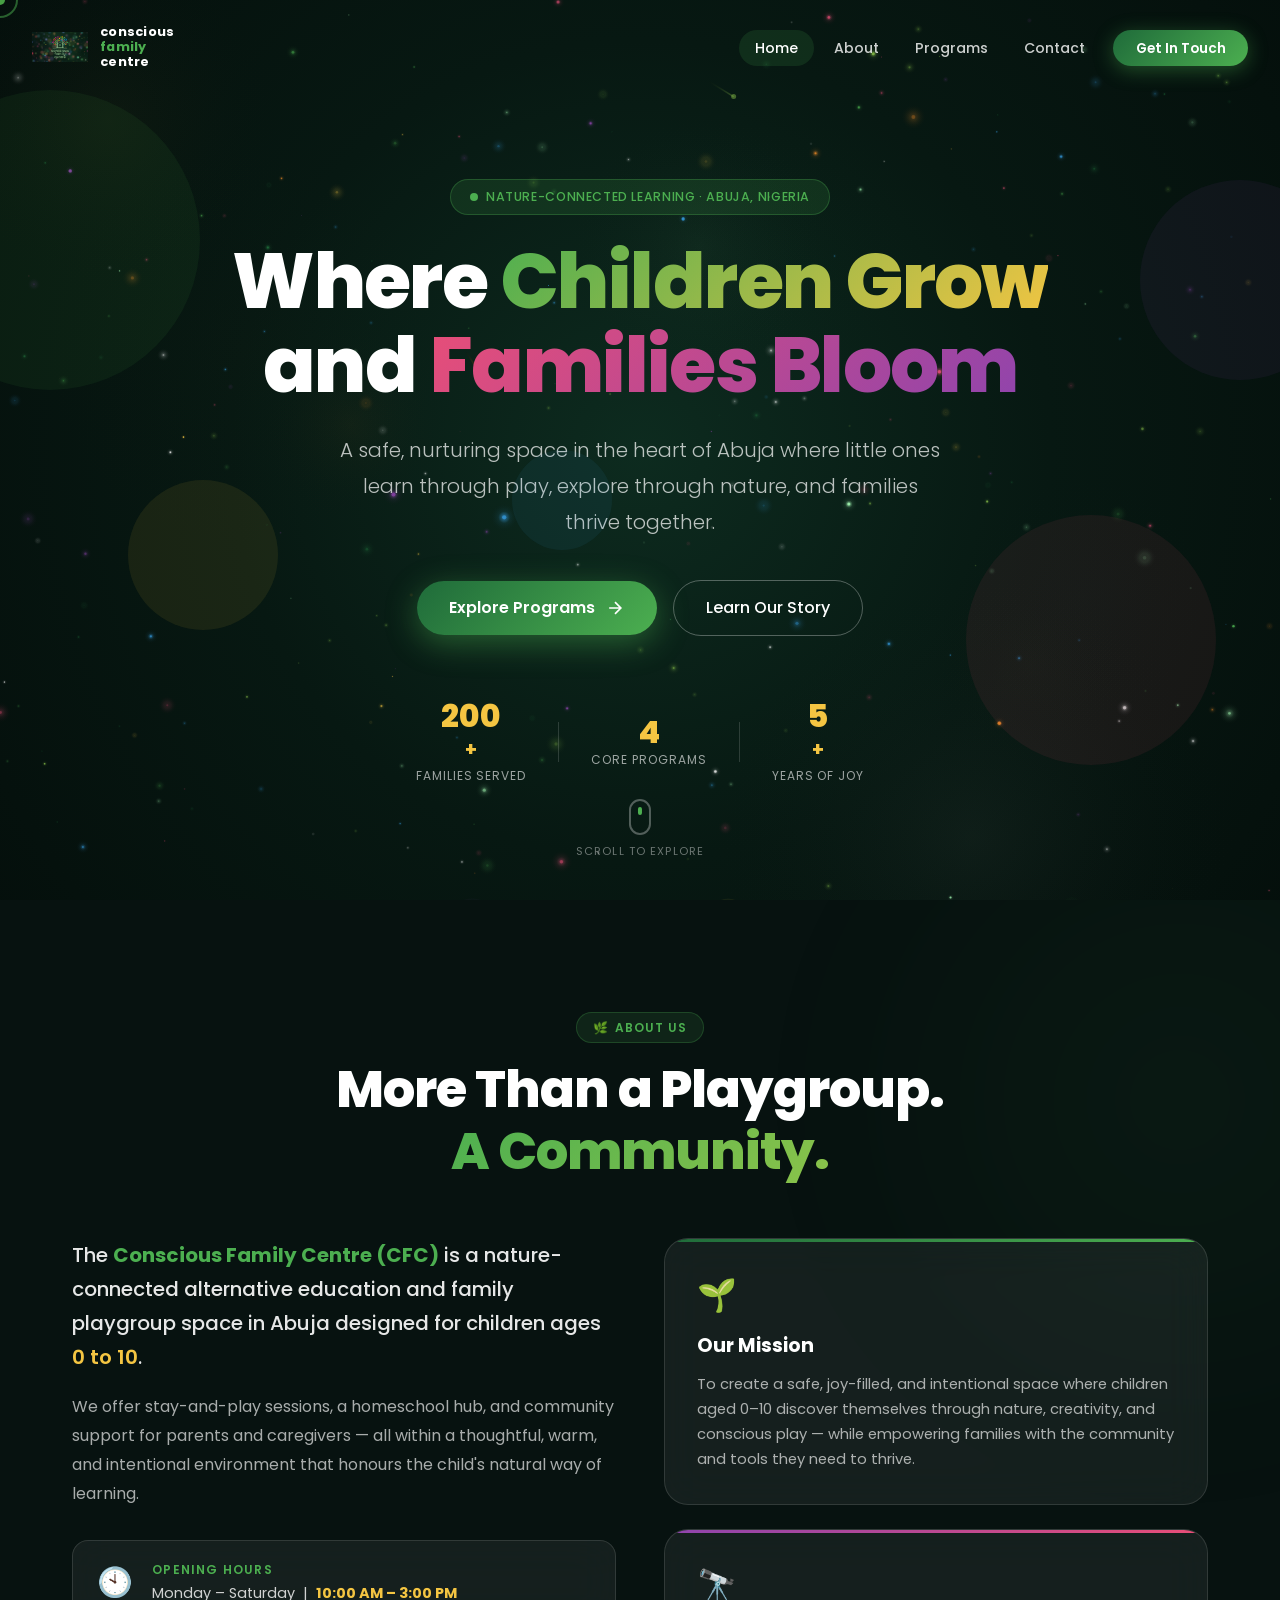
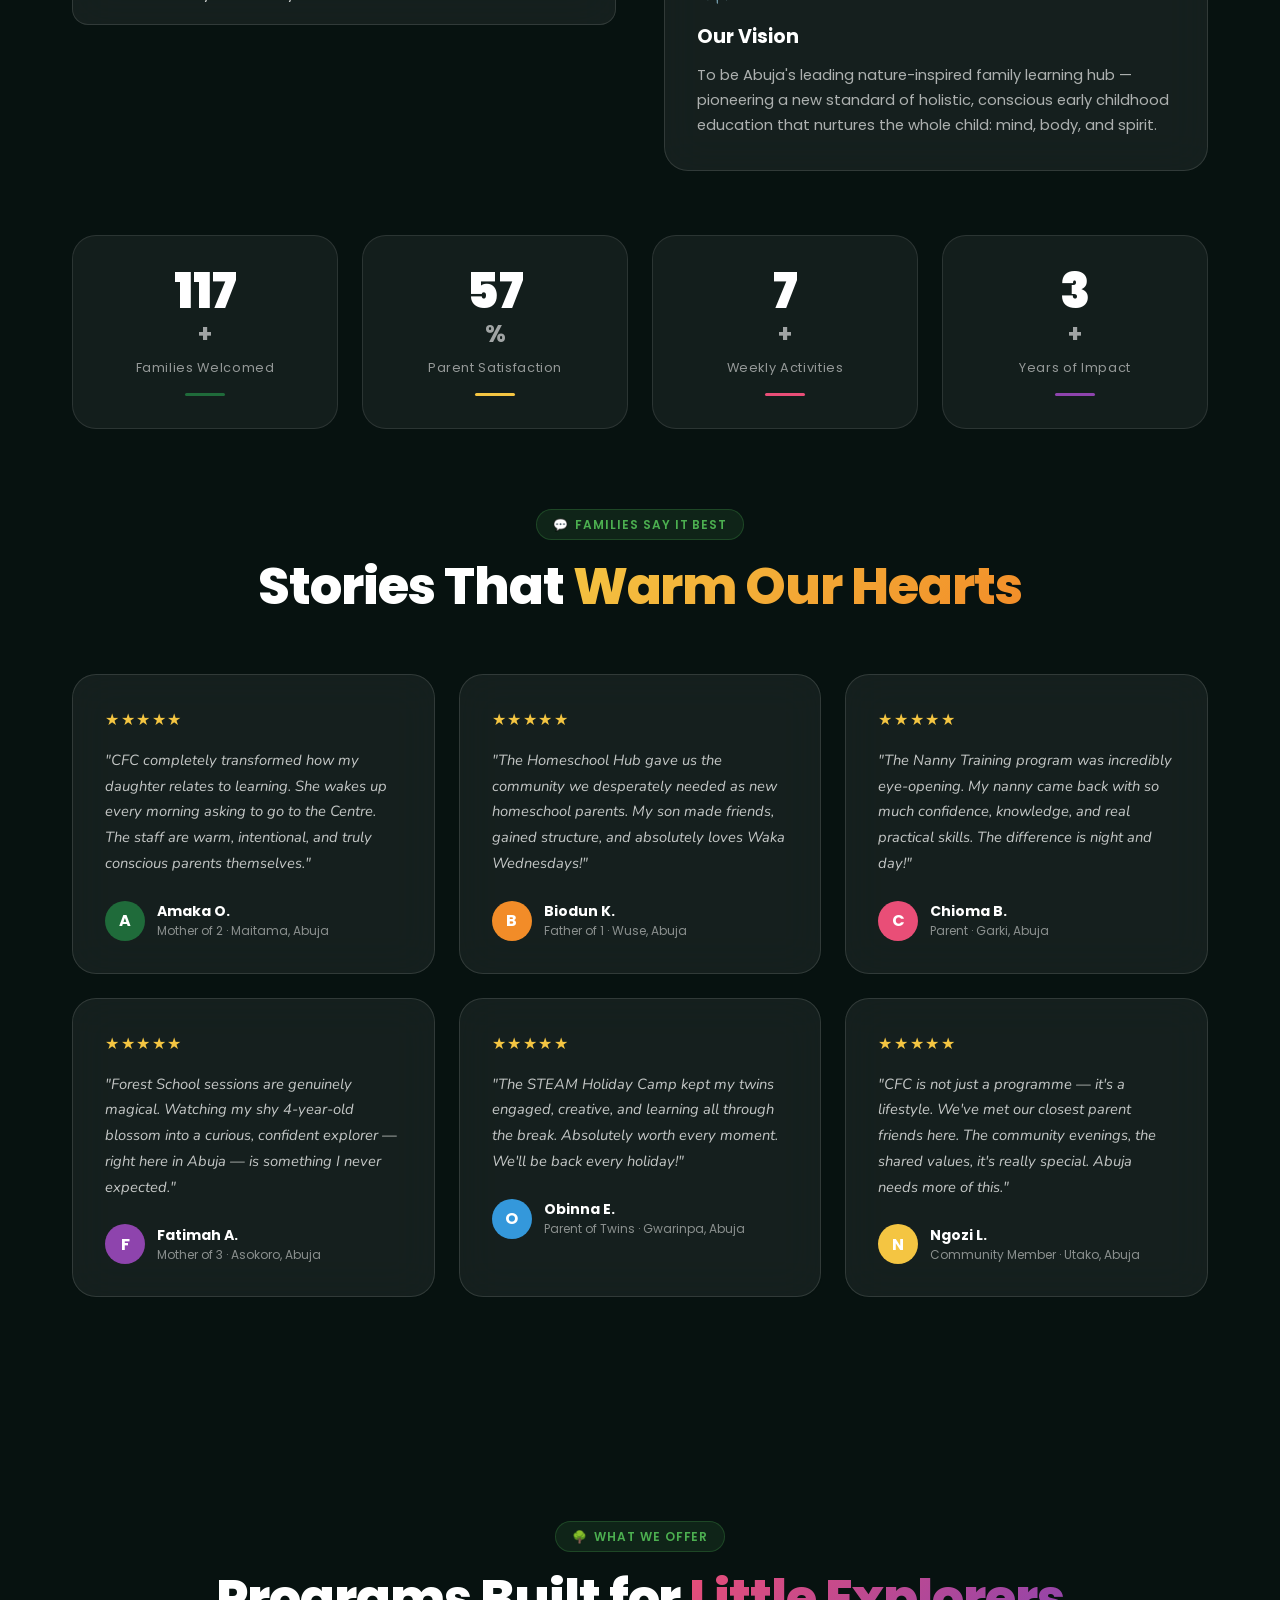
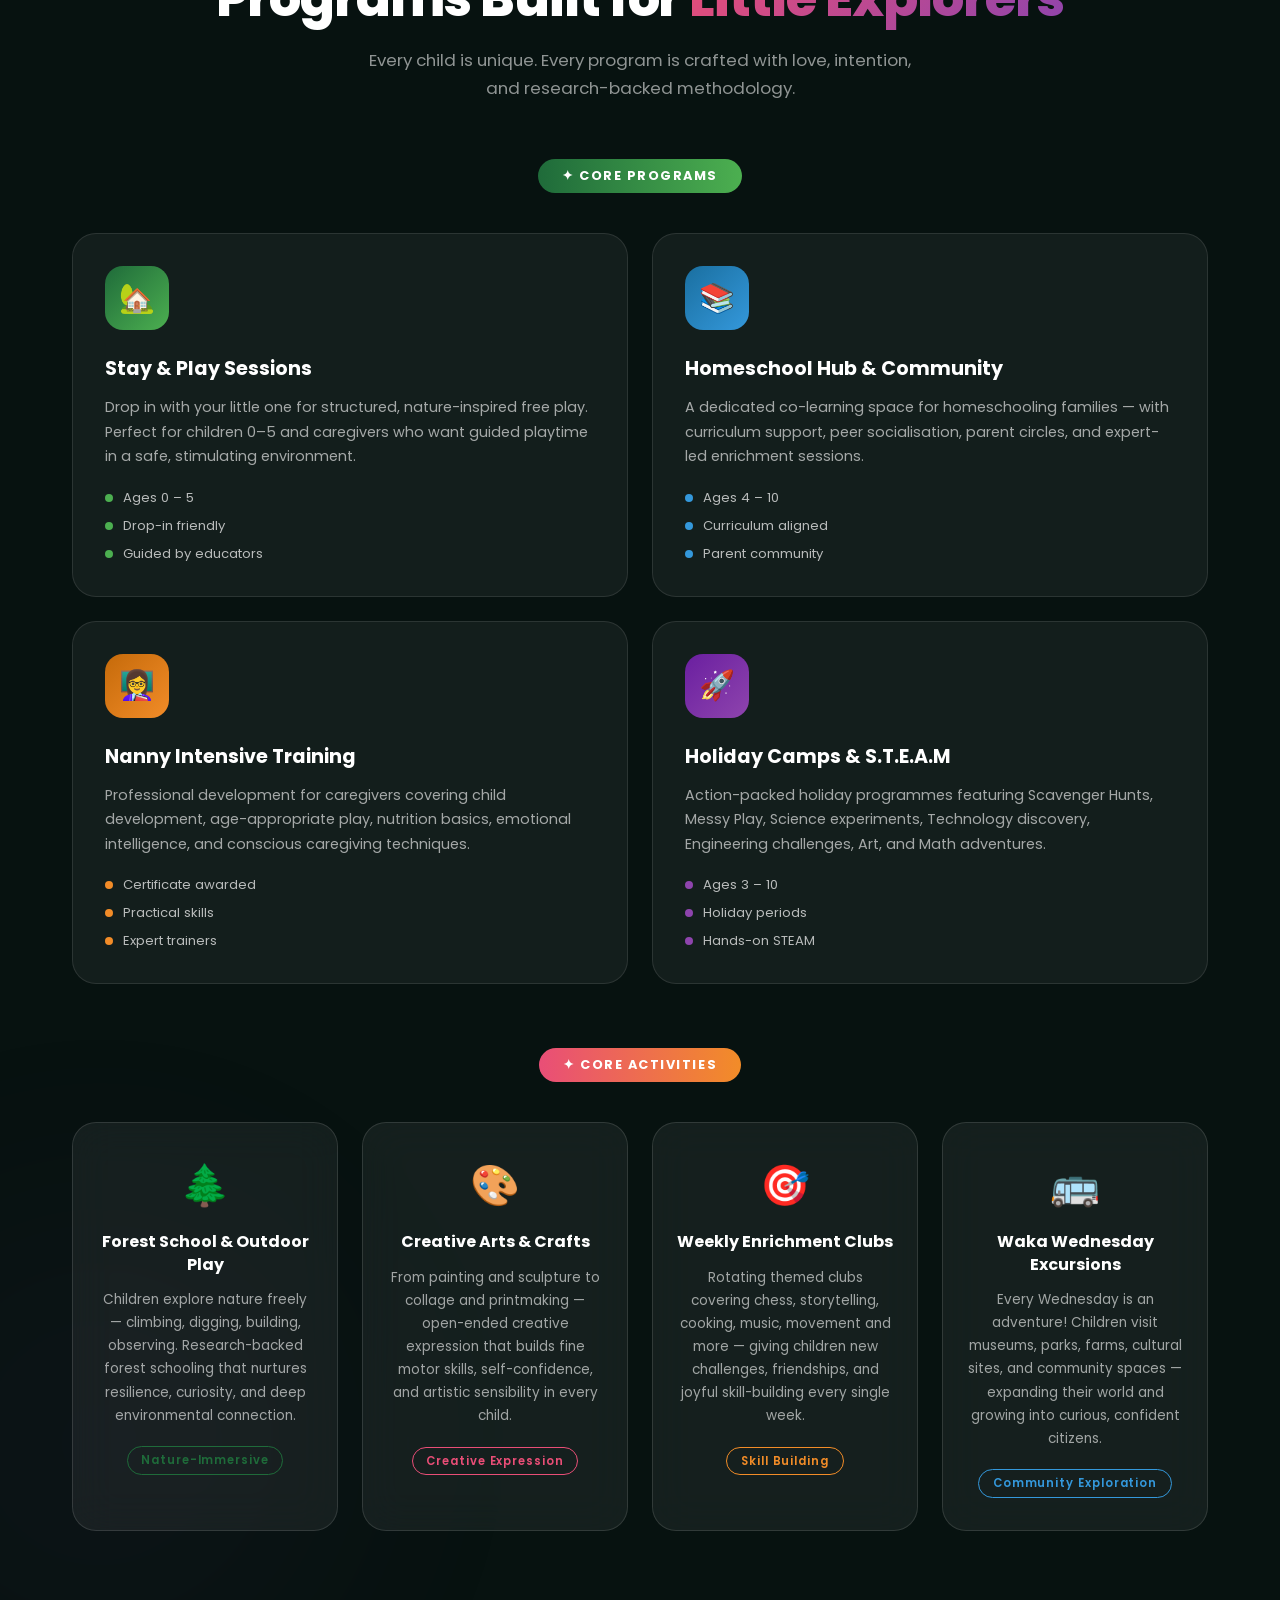
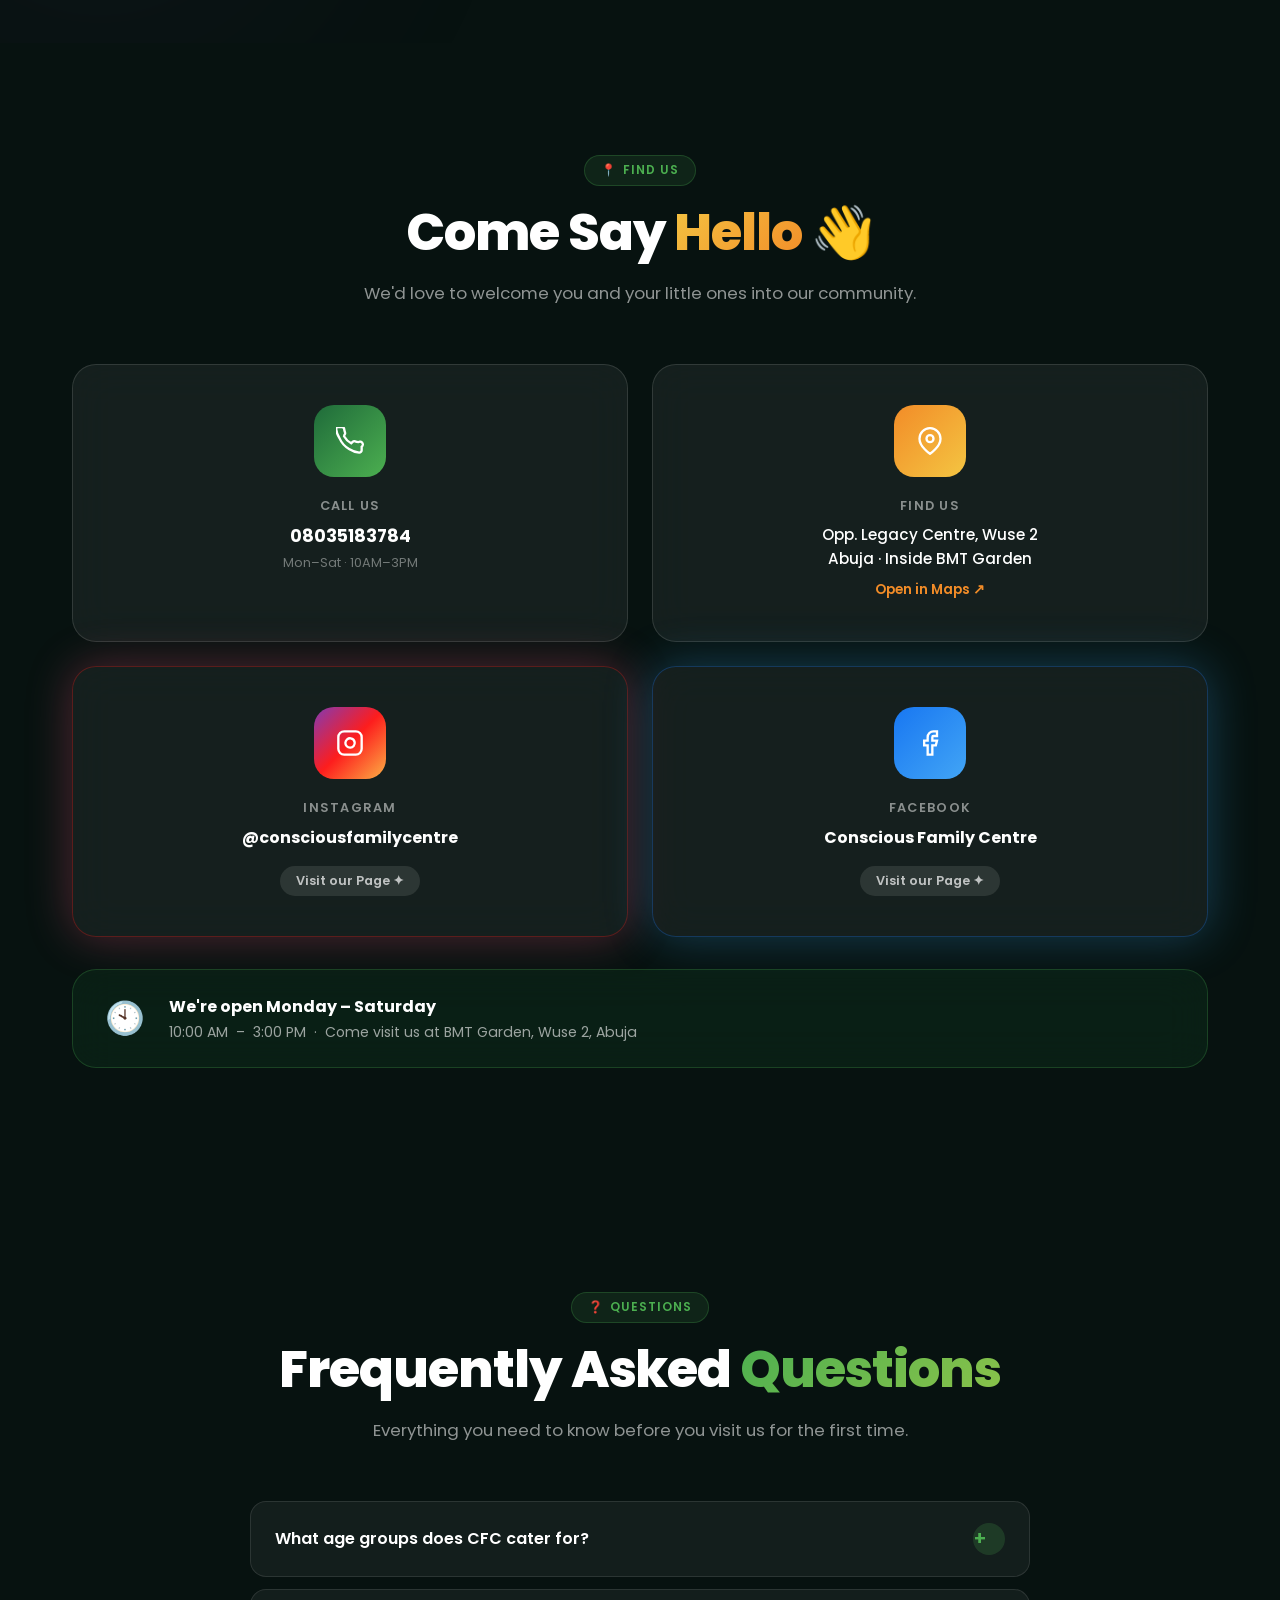
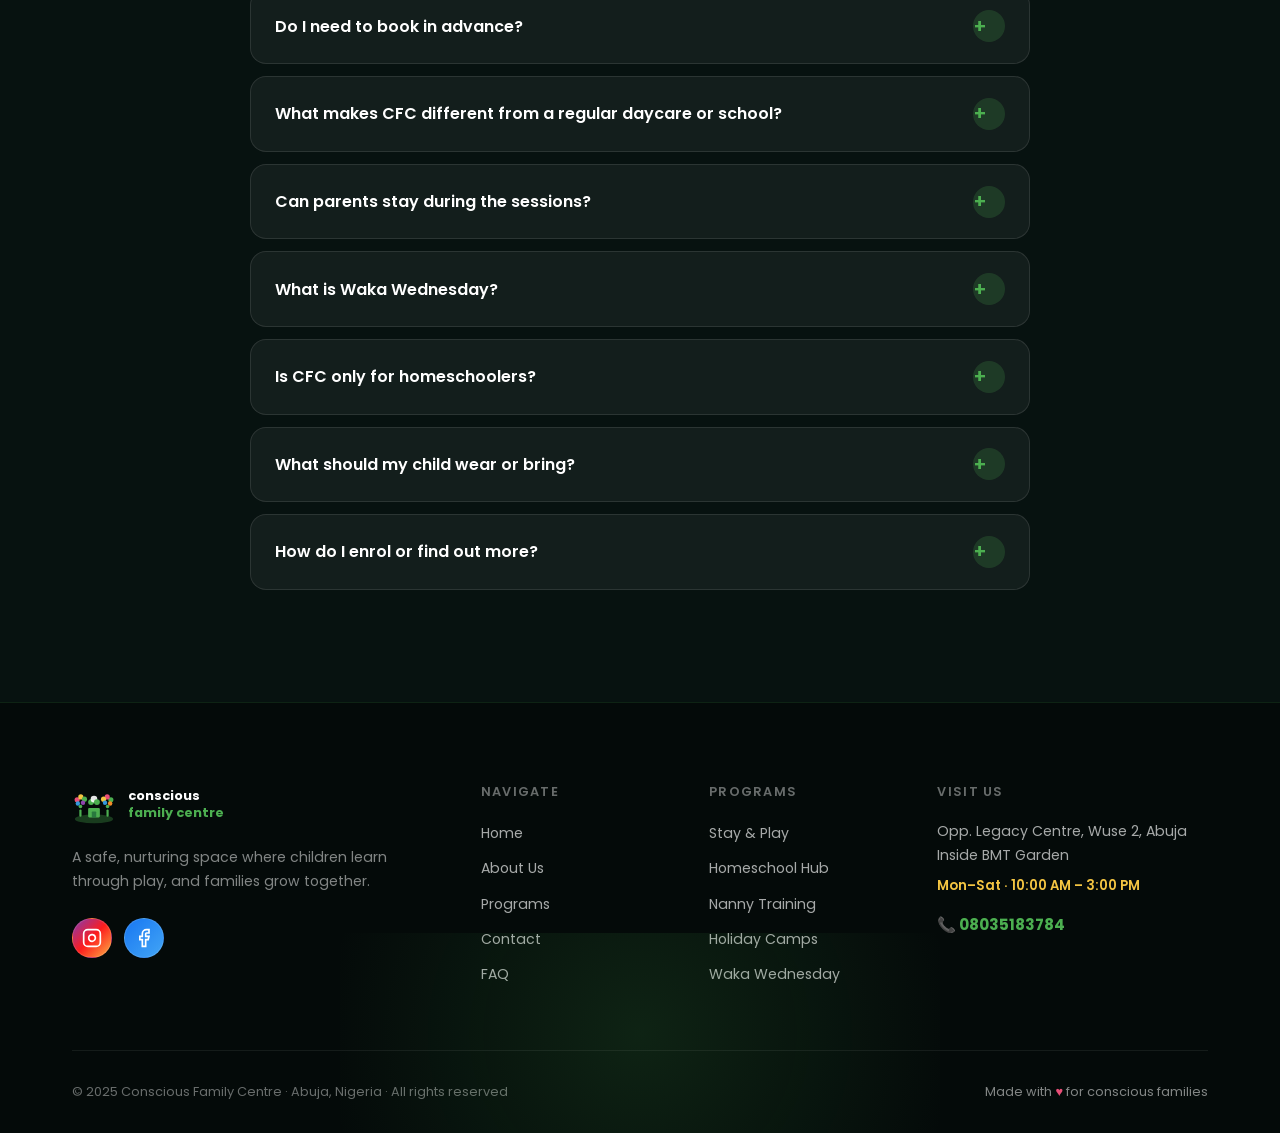
<file: index.html>
<!DOCTYPE html>
<html lang="en">
<head>
  <meta charset="UTF-8" />
  <meta name="viewport" content="width=device-width, initial-scale=1.0"/>
  <title>Conscious Family Centre | Where Children Learn Through Play</title>
  <link rel="preconnect" href="https://fonts.googleapis.com">
  <link href="https://fonts.googleapis.com/css2?family=Poppins:wght@300;400;500;600;700;800;900&family=Nunito:wght@400;600;700;800&display=swap" rel="stylesheet">
  <link rel="stylesheet" href="style.css">
</head>
<body>

<!-- CURSOR -->
<div class="cursor" id="cursor"></div>
<div class="cursor-follower" id="cursorFollower"></div>

<!-- CANVAS BACKGROUND -->
<canvas id="starCanvas"></canvas>

<!-- ========== NAVBAR ========== -->
<nav class="navbar" id="navbar">
  <div class="nav-container">
    <a href="#home" class="nav-logo">
      <div class="logo-svg-wrap">
        <!-- SVG Logo recreation of CFC logo -->
        <div class="logo-svg-wrap">
  <img src="logo.png" alt="Conscious Family Centre Logo" class="custom-logo">
        </div>
      </div>
      <div class="logo-text">
        <span class="logo-line1">conscious</span>
        <span class="logo-line2">family</span>
        <span class="logo-line3">centre</span>
      </div>
    </a>

    <button class="hamburger" id="hamburger" aria-label="Toggle menu">
      <span></span><span></span><span></span>
    </button>

    <ul class="nav-links" id="navLinks">
      <li><a href="#home" class="nav-link active">Home</a></li>
      <li><a href="#about" class="nav-link">About</a></li>
      <li><a href="#programs" class="nav-link">Programs</a></li>
      <li><a href="#contact" class="nav-link">Contact</a></li>
      <li><a href="#contact" class="nav-cta">Get In Touch</a></li>
    </ul>
  </div>
</nav>

<!-- ========== SECTION 1: HOME / HERO ========== -->
<section id="home" class="hero-section">
  <div class="hero-particles" id="heroParticles"></div>
  <div class="hero-content">
    <div class="hero-badge reveal-up">
      <span class="badge-dot"></span>
      Nature-Connected Learning · Abuja, Nigeria
    </div>
    <h1 class="hero-title reveal-up delay-1">
      Where <span class="gradient-text">Children Grow</span><br>
      and <span class="gradient-text-2">Families Bloom</span>
    </h1>
    <p class="hero-subtitle reveal-up delay-2">
      A safe, nurturing space in the heart of Abuja where little ones<br class="desktop-br">
      learn through play, explore through nature, and families thrive together.
    </p>
    <div class="hero-actions reveal-up delay-3">
      <a href="#programs" class="btn-primary">
        <span>Explore Programs</span>
        <svg width="20" height="20" viewBox="0 0 24 24" fill="none" stroke="currentColor" stroke-width="2"><path d="M5 12h14M12 5l7 7-7 7"/></svg>
      </a>
      <a href="#about" class="btn-ghost">Learn Our Story</a>
    </div>
    <div class="hero-stats reveal-up delay-4">
      <div class="stat-item">
        <span class="stat-num" data-target="200">0</span><span class="stat-plus">+</span>
        <span class="stat-label">Families Served</span>
      </div>
      <div class="stat-divider"></div>
      <div class="stat-item">
        <span class="stat-num" data-target="4">0</span>
        <span class="stat-label">Core Programs</span>
      </div>
      <div class="stat-divider"></div>
      <div class="stat-item">
        <span class="stat-num" data-target="5">0</span><span class="stat-plus">+</span>
        <span class="stat-label">Years of Joy</span>
      </div>
    </div>
  </div>
  <div class="hero-scroll-hint">
    <div class="scroll-mouse">
      <div class="scroll-wheel"></div>
    </div>
    <span>Scroll to explore</span>
  </div>

  <!-- Floating 3D shapes -->
  <div class="floating-shape shape-1"></div>
  <div class="floating-shape shape-2"></div>
  <div class="floating-shape shape-3"></div>
  <div class="floating-shape shape-4"></div>
  <div class="floating-shape shape-5"></div>
</section>

<!-- ========== SECTION 2: ABOUT ========== -->
<section id="about" class="about-section">
  <div class="section-bg-deco about-deco"></div>
  <div class="container">

    <div class="section-header reveal-up">
      <div class="section-tag">
        <span class="tag-leaf">🌿</span> About Us
      </div>
      <h2 class="section-title">More Than a Playgroup.<br><span class="highlight-green">A Community.</span></h2>
    </div>

    <div class="about-grid">
      <div class="about-text-block reveal-left">
        <p class="about-lead">
          The <strong>Conscious Family Centre (CFC)</strong> is a nature-connected alternative education and family playgroup space in Abuja designed for children ages <em>0 to 10</em>.
        </p>
        <p class="about-body">
          We offer stay-and-play sessions, a homeschool hub, and community support for parents and caregivers — all within a thoughtful, warm, and intentional environment that honours the child's natural way of learning.
        </p>
        <div class="about-hours glass-card">
          <div class="hours-icon">🕙</div>
          <div>
            <p class="hours-title">Opening Hours</p>
            <p class="hours-time">Monday – Saturday &nbsp;|&nbsp; <strong>10:00 AM – 3:00 PM</strong></p>
          </div>
        </div>
      </div>

      <!-- Mission & Vision -->
      <div class="mv-stack reveal-right">
        <div class="mv-card glass-card tilt-card" data-color="#1F6B3A">
          <div class="mv-icon">🌱</div>
          <h3>Our Mission</h3>
          <p>To create a safe, joy-filled, and intentional space where children aged 0–10 discover themselves through nature, creativity, and conscious play — while empowering families with the community and tools they need to thrive.</p>
        </div>
        <div class="mv-card glass-card tilt-card" data-color="#8E44AD">
          <div class="mv-icon">🔭</div>
          <h3>Our Vision</h3>
          <p>To be Abuja's leading nature-inspired family learning hub — pioneering a new standard of holistic, conscious early childhood education that nurtures the whole child: mind, body, and spirit.</p>
        </div>
      </div>
    </div>

    <!-- Numbers -->
    <div class="numbers-row reveal-up">
      <div class="number-card tilt-card">
        <span class="n-num" data-target="200">0</span><span class="n-plus">+</span>
        <span class="n-label">Families Welcomed</span>
        <div class="n-bar" style="background:#1F6B3A"></div>
      </div>
      <div class="number-card tilt-card">
        <span class="n-num" data-target="98">0</span><span class="n-plus">%</span>
        <span class="n-label">Parent Satisfaction</span>
        <div class="n-bar" style="background:#F4C542"></div>
      </div>
      <div class="number-card tilt-card">
        <span class="n-num" data-target="12">0</span><span class="n-plus">+</span>
        <span class="n-label">Weekly Activities</span>
        <div class="n-bar" style="background:#E94E77"></div>
      </div>
      <div class="number-card tilt-card">
        <span class="n-num" data-target="5">0</span><span class="n-plus">+</span>
        <span class="n-label">Years of Impact</span>
        <div class="n-bar" style="background:#8E44AD"></div>
      </div>
    </div>

    <!-- Testimonials -->
    <div class="section-header reveal-up" style="margin-top:5rem">
      <div class="section-tag">
        <span class="tag-leaf">💬</span> Families Say It Best
      </div>
      <h2 class="section-title">Stories That <span class="highlight-yellow">Warm Our Hearts</span></h2>
    </div>

    <div class="testimonials-grid">
      <div class="testi-card glass-card tilt-card reveal-up delay-1">
        <div class="testi-stars">★★★★★</div>
        <p class="testi-text">"CFC completely transformed how my daughter relates to learning. She wakes up every morning asking to go to the Centre. The staff are warm, intentional, and truly conscious parents themselves."</p>
        <div class="testi-author">
          <div class="testi-avatar" style="background:#1F6B3A">A</div>
          <div>
            <strong>Amaka O.</strong>
            <span>Mother of 2 · Maitama, Abuja</span>
          </div>
        </div>
      </div>
      <div class="testi-card glass-card tilt-card reveal-up delay-2">
        <div class="testi-stars">★★★★★</div>
        <p class="testi-text">"The Homeschool Hub gave us the community we desperately needed as new homeschool parents. My son made friends, gained structure, and absolutely loves Waka Wednesdays!"</p>
        <div class="testi-author">
          <div class="testi-avatar" style="background:#F28C28">B</div>
          <div>
            <strong>Biodun K.</strong>
            <span>Father of 1 · Wuse, Abuja</span>
          </div>
        </div>
      </div>
      <div class="testi-card glass-card tilt-card reveal-up delay-3">
        <div class="testi-stars">★★★★★</div>
        <p class="testi-text">"The Nanny Training program was incredibly eye-opening. My nanny came back with so much confidence, knowledge, and real practical skills. The difference is night and day!"</p>
        <div class="testi-author">
          <div class="testi-avatar" style="background:#E94E77">C</div>
          <div>
            <strong>Chioma B.</strong>
            <span>Parent · Garki, Abuja</span>
          </div>
        </div>
      </div>
      <div class="testi-card glass-card tilt-card reveal-up delay-1">
        <div class="testi-stars">★★★★★</div>
        <p class="testi-text">"Forest School sessions are genuinely magical. Watching my shy 4-year-old blossom into a curious, confident explorer — right here in Abuja — is something I never expected."</p>
        <div class="testi-author">
          <div class="testi-avatar" style="background:#8E44AD">F</div>
          <div>
            <strong>Fatimah A.</strong>
            <span>Mother of 3 · Asokoro, Abuja</span>
          </div>
        </div>
      </div>
      <div class="testi-card glass-card tilt-card reveal-up delay-2">
        <div class="testi-stars">★★★★★</div>
        <p class="testi-text">"The STEAM Holiday Camp kept my twins engaged, creative, and learning all through the break. Absolutely worth every moment. We'll be back every holiday!"</p>
        <div class="testi-author">
          <div class="testi-avatar" style="background:#3498DB">O</div>
          <div>
            <strong>Obinna E.</strong>
            <span>Parent of Twins · Gwarinpa, Abuja</span>
          </div>
        </div>
      </div>
      <div class="testi-card glass-card tilt-card reveal-up delay-3">
        <div class="testi-stars">★★★★★</div>
        <p class="testi-text">"CFC is not just a programme — it's a lifestyle. We've met our closest parent friends here. The community evenings, the shared values, it's really special. Abuja needs more of this."</p>
        <div class="testi-author">
          <div class="testi-avatar" style="background:#F4C542">N</div>
          <div>
            <strong>Ngozi L.</strong>
            <span>Community Member · Utako, Abuja</span>
          </div>
        </div>
      </div>
    </div>

  </div>
</section>

<!-- ========== SECTION 3: PROGRAMS ========== -->
<section id="programs" class="programs-section">
  <div class="section-bg-deco programs-deco"></div>
  <div class="container">
    <div class="section-header reveal-up">
      <div class="section-tag">
        <span class="tag-leaf">🌳</span> What We Offer
      </div>
      <h2 class="section-title">Programs Built for <span class="highlight-pink">Little Explorers</span></h2>
      <p class="section-subtitle">Every child is unique. Every program is crafted with love, intention, and research-backed methodology.</p>
    </div>

    <!-- Core Programs -->
    <div class="programs-label reveal-up">
      <span class="programs-label-text">✦ Core Programs</span>
    </div>

    <div class="programs-grid">
      <div class="program-card tilt-card reveal-up delay-1" data-accent="#1F6B3A">
        <div class="program-icon-wrap" style="background:linear-gradient(135deg,#1F6B3A,#4CAF50)">
          <span class="program-icon">🏡</span>
        </div>
        <div class="program-content">
          <h3>Stay &amp; Play Sessions</h3>
          <p>Drop in with your little one for structured, nature-inspired free play. Perfect for children 0–5 and caregivers who want guided playtime in a safe, stimulating environment.</p>
          <ul class="program-features">
            <li><span class="feat-dot" style="background:#4CAF50"></span>Ages 0 – 5</li>
            <li><span class="feat-dot" style="background:#4CAF50"></span>Drop-in friendly</li>
            <li><span class="feat-dot" style="background:#4CAF50"></span>Guided by educators</li>
          </ul>
        </div>
        <div class="program-glow" style="background:#1F6B3A"></div>
      </div>

      <div class="program-card tilt-card reveal-up delay-2" data-accent="#3498DB">
        <div class="program-icon-wrap" style="background:linear-gradient(135deg,#1a6fa0,#3498DB)">
          <span class="program-icon">📚</span>
        </div>
        <div class="program-content">
          <h3>Homeschool Hub &amp; Community</h3>
          <p>A dedicated co-learning space for homeschooling families — with curriculum support, peer socialisation, parent circles, and expert-led enrichment sessions.</p>
          <ul class="program-features">
            <li><span class="feat-dot" style="background:#3498DB"></span>Ages 4 – 10</li>
            <li><span class="feat-dot" style="background:#3498DB"></span>Curriculum aligned</li>
            <li><span class="feat-dot" style="background:#3498DB"></span>Parent community</li>
          </ul>
        </div>
        <div class="program-glow" style="background:#3498DB"></div>
      </div>

      <div class="program-card tilt-card reveal-up delay-3" data-accent="#F28C28">
        <div class="program-icon-wrap" style="background:linear-gradient(135deg,#c56a0a,#F28C28)">
          <span class="program-icon">👩‍🏫</span>
        </div>
        <div class="program-content">
          <h3>Nanny Intensive Training</h3>
          <p>Professional development for caregivers covering child development, age-appropriate play, nutrition basics, emotional intelligence, and conscious caregiving techniques.</p>
          <ul class="program-features">
            <li><span class="feat-dot" style="background:#F28C28"></span>Certificate awarded</li>
            <li><span class="feat-dot" style="background:#F28C28"></span>Practical skills</li>
            <li><span class="feat-dot" style="background:#F28C28"></span>Expert trainers</li>
          </ul>
        </div>
        <div class="program-glow" style="background:#F28C28"></div>
      </div>

      <div class="program-card tilt-card reveal-up delay-1" data-accent="#8E44AD">
        <div class="program-icon-wrap" style="background:linear-gradient(135deg,#6a1fa0,#8E44AD)">
          <span class="program-icon">🚀</span>
        </div>
        <div class="program-content">
          <h3>Holiday Camps &amp; S.T.E.A.M</h3>
          <p>Action-packed holiday programmes featuring Scavenger Hunts, Messy Play, Science experiments, Technology discovery, Engineering challenges, Art, and Math adventures.</p>
          <ul class="program-features">
            <li><span class="feat-dot" style="background:#8E44AD"></span>Ages 3 – 10</li>
            <li><span class="feat-dot" style="background:#8E44AD"></span>Holiday periods</li>
            <li><span class="feat-dot" style="background:#8E44AD"></span>Hands-on STEAM</li>
          </ul>
        </div>
        <div class="program-glow" style="background:#8E44AD"></div>
      </div>
    </div>

    <!-- Core Activities -->
    <div class="programs-label reveal-up" style="margin-top:4rem">
      <span class="programs-label-text" style="background:linear-gradient(90deg,#E94E77,#F28C28)">✦ Core Activities</span>
    </div>

    <div class="activities-grid">
      <div class="activity-card glass-card tilt-card reveal-up delay-1">
        <div class="activity-emoji">🌲</div>
        <h3>Forest School &amp; Outdoor Play</h3>
        <p>Children explore nature freely — climbing, digging, building, observing. Research-backed forest schooling that nurtures resilience, curiosity, and deep environmental connection.</p>
        <div class="activity-tag" style="color:#1F6B3A;border-color:#1F6B3A">Nature-Immersive</div>
      </div>
      <div class="activity-card glass-card tilt-card reveal-up delay-2">
        <div class="activity-emoji">🎨</div>
        <h3>Creative Arts &amp; Crafts</h3>
        <p>From painting and sculpture to collage and printmaking — open-ended creative expression that builds fine motor skills, self-confidence, and artistic sensibility in every child.</p>
        <div class="activity-tag" style="color:#E94E77;border-color:#E94E77">Creative Expression</div>
      </div>
      <div class="activity-card glass-card tilt-card reveal-up delay-3">
        <div class="activity-emoji">🎯</div>
        <h3>Weekly Enrichment Clubs</h3>
        <p>Rotating themed clubs covering chess, storytelling, cooking, music, movement and more — giving children new challenges, friendships, and joyful skill-building every single week.</p>
        <div class="activity-tag" style="color:#F28C28;border-color:#F28C28">Skill Building</div>
      </div>
      <div class="activity-card glass-card tilt-card reveal-up delay-1">
        <div class="activity-emoji">🚌</div>
        <h3>Waka Wednesday Excursions</h3>
        <p>Every Wednesday is an adventure! Children visit museums, parks, farms, cultural sites, and community spaces — expanding their world and growing into curious, confident citizens.</p>
        <div class="activity-tag" style="color:#3498DB;border-color:#3498DB">Community Exploration</div>
      </div>
    </div>

  </div>
</section>

<!-- ========== SECTION 4: CONTACT ========== -->
<section id="contact" class="contact-section">
  <div class="container">
    <div class="section-header reveal-up">
      <div class="section-tag">
        <span class="tag-leaf">📍</span> Find Us
      </div>
      <h2 class="section-title">Come Say <span class="highlight-yellow">Hello</span> 👋</h2>
      <p class="section-subtitle">We'd love to welcome you and your little ones into our community.</p>
    </div>

    <div class="contact-grid">
      <!-- Phone -->
      <div class="contact-card glass-card tilt-card reveal-up delay-1">
        <div class="contact-icon-wrap" style="background:linear-gradient(135deg,#1F6B3A,#4CAF50)">
          <svg width="28" height="28" viewBox="0 0 24 24" fill="none" stroke="white" stroke-width="2"><path d="M22 16.92v3a2 2 0 01-2.18 2 19.79 19.79 0 01-8.63-3.07A19.5 19.5 0 013.07 9.77 19.79 19.79 0 01.02 1.18 2 2 0 012 0h3a2 2 0 012 1.72c.127.96.361 1.903.7 2.81a2 2 0 01-.45 2.11L6.91 7.91a16 16 0 006.09 6.09l1.27-1.27a2 2 0 012.11-.45c.907.339 1.85.573 2.81.7A2 2 0 0122 16.92z"/></svg>
        </div>
        <h3>Call Us</h3>
        <a href="tel:08035183784" class="contact-value">08035183784</a>
        <p class="contact-note">Mon–Sat · 10AM–3PM</p>
      </div>

      <!-- Location -->
      <div class="contact-card glass-card tilt-card reveal-up delay-2">
        <div class="contact-icon-wrap" style="background:linear-gradient(135deg,#F28C28,#F4C542)">
          <svg width="28" height="28" viewBox="0 0 24 24" fill="none" stroke="white" stroke-width="2"><path d="M21 10c0 7-9 13-9 13s-9-6-9-13a9 9 0 1118 0z"/><circle cx="12" cy="10" r="3"/></svg>
        </div>
        <h3>Find Us</h3>
        <p class="contact-value small">Opp. Legacy Centre, Wuse 2<br>Abuja · Inside BMT Garden</p>
        <a href="https://maps.google.com/?q=Wuse+2+Abuja" target="_blank" class="contact-link">Open in Maps ↗</a>
      </div>

      <!-- Instagram -->
      <div class="contact-card glass-card tilt-card reveal-up delay-3 social-glow-card" data-glow="#E94E77">
        <a href="https://www.instagram.com/consciousfamilycentre/" target="_blank" class="social-link-full">
          <div class="contact-icon-wrap social-glow instagram-glow">
            <svg width="28" height="28" viewBox="0 0 24 24" fill="none" stroke="white" stroke-width="2"><rect x="2" y="2" width="20" height="20" rx="5" ry="5"/><path d="M16 11.37A4 4 0 1112.63 8 4 4 0 0116 11.37z"/><line x1="17.5" y1="6.5" x2="17.51" y2="6.5"/></svg>
          </div>
          <h3>Instagram</h3>
          <span class="contact-value social-handle">@consciousfamilycentre</span>
          <span class="social-cta">Visit our Page ✦</span>
        </a>
      </div>

      <!-- Facebook -->
      <div class="contact-card glass-card tilt-card reveal-up delay-1 social-glow-card" data-glow="#3498DB">
        <a href="https://www.facebook.com/reel/1488788116158630/?app=fbl" target="_blank" class="social-link-full">
          <div class="contact-icon-wrap social-glow facebook-glow">
            <svg width="28" height="28" viewBox="0 0 24 24" fill="none" stroke="white" stroke-width="2"><path d="M18 2h-3a5 5 0 00-5 5v3H7v4h3v8h4v-8h3l1-4h-4V7a1 1 0 011-1h3z"/></svg>
          </div>
          <h3>Facebook</h3>
          <span class="contact-value social-handle">Conscious Family Centre</span>
          <span class="social-cta">Visit our Page ✦</span>
        </a>
      </div>
    </div>

    <!-- Hours bar -->
    <div class="hours-banner reveal-up glass-card">
      <div class="hours-banner-icon">🕙</div>
      <div class="hours-banner-text">
        <strong>We're open Monday – Saturday</strong>
        <span>10:00 AM &nbsp;–&nbsp; 3:00 PM &nbsp;·&nbsp; Come visit us at BMT Garden, Wuse 2, Abuja</span>
      </div>
    </div>
  </div>
</section>

<!-- ========== SECTION 5: FAQ ========== -->
<section id="faq" class="faq-section">
  <div class="container">
    <div class="section-header reveal-up">
      <div class="section-tag">
        <span class="tag-leaf">❓</span> Questions
      </div>
      <h2 class="section-title">Frequently Asked <span class="highlight-green">Questions</span></h2>
      <p class="section-subtitle">Everything you need to know before you visit us for the first time.</p>
    </div>

    <div class="faq-list">
      <div class="faq-item reveal-up delay-1">
        <button class="faq-question" aria-expanded="false">
          <span>What age groups does CFC cater for?</span>
          <div class="faq-icon"><span>+</span></div>
        </button>
        <div class="faq-answer">
          <p>CFC warmly welcomes children aged <strong>0 to 10 years</strong>. Our programmes are carefully designed to match different developmental stages — from babies and toddlers in Stay &amp; Play, to older children in the Homeschool Hub and STEAM camps.</p>
        </div>
      </div>

      <div class="faq-item reveal-up delay-2">
        <button class="faq-question" aria-expanded="false">
          <span>Do I need to book in advance?</span>
          <div class="faq-icon"><span>+</span></div>
        </button>
        <div class="faq-answer">
          <p>For <strong>Stay &amp; Play</strong> sessions, drop-ins are welcome! For Homeschool Hub, Nanny Training, and Holiday Camps, we do recommend contacting us in advance to confirm availability and secure a spot.</p>
        </div>
      </div>

      <div class="faq-item reveal-up delay-3">
        <button class="faq-question" aria-expanded="false">
          <span>What makes CFC different from a regular daycare or school?</span>
          <div class="faq-icon"><span>+</span></div>
        </button>
        <div class="faq-answer">
          <p>CFC is <strong>not a daycare or conventional school</strong>. We are a conscious, nature-connected learning community. Our philosophy is rooted in child-led play, forest schooling, emotional intelligence, creative expression, and community — values that are rarely found in traditional childcare settings in Abuja.</p>
        </div>
      </div>

      <div class="faq-item reveal-up delay-1">
        <button class="faq-question" aria-expanded="false">
          <span>Can parents stay during the sessions?</span>
          <div class="faq-icon"><span>+</span></div>
        </button>
        <div class="faq-answer">
          <p>Absolutely! Many of our sessions are designed as <strong>stay-and-play</strong> experiences where parents and caregivers are encouraged to participate. We believe in whole-family engagement and building a strong parent community.</p>
        </div>
      </div>

      <div class="faq-item reveal-up delay-2">
        <button class="faq-question" aria-expanded="false">
          <span>What is Waka Wednesday?</span>
          <div class="faq-icon"><span>+</span></div>
        </button>
        <div class="faq-answer">
          <p>"Waka" means "to walk/go" in Nigerian Pidgin. <strong>Waka Wednesday</strong> is our beloved weekly excursion day where children venture out into Abuja — visiting museums, parks, farms, cultural spaces, and community places to expand their worldview and build confidence in real-world settings.</p>
        </div>
      </div>

      <div class="faq-item reveal-up delay-3">
        <button class="faq-question" aria-expanded="false">
          <span>Is CFC only for homeschoolers?</span>
          <div class="faq-icon"><span>+</span></div>
        </button>
        <div class="faq-answer">
          <p>Not at all! While we have a dedicated Homeschool Hub, CFC is open to <strong>all families</strong> — whether your children attend conventional school, are homeschooled, or are still too young for school. We are a community space for everyone who values conscious, nature-connected childhood.</p>
        </div>
      </div>

      <div class="faq-item reveal-up delay-1">
        <button class="faq-question" aria-expanded="false">
          <span>What should my child wear or bring?</span>
          <div class="faq-icon"><span>+</span></div>
        </button>
        <div class="faq-answer">
          <p>Comfortable, <strong>play-friendly clothing</strong> is best — we get messy, muddy, and creative! Closed shoes are recommended for outdoor sessions. For Stay &amp; Play, you can bring snacks and a change of clothes. We provide all art and craft materials.</p>
        </div>
      </div>

      <div class="faq-item reveal-up delay-2">
        <button class="faq-question" aria-expanded="false">
          <span>How do I enrol or find out more?</span>
          <div class="faq-icon"><span>+</span></div>
        </button>
        <div class="faq-answer">
          <p>The easiest way is to <strong>call or WhatsApp us on 08035183784</strong>, or send us a DM on Instagram <em>@consciousfamilycentre</em>. You can also simply visit us during opening hours (Mon–Sat, 10AM–3PM) at BMT Garden, Wuse 2, Abuja — we'd love to show you around!</p>
        </div>
      </div>
    </div>
  </div>
</section>

<!-- ========== FOOTER ========== -->
<footer class="footer">
  <div class="footer-glow"></div>
  <div class="container">
    <div class="footer-grid">
      <div class="footer-brand">
        <div class="footer-logo">
          <svg width="44" height="44" viewBox="0 0 120 120" fill="none" xmlns="http://www.w3.org/2000/svg">
            <ellipse cx="60" cy="98" rx="52" ry="12" fill="#4CAF50" opacity="0.3"/>
            <rect x="44" y="68" width="32" height="26" rx="3" fill="#4CAF50"/>
            <rect x="54" y="78" width="12" height="16" rx="2" fill="#1F6B3A" opacity="0.8"/>
            <rect x="20" y="72" width="6" height="20" rx="3" fill="#4CAF50"/>
            <rect x="94" y="72" width="6" height="20" rx="3" fill="#4CAF50"/>
            <circle cx="23" cy="64" r="5" fill="#4CAF50"/>
            <circle cx="97" cy="64" r="5" fill="#4CAF50"/>
            <circle cx="14" cy="46" r="7" fill="#E94E77"/>
            <circle cx="24" cy="38" r="7" fill="#F4C542"/>
            <circle cx="34" cy="44" r="7" fill="#4CAF50"/>
            <circle cx="16" cy="56" r="6" fill="#3498DB"/>
            <circle cx="30" cy="54" r="6" fill="#8E44AD"/>
            <circle cx="106" cy="46" r="7" fill="#4CAF50"/>
            <circle cx="96" cy="38" r="7" fill="#E94E77"/>
            <circle cx="86" cy="44" r="7" fill="#F4C542"/>
            <circle cx="104" cy="56" r="6" fill="#F28C28"/>
            <circle cx="90" cy="54" r="6" fill="#3498DB"/>
            <circle cx="52" cy="52" r="8" fill="#4CAF50"/>
            <circle cx="60" cy="44" r="9" fill="#fff" opacity="0.9"/>
            <circle cx="68" cy="52" r="8" fill="#4CAF50"/>
          </svg>
          <div class="footer-logo-text">
            <span>conscious</span>
            <span>family centre</span>
          </div>
        </div>
        <p class="footer-tagline">A safe, nurturing space where children learn through play, and families grow together.</p>
        <div class="footer-socials">
          <a href="https://www.instagram.com/consciousfamilycentre/" target="_blank" class="footer-social instagram-glow">
            <svg width="20" height="20" viewBox="0 0 24 24" fill="none" stroke="currentColor" stroke-width="2"><rect x="2" y="2" width="20" height="20" rx="5" ry="5"/><path d="M16 11.37A4 4 0 1112.63 8 4 4 0 0116 11.37z"/><line x1="17.5" y1="6.5" x2="17.51" y2="6.5"/></svg>
          </a>
          <a href="https://www.facebook.com/reel/1488788116158630/?app=fbl" target="_blank" class="footer-social facebook-glow">
            <svg width="20" height="20" viewBox="0 0 24 24" fill="none" stroke="currentColor" stroke-width="2"><path d="M18 2h-3a5 5 0 00-5 5v3H7v4h3v8h4v-8h3l1-4h-4V7a1 1 0 011-1h3z"/></svg>
          </a>
        </div>
      </div>

      <div class="footer-col">
        <h4>Navigate</h4>
        <ul>
          <li><a href="#home">Home</a></li>
          <li><a href="#about">About Us</a></li>
          <li><a href="#programs">Programs</a></li>
          <li><a href="#contact">Contact</a></li>
          <li><a href="#faq">FAQ</a></li>
        </ul>
      </div>

      <div class="footer-col">
        <h4>Programs</h4>
        <ul>
          <li><a href="#programs">Stay &amp; Play</a></li>
          <li><a href="#programs">Homeschool Hub</a></li>
          <li><a href="#programs">Nanny Training</a></li>
          <li><a href="#programs">Holiday Camps</a></li>
          <li><a href="#programs">Waka Wednesday</a></li>
        </ul>
      </div>

      <div class="footer-col">
        <h4>Visit Us</h4>
        <p class="footer-address">Opp. Legacy Centre, Wuse 2, Abuja<br>Inside BMT Garden</p>
        <p class="footer-hours">Mon–Sat · 10:00 AM – 3:00 PM</p>
        <a href="tel:08035183784" class="footer-phone">📞 08035183784</a>
      </div>
    </div>

    <div class="footer-bottom">
      <p>© 2025 Conscious Family Centre · Abuja, Nigeria · All rights reserved</p>
      <p class="footer-love">Made with <span class="love-heart">♥</span> for conscious families</p>
    </div>
  </div>
</footer>

<!-- Back to top -->
<button class="back-to-top" id="backToTop" aria-label="Back to top">
  <svg width="20" height="20" viewBox="0 0 24 24" fill="none" stroke="currentColor" stroke-width="2.5"><path d="M18 15l-6-6-6 6"/></svg>
</button>

<script src="script.js"></script>
</body>
</html>
</file>
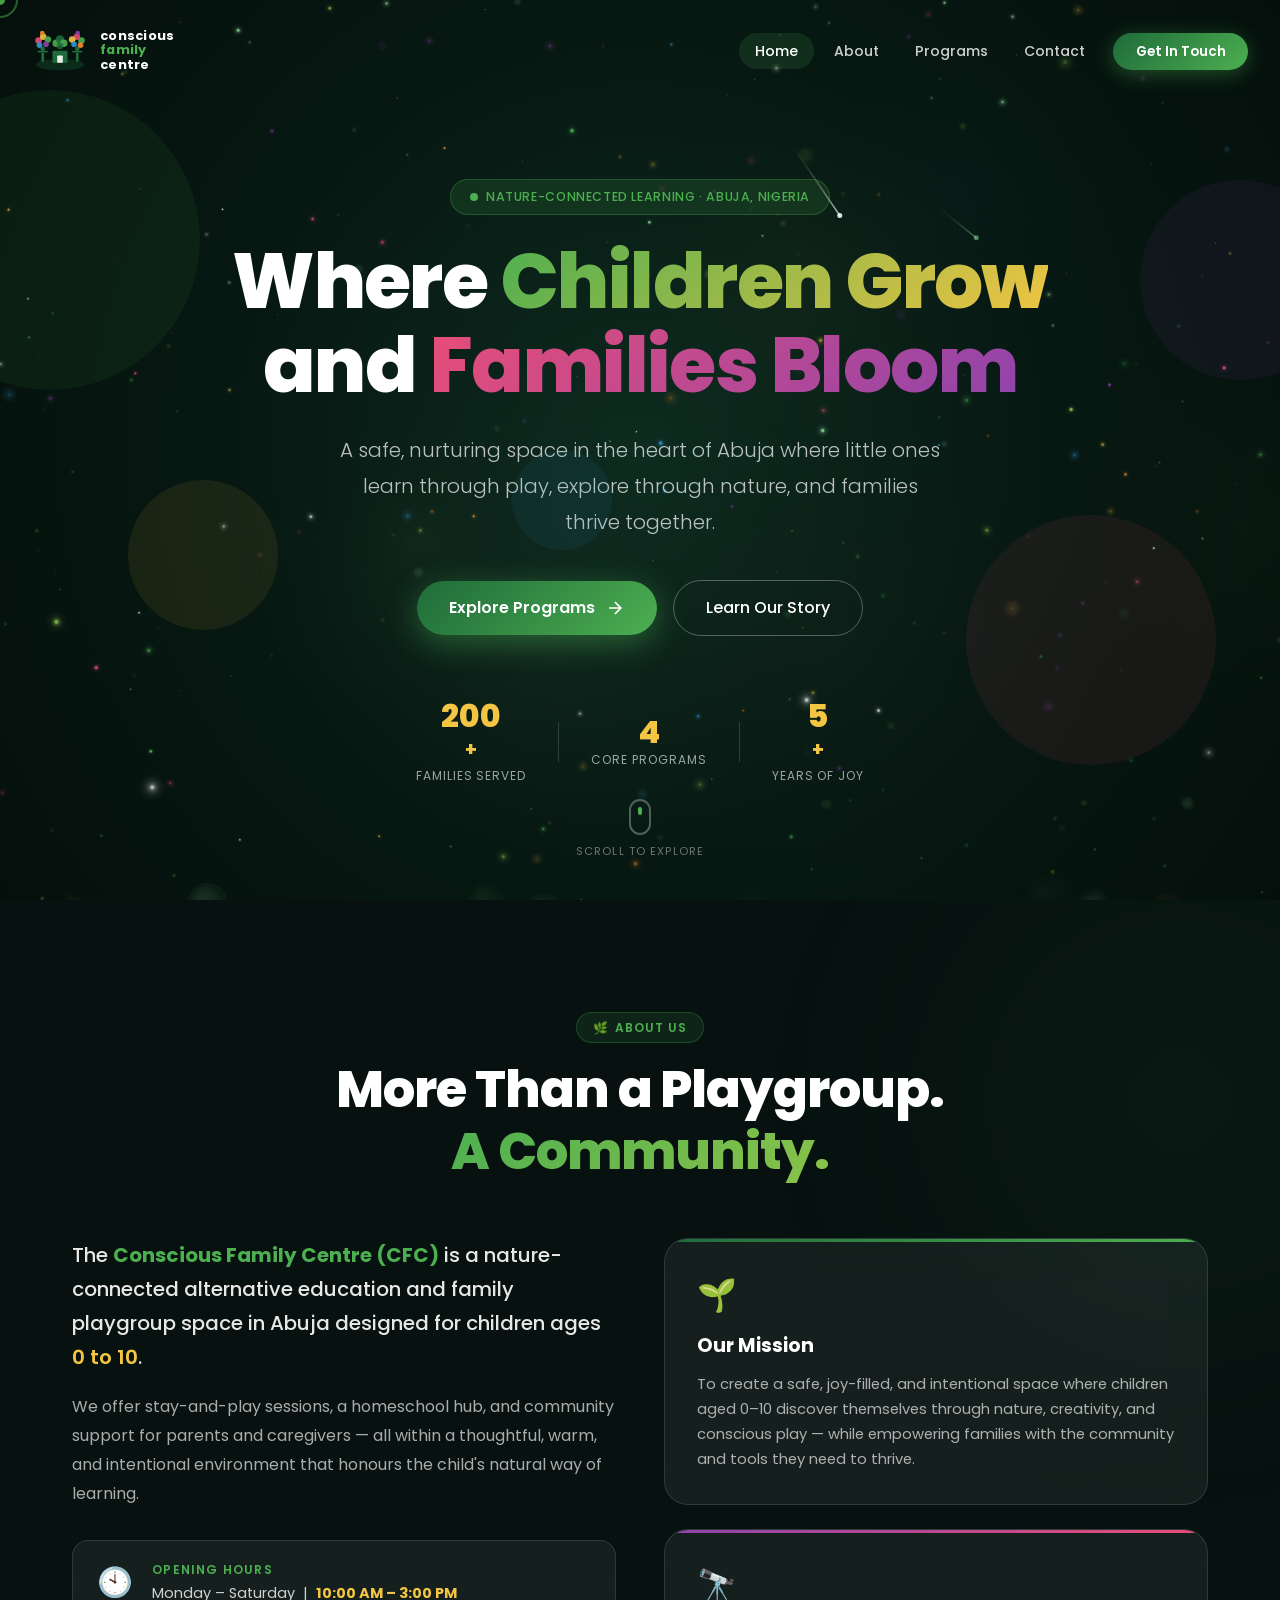
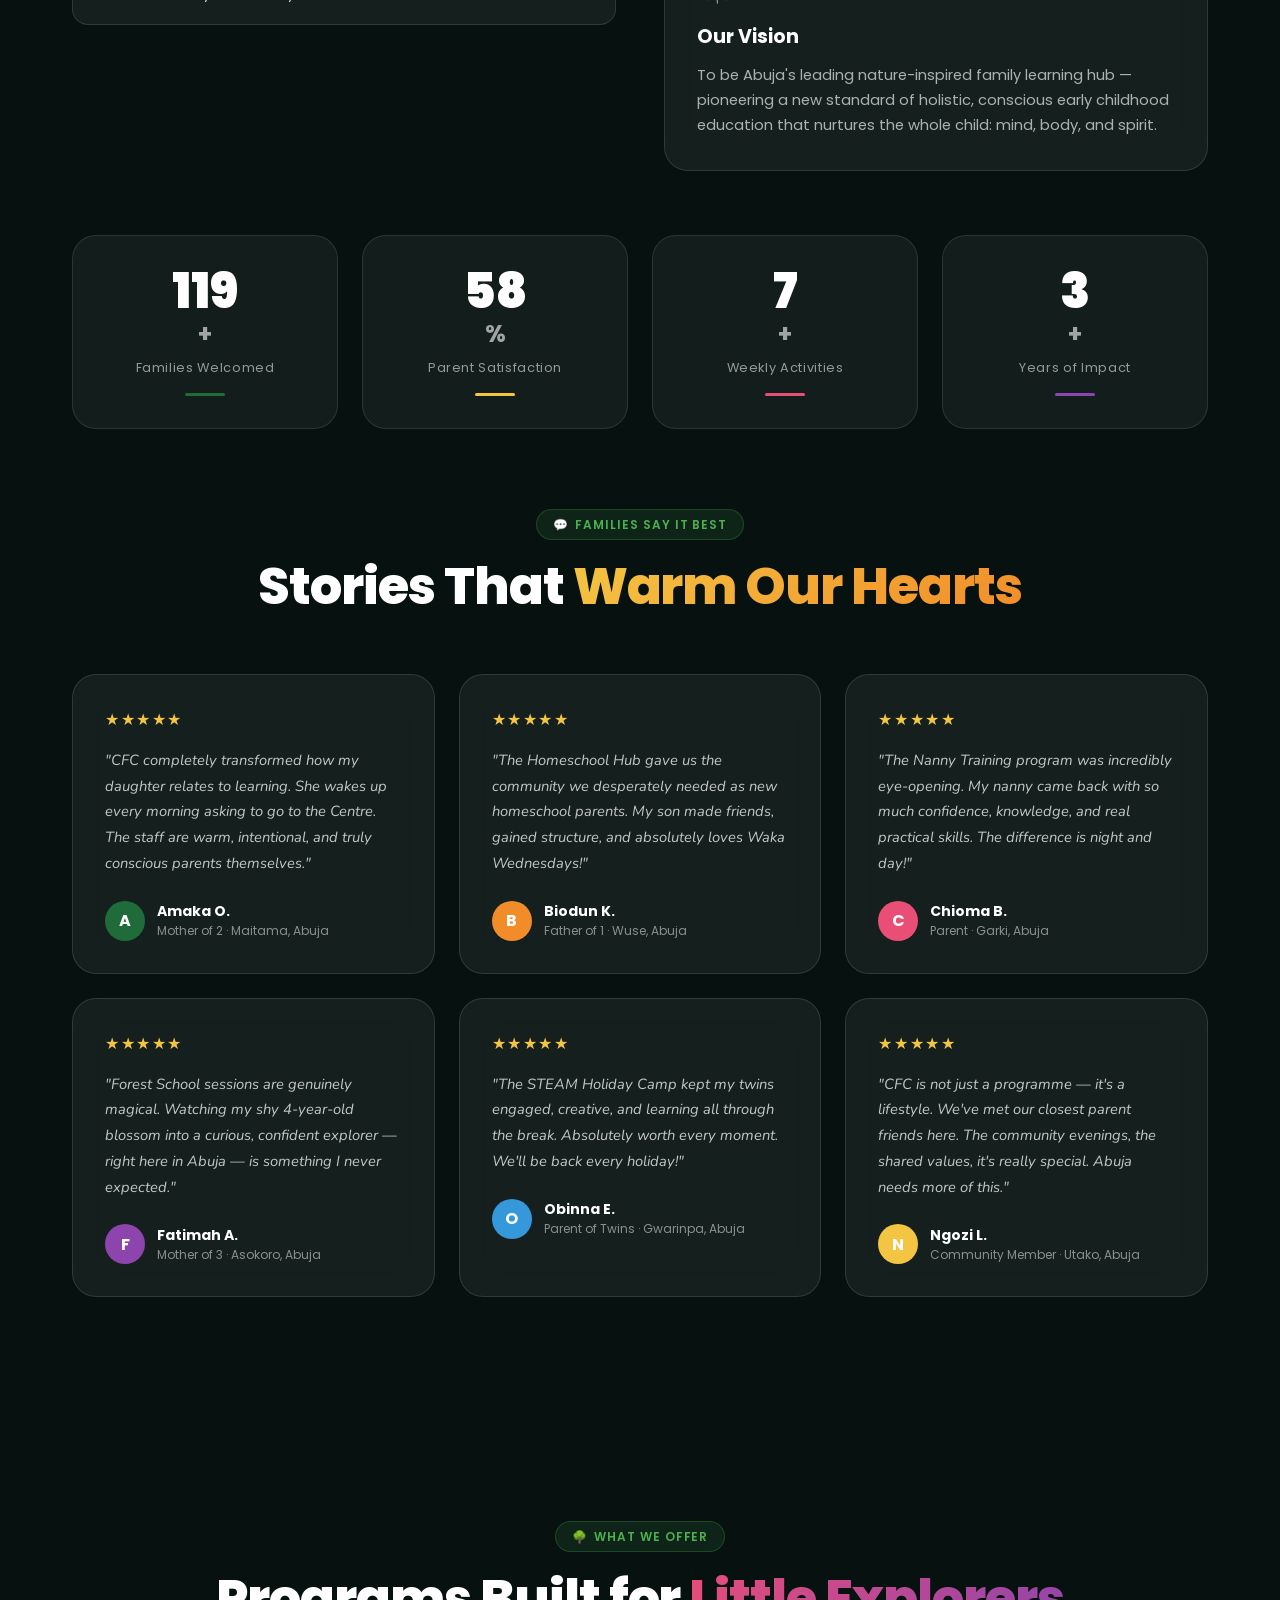
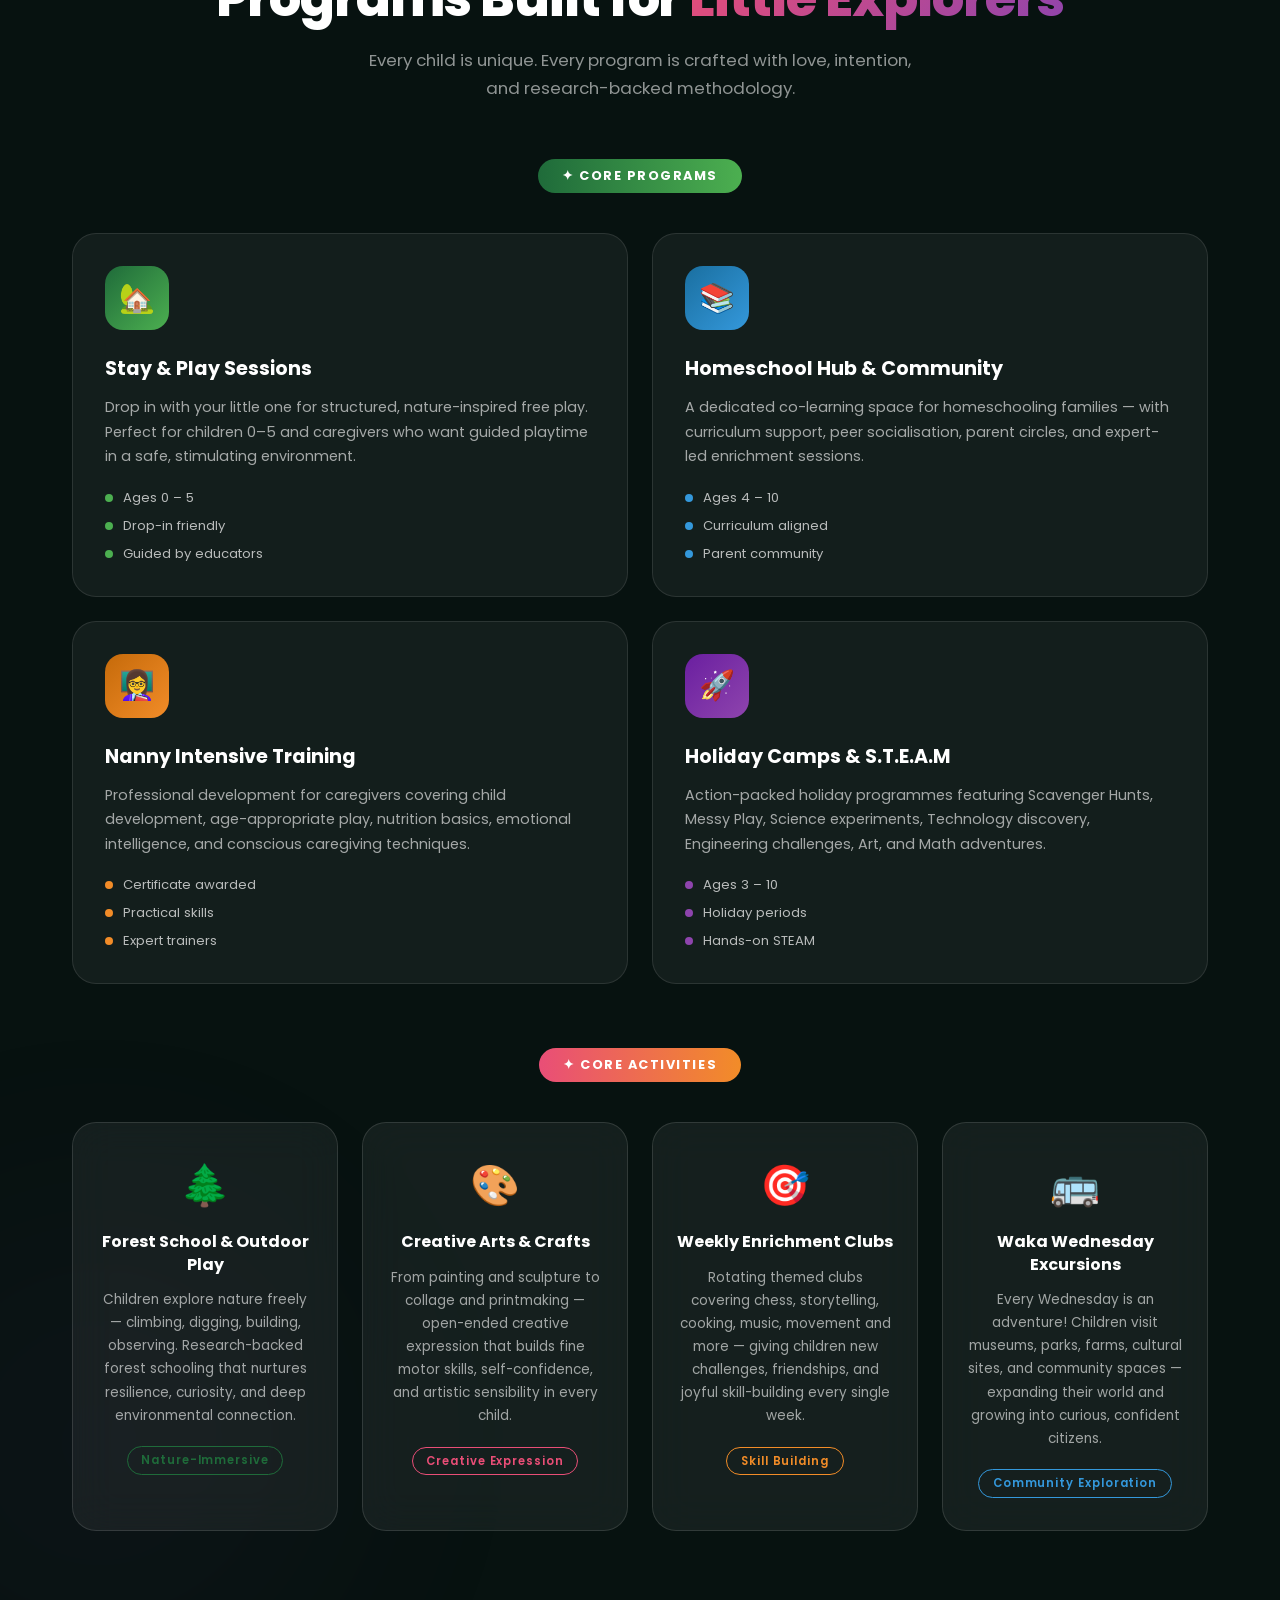
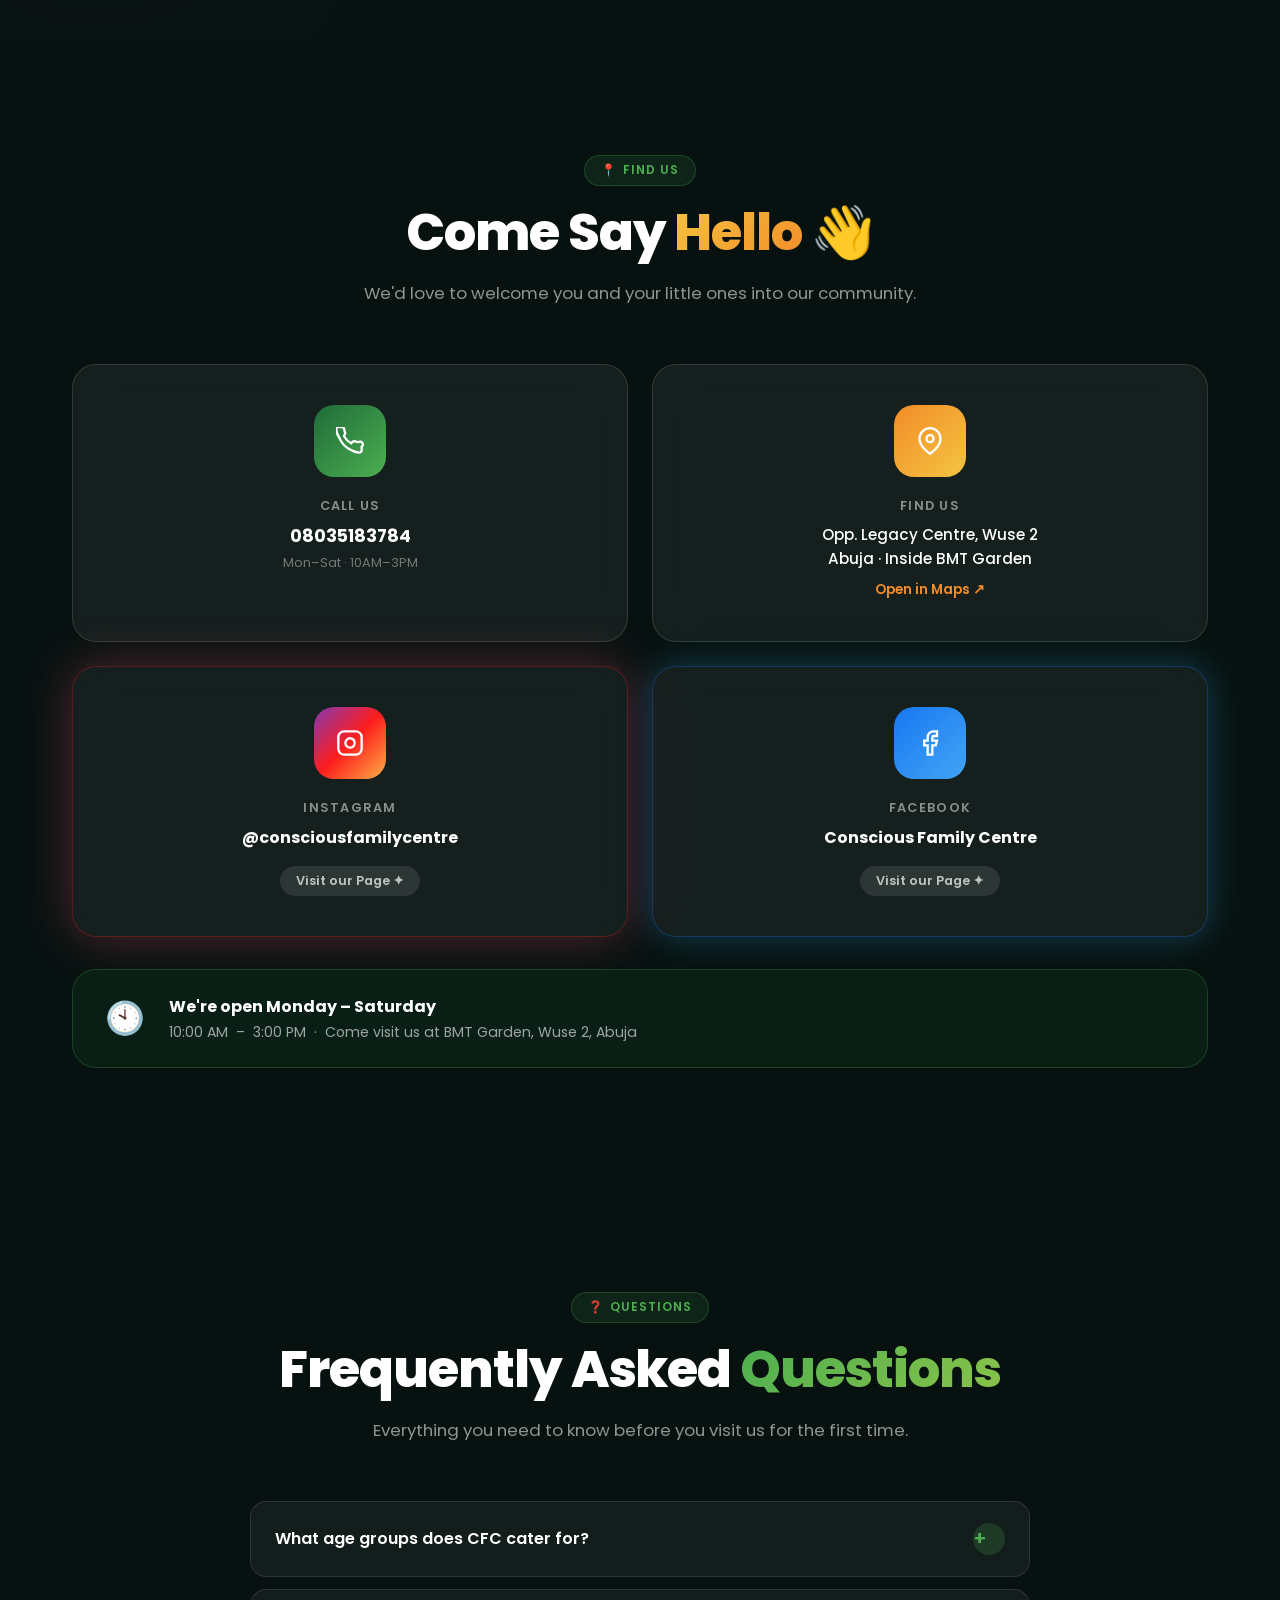
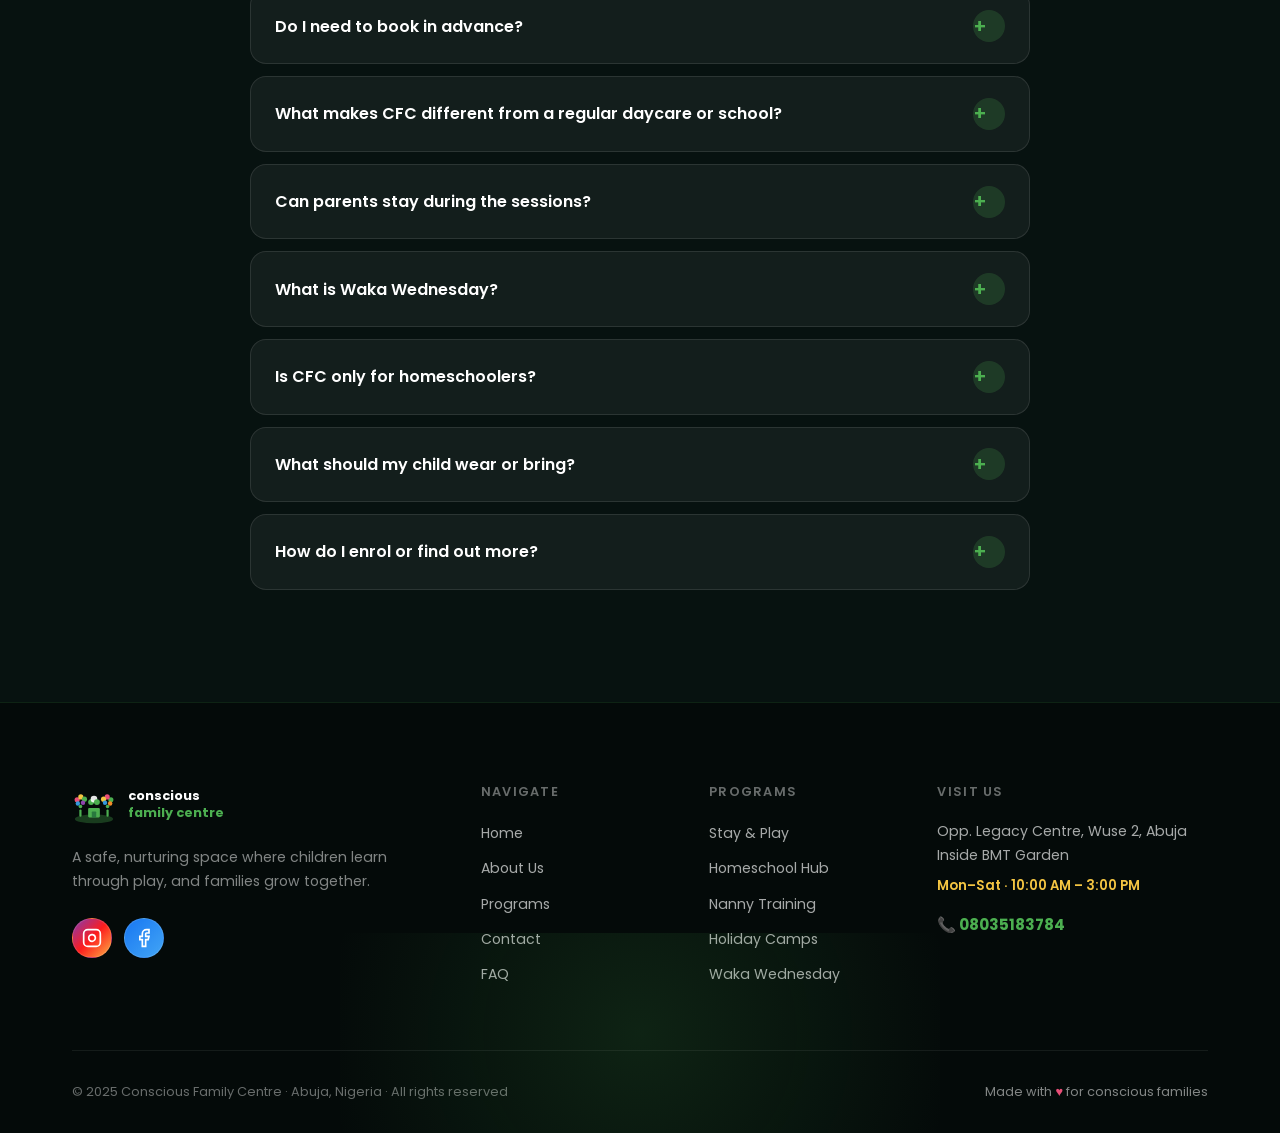
<file: cfc-website-complete.html>
<!DOCTYPE html>
<html lang="en">
<head>
  <meta charset="UTF-8" />
  <meta name="viewport" content="width=device-width, initial-scale=1.0"/>
  <title>Conscious Family Centre | Where Children Learn Through Play</title>
  <link rel="preconnect" href="https://fonts.googleapis.com">
  <link href="https://fonts.googleapis.com/css2?family=Poppins:wght@300;400;500;600;700;800;900&family=Nunito:wght@400;600;700;800&display=swap" rel="stylesheet">
  <style>/* ============================================
   CONSCIOUS FAMILY CENTRE — style.css
   Premium Cinematic One-Page Website
   ============================================ */

/* ===== FONTS ===== */
@import url('https://fonts.googleapis.com/css2?family=Poppins:wght@300;400;500;600;700;800;900&family=Nunito:wght@400;600;700;800&display=swap');

/* ===== VARIABLES ===== */
:root {
  --green-dark:   #1F6B3A;
  --green-mid:    #4CAF50;
  --yellow:       #F4C542;
  --orange:       #F28C28;
  --pink:         #E94E77;
  --purple:       #8E44AD;
  --blue:         #3498DB;
  --white:        #FFFFFF;
  --soft-grey:    #F5F5F5;
  --text-dark:    #1a2a1a;
  --text-mid:     #3a5a3a;
  --text-light:   #6b8f6b;
  --glass-bg:     rgba(255,255,255,0.08);
  --glass-border: rgba(255,255,255,0.15);
  --glass-bg-light: rgba(255,255,255,0.7);
  --glass-border-light: rgba(31,107,58,0.15);
  --shadow-soft:  0 8px 40px rgba(31,107,58,0.12);
  --shadow-glow:  0 0 40px rgba(76,175,80,0.3);
  --radius-xl:    24px;
  --radius-lg:    16px;
  --radius-md:    12px;
  --transition:   all 0.4s cubic-bezier(0.25, 0.46, 0.45, 0.94);
}

/* ===== RESET & BASE ===== */
*, *::before, *::after { box-sizing: border-box; margin: 0; padding: 0; }
html { scroll-behavior: smooth; overflow-x: hidden; }
body {
  font-family: 'Poppins', sans-serif;
  background: #071210;
  color: var(--white);
  overflow-x: hidden;
  cursor: none;
}
a { text-decoration: none; color: inherit; }
ul { list-style: none; }
img { max-width: 100%; }
button { cursor: none; border: none; background: none; }

/* ===== CUSTOM CURSOR ===== */
.cursor {
  width: 10px; height: 10px;
  background: var(--green-mid);
  border-radius: 50%;
  position: fixed;
  top: 0; left: 0;
  pointer-events: none;
  z-index: 9999;
  transform: translate(-50%, -50%);
  transition: width 0.2s, height 0.2s, background 0.2s;
  mix-blend-mode: difference;
}
.cursor-follower {
  width: 36px; height: 36px;
  border: 2px solid rgba(76,175,80,0.5);
  border-radius: 50%;
  position: fixed;
  top: 0; left: 0;
  pointer-events: none;
  z-index: 9998;
  transform: translate(-50%, -50%);
  transition: all 0.12s ease;
}
body:has(a:hover) .cursor, body:has(button:hover) .cursor { width: 20px; height: 20px; background: var(--yellow); }

/* ===== CANVAS STAR BACKGROUND ===== */
#starCanvas {
  position: fixed;
  top: 0; left: 0;
  width: 100%; height: 100%;
  z-index: 0;
  pointer-events: none;
}

/* ===== SECTIONS BASE ===== */
section { position: relative; z-index: 1; }

/* ===== CONTAINER ===== */
.container {
  max-width: 1200px;
  margin: 0 auto;
  padding: 0 2rem;
}

/* ===== GLASS CARD ===== */
.glass-card {
  background: rgba(255,255,255,0.06);
  backdrop-filter: blur(20px);
  -webkit-backdrop-filter: blur(20px);
  border: 1px solid rgba(255,255,255,0.12);
  border-radius: var(--radius-xl);
}

/* ===== NAVBAR ===== */
.navbar {
  position: fixed;
  top: 0; left: 0; right: 0;
  z-index: 1000;
  padding: 1.2rem 2rem;
  transition: var(--transition);
}
.navbar.scrolled {
  background: rgba(7,18,16,0.92);
  backdrop-filter: blur(24px);
  -webkit-backdrop-filter: blur(24px);
  border-bottom: 1px solid rgba(76,175,80,0.2);
  padding: 0.85rem 2rem;
  box-shadow: 0 4px 30px rgba(0,0,0,0.4);
}
.nav-container {
  max-width: 1300px;
  margin: 0 auto;
  display: flex;
  align-items: center;
  justify-content: space-between;
  gap: 2rem;
}
.nav-logo {
  display: flex;
  align-items: center;
  gap: 0.75rem;
  text-decoration: none;
}
.logo-svg-wrap { flex-shrink: 0; }
.logo-text {
  display: flex;
  flex-direction: column;
  line-height: 1.15;
}
.logo-line1, .logo-line2, .logo-line3 {
  font-family: 'Poppins', sans-serif;
  font-size: 0.8rem;
  font-weight: 700;
  color: var(--white);
  letter-spacing: 0.02em;
  text-transform: lowercase;
}
.logo-line2 { color: var(--green-mid); }

.nav-links {
  display: flex;
  align-items: center;
  gap: 0.25rem;
  list-style: none;
}
.nav-link {
  padding: 0.5rem 1rem;
  font-size: 0.88rem;
  font-weight: 500;
  color: rgba(255,255,255,0.8);
  border-radius: 999px;
  transition: var(--transition);
}
.nav-link:hover, .nav-link.active {
  color: var(--white);
  background: rgba(76,175,80,0.15);
}
.nav-cta {
  margin-left: 0.5rem;
  padding: 0.55rem 1.4rem;
  background: linear-gradient(135deg, var(--green-dark), var(--green-mid));
  color: var(--white);
  border-radius: 999px;
  font-size: 0.85rem;
  font-weight: 600;
  transition: var(--transition);
  box-shadow: 0 4px 20px rgba(76,175,80,0.4);
}
.nav-cta:hover {
  transform: translateY(-2px);
  box-shadow: 0 8px 30px rgba(76,175,80,0.6);
}
.hamburger {
  display: none;
  flex-direction: column;
  gap: 5px;
  padding: 8px;
  cursor: pointer;
}
.hamburger span {
  display: block;
  width: 24px; height: 2px;
  background: var(--white);
  border-radius: 2px;
  transition: var(--transition);
}

/* ===== HERO SECTION ===== */
.hero-section {
  min-height: 100vh;
  display: flex;
  flex-direction: column;
  align-items: center;
  justify-content: center;
  text-align: center;
  padding: 10rem 2rem 6rem;
  position: relative;
  overflow: hidden;
}

/* Floating shapes */
.floating-shape {
  position: absolute;
  border-radius: 50%;
  opacity: 0.08;
  animation: floatShape 8s ease-in-out infinite;
  pointer-events: none;
}
.shape-1 { width: 300px; height: 300px; background: var(--green-mid); top: 10%; left: -100px; animation-delay: 0s; animation-duration: 10s; }
.shape-2 { width: 200px; height: 200px; background: var(--purple); top: 20%; right: -60px; animation-delay: 2s; animation-duration: 8s; }
.shape-3 { width: 150px; height: 150px; background: var(--yellow); bottom: 30%; left: 10%; animation-delay: 1s; animation-duration: 12s; }
.shape-4 { width: 250px; height: 250px; background: var(--pink); bottom: 15%; right: 5%; animation-delay: 3s; animation-duration: 9s; }
.shape-5 { width: 100px; height: 100px; background: var(--blue); top: 50%; left: 40%; animation-delay: 0.5s; animation-duration: 7s; }

@keyframes floatShape {
  0%, 100% { transform: translateY(0) rotate(0deg); }
  33% { transform: translateY(-30px) rotate(5deg); }
  66% { transform: translateY(15px) rotate(-5deg); }
}

.hero-badge {
  display: inline-flex;
  align-items: center;
  gap: 0.5rem;
  padding: 0.5rem 1.2rem;
  background: rgba(76,175,80,0.15);
  border: 1px solid rgba(76,175,80,0.3);
  border-radius: 999px;
  font-size: 0.78rem;
  font-weight: 500;
  letter-spacing: 0.05em;
  color: var(--green-mid);
  text-transform: uppercase;
  margin-bottom: 1.5rem;
}
.badge-dot {
  width: 8px; height: 8px;
  background: var(--green-mid);
  border-radius: 50%;
  animation: pulse 2s ease infinite;
}
@keyframes pulse {
  0%, 100% { opacity: 1; transform: scale(1); }
  50% { opacity: 0.5; transform: scale(1.4); }
}

.hero-title {
  font-size: clamp(2.8rem, 6vw, 5.5rem);
  font-weight: 800;
  line-height: 1.1;
  letter-spacing: -0.02em;
  margin-bottom: 1.5rem;
  max-width: 900px;
}
.gradient-text {
  background: linear-gradient(135deg, var(--green-mid), var(--yellow));
  -webkit-background-clip: text;
  -webkit-text-fill-color: transparent;
  background-clip: text;
}
.gradient-text-2 {
  background: linear-gradient(135deg, var(--pink), var(--purple));
  -webkit-background-clip: text;
  -webkit-text-fill-color: transparent;
  background-clip: text;
}
.hero-subtitle {
  font-size: clamp(1rem, 2vw, 1.25rem);
  font-weight: 300;
  color: rgba(255,255,255,0.72);
  line-height: 1.8;
  max-width: 600px;
  margin: 0 auto 2.5rem;
}
.desktop-br { display: block; }

.hero-actions {
  display: flex;
  align-items: center;
  justify-content: center;
  gap: 1rem;
  flex-wrap: wrap;
  margin-bottom: 4rem;
}
.btn-primary {
  display: inline-flex;
  align-items: center;
  gap: 0.6rem;
  padding: 0.9rem 2rem;
  background: linear-gradient(135deg, var(--green-dark), var(--green-mid));
  color: var(--white);
  border-radius: 999px;
  font-size: 1rem;
  font-weight: 600;
  transition: var(--transition);
  box-shadow: 0 8px 32px rgba(76,175,80,0.45);
  position: relative;
  overflow: hidden;
}
.btn-primary::before {
  content: '';
  position: absolute;
  inset: 0;
  background: linear-gradient(135deg, transparent, rgba(255,255,255,0.1));
  opacity: 0;
  transition: var(--transition);
}
.btn-primary:hover { transform: translateY(-3px); box-shadow: 0 16px 48px rgba(76,175,80,0.65); }
.btn-primary:hover::before { opacity: 1; }
.btn-ghost {
  padding: 0.9rem 2rem;
  border: 1.5px solid rgba(255,255,255,0.3);
  color: var(--white);
  border-radius: 999px;
  font-size: 1rem;
  font-weight: 500;
  transition: var(--transition);
}
.btn-ghost:hover { background: rgba(255,255,255,0.08); border-color: rgba(255,255,255,0.6); transform: translateY(-2px); }

.hero-stats {
  display: flex;
  align-items: center;
  gap: 2rem;
  flex-wrap: wrap;
  justify-content: center;
}
.stat-item {
  display: flex;
  flex-direction: column;
  align-items: center;
  gap: 0.2rem;
}
.stat-num {
  font-size: 2rem;
  font-weight: 800;
  color: var(--yellow);
  line-height: 1;
}
.stat-plus { font-size: 1.2rem; font-weight: 700; color: var(--yellow); }
.stat-label { font-size: 0.75rem; color: rgba(255,255,255,0.6); text-transform: uppercase; letter-spacing: 0.08em; }
.stat-divider { width: 1px; height: 40px; background: rgba(255,255,255,0.15); }

/* Scroll hint */
.hero-scroll-hint {
  position: absolute;
  bottom: 2.5rem;
  left: 50%;
  transform: translateX(-50%);
  display: flex;
  flex-direction: column;
  align-items: center;
  gap: 0.5rem;
  color: rgba(255,255,255,0.4);
  font-size: 0.7rem;
  letter-spacing: 0.1em;
  text-transform: uppercase;
  animation: scrollHint 2s ease-in-out infinite;
}
.scroll-mouse {
  width: 22px; height: 36px;
  border: 2px solid rgba(255,255,255,0.3);
  border-radius: 12px;
  display: flex;
  justify-content: center;
  padding-top: 6px;
}
.scroll-wheel {
  width: 4px; height: 8px;
  background: var(--green-mid);
  border-radius: 2px;
  animation: scrollWheel 2s ease-in-out infinite;
}
@keyframes scrollWheel {
  0%, 100% { transform: translateY(0); opacity: 1; }
  50% { transform: translateY(8px); opacity: 0; }
}
@keyframes scrollHint {
  0%, 100% { opacity: 1; }
  50% { opacity: 0.4; }
}

/* ===== SECTION HEADERS ===== */
.section-header {
  text-align: center;
  margin-bottom: 3.5rem;
}
.section-tag {
  display: inline-flex;
  align-items: center;
  gap: 0.4rem;
  padding: 0.35rem 1rem;
  background: rgba(76,175,80,0.12);
  border: 1px solid rgba(76,175,80,0.25);
  border-radius: 999px;
  font-size: 0.75rem;
  font-weight: 600;
  letter-spacing: 0.08em;
  color: var(--green-mid);
  text-transform: uppercase;
  margin-bottom: 1rem;
}
.section-title {
  font-size: clamp(2rem, 4vw, 3.2rem);
  font-weight: 800;
  line-height: 1.2;
  letter-spacing: -0.02em;
  color: var(--white);
}
.section-subtitle {
  margin-top: 1rem;
  font-size: 1.05rem;
  color: rgba(255,255,255,0.55);
  max-width: 560px;
  margin-left: auto;
  margin-right: auto;
  line-height: 1.7;
}

.highlight-green {
  background: linear-gradient(135deg, var(--green-mid), #8BC34A);
  -webkit-background-clip: text;
  -webkit-text-fill-color: transparent;
  background-clip: text;
}
.highlight-yellow {
  background: linear-gradient(135deg, var(--yellow), var(--orange));
  -webkit-background-clip: text;
  -webkit-text-fill-color: transparent;
  background-clip: text;
}
.highlight-pink {
  background: linear-gradient(135deg, var(--pink), var(--purple));
  -webkit-background-clip: text;
  -webkit-text-fill-color: transparent;
  background-clip: text;
}

/* ===== ABOUT SECTION ===== */
.about-section {
  padding: 7rem 0;
  position: relative;
  overflow: hidden;
}
.section-bg-deco {
  position: absolute;
  width: 600px; height: 600px;
  border-radius: 50%;
  filter: blur(120px);
  pointer-events: none;
  opacity: 0.06;
}
.about-deco {
  background: radial-gradient(circle, var(--green-mid), transparent);
  top: -100px; right: -200px;
}
.programs-deco {
  background: radial-gradient(circle, var(--purple), transparent);
  bottom: -100px; left: -200px;
}

.about-grid {
  display: grid;
  grid-template-columns: 1fr 1fr;
  gap: 3rem;
  margin-bottom: 4rem;
  align-items: start;
}
.about-lead {
  font-size: 1.25rem;
  font-weight: 500;
  line-height: 1.7;
  color: rgba(255,255,255,0.9);
  margin-bottom: 1.2rem;
}
.about-lead strong { color: var(--green-mid); }
.about-lead em { color: var(--yellow); font-style: normal; font-weight: 600; }
.about-body {
  font-size: 1rem;
  line-height: 1.8;
  color: rgba(255,255,255,0.65);
  margin-bottom: 2rem;
}
.about-hours {
  display: flex;
  align-items: center;
  gap: 1.2rem;
  padding: 1.2rem 1.5rem;
  border-radius: var(--radius-lg);
}
.hours-icon { font-size: 1.8rem; }
.hours-title { font-size: 0.75rem; text-transform: uppercase; letter-spacing: 0.1em; color: var(--green-mid); font-weight: 600; margin-bottom: 0.3rem; }
.hours-time { font-size: 0.9rem; color: rgba(255,255,255,0.8); }
.hours-time strong { color: var(--yellow); }

.mv-stack { display: flex; flex-direction: column; gap: 1.5rem; }
.mv-card {
  padding: 2rem;
  border-radius: var(--radius-xl);
  transition: var(--transition);
  position: relative;
  overflow: hidden;
}
.mv-card::before {
  content: '';
  position: absolute;
  top: 0; left: 0; right: 0;
  height: 3px;
  border-radius: 3px 3px 0 0;
}
.mv-card:nth-child(1)::before { background: linear-gradient(90deg, var(--green-dark), var(--green-mid)); }
.mv-card:nth-child(2)::before { background: linear-gradient(90deg, var(--purple), var(--pink)); }
.mv-icon { font-size: 2rem; margin-bottom: 0.75rem; }
.mv-card h3 { font-size: 1.2rem; font-weight: 700; color: var(--white); margin-bottom: 0.75rem; }
.mv-card p { font-size: 0.92rem; color: rgba(255,255,255,0.65); line-height: 1.7; }

/* Numbers row */
.numbers-row {
  display: grid;
  grid-template-columns: repeat(4, 1fr);
  gap: 1.5rem;
}
.number-card {
  glass-card: true;
  background: rgba(255,255,255,0.05);
  border: 1px solid rgba(255,255,255,0.1);
  border-radius: var(--radius-xl);
  padding: 2rem 1.5rem;
  text-align: center;
  transition: var(--transition);
  position: relative;
  overflow: hidden;
}
.n-num { font-size: 3rem; font-weight: 900; display: block; line-height: 1; color: var(--white); }
.n-plus { font-size: 1.5rem; font-weight: 700; color: rgba(255,255,255,0.6); }
.n-label { display: block; font-size: 0.8rem; color: rgba(255,255,255,0.55); margin-top: 0.5rem; letter-spacing: 0.05em; }
.n-bar { height: 3px; border-radius: 2px; width: 40px; margin: 1rem auto 0; }

/* Testimonials */
.testimonials-grid {
  display: grid;
  grid-template-columns: repeat(3, 1fr);
  gap: 1.5rem;
}
.testi-card {
  padding: 2rem;
  border-radius: var(--radius-xl);
  transition: var(--transition);
}
.testi-stars { color: var(--yellow); font-size: 1rem; margin-bottom: 1rem; letter-spacing: 0.1em; }
.testi-text {
  font-size: 0.92rem;
  line-height: 1.75;
  color: rgba(255,255,255,0.75);
  font-style: italic;
  margin-bottom: 1.5rem;
  font-family: 'Nunito', sans-serif;
}
.testi-author { display: flex; align-items: center; gap: 0.75rem; }
.testi-avatar {
  width: 40px; height: 40px;
  border-radius: 50%;
  display: flex;
  align-items: center;
  justify-content: center;
  font-weight: 700;
  font-size: 1rem;
  color: white;
  flex-shrink: 0;
}
.testi-author strong { display: block; font-size: 0.88rem; color: var(--white); }
.testi-author span { display: block; font-size: 0.75rem; color: rgba(255,255,255,0.5); }

/* ===== PROGRAMS SECTION ===== */
.programs-section {
  padding: 7rem 0;
  position: relative;
  overflow: hidden;
}
.programs-label {
  text-align: center;
  margin-bottom: 2.5rem;
}
.programs-label-text {
  display: inline-block;
  padding: 0.5rem 1.5rem;
  background: linear-gradient(90deg, var(--green-dark), var(--green-mid));
  border-radius: 999px;
  font-size: 0.8rem;
  font-weight: 700;
  letter-spacing: 0.12em;
  text-transform: uppercase;
  color: white;
}

.programs-grid {
  display: grid;
  grid-template-columns: repeat(2, 1fr);
  gap: 1.5rem;
}
.program-card {
  background: rgba(255,255,255,0.05);
  border: 1px solid rgba(255,255,255,0.1);
  border-radius: var(--radius-xl);
  padding: 2rem;
  display: flex;
  flex-direction: column;
  gap: 1.5rem;
  transition: var(--transition);
  position: relative;
  overflow: hidden;
}
.program-card:hover { transform: translateY(-6px); border-color: rgba(255,255,255,0.2); }
.program-glow {
  position: absolute;
  bottom: -80px; right: -80px;
  width: 200px; height: 200px;
  border-radius: 50%;
  opacity: 0;
  filter: blur(60px);
  transition: var(--transition);
}
.program-card:hover .program-glow { opacity: 0.15; }
.program-icon-wrap {
  width: 64px; height: 64px;
  border-radius: 18px;
  display: flex;
  align-items: center;
  justify-content: center;
  flex-shrink: 0;
}
.program-icon { font-size: 1.8rem; }
.program-content h3 { font-size: 1.2rem; font-weight: 700; color: var(--white); margin-bottom: 0.75rem; }
.program-content p { font-size: 0.9rem; color: rgba(255,255,255,0.62); line-height: 1.7; margin-bottom: 1.2rem; }
.program-features { display: flex; flex-direction: column; gap: 0.5rem; }
.program-features li {
  display: flex;
  align-items: center;
  gap: 0.6rem;
  font-size: 0.82rem;
  color: rgba(255,255,255,0.7);
}
.feat-dot { width: 8px; height: 8px; border-radius: 50%; flex-shrink: 0; }

.activities-grid {
  display: grid;
  grid-template-columns: repeat(4, 1fr);
  gap: 1.5rem;
}
.activity-card {
  padding: 2rem 1.5rem;
  border-radius: var(--radius-xl);
  text-align: center;
  transition: var(--transition);
}
.activity-card:hover { transform: translateY(-6px); background: rgba(255,255,255,0.1); }
.activity-emoji { font-size: 2.5rem; margin-bottom: 1rem; display: block; }
.activity-card h3 { font-size: 1rem; font-weight: 700; color: var(--white); margin-bottom: 0.75rem; line-height: 1.4; }
.activity-card p { font-size: 0.85rem; color: rgba(255,255,255,0.6); line-height: 1.7; margin-bottom: 1.2rem; }
.activity-tag {
  display: inline-block;
  padding: 0.3rem 0.85rem;
  border: 1px solid;
  border-radius: 999px;
  font-size: 0.72rem;
  font-weight: 600;
  letter-spacing: 0.08em;
}

/* ===== CONTACT SECTION ===== */
.contact-section {
  padding: 7rem 0;
  position: relative;
}
.contact-grid {
  display: grid;
  grid-template-columns: repeat(2, 1fr);
  gap: 1.5rem;
  margin-bottom: 2rem;
}
.contact-card {
  padding: 2.5rem 2rem;
  border-radius: var(--radius-xl);
  transition: var(--transition);
  text-align: center;
}
.contact-card:hover { transform: translateY(-6px); }
.contact-icon-wrap {
  width: 72px; height: 72px;
  border-radius: 20px;
  display: flex;
  align-items: center;
  justify-content: center;
  margin: 0 auto 1.25rem;
  flex-shrink: 0;
  transition: var(--transition);
}
.contact-card h3 { font-size: 0.8rem; text-transform: uppercase; letter-spacing: 0.1em; color: rgba(255,255,255,0.5); font-weight: 600; margin-bottom: 0.5rem; }
.contact-value {
  display: block;
  font-size: 1.1rem;
  font-weight: 700;
  color: var(--white);
  margin-bottom: 0.3rem;
}
.contact-value.small { font-size: 0.95rem; font-weight: 500; line-height: 1.6; }
.contact-value.social-handle { color: var(--white); font-size: 1rem; margin-bottom: 0.5rem; }
.contact-note { font-size: 0.8rem; color: rgba(255,255,255,0.4); }
.contact-link { font-size: 0.85rem; color: var(--orange); font-weight: 600; }

/* Social glow */
.social-link-full { display: flex; flex-direction: column; align-items: center; color: inherit; text-decoration: none; }
.social-glow { position: relative; }
.instagram-glow {
  background: linear-gradient(135deg, #833ab4, #fd1d1d, #fcb045) !important;
  animation: socialGlow 2.5s ease-in-out infinite alternate;
}
.facebook-glow {
  background: linear-gradient(135deg, #1877F2, #42a5f5) !important;
  animation: socialGlow 2.5s ease-in-out infinite alternate;
}
@keyframes socialGlow {
  0% { box-shadow: 0 0 20px rgba(253,29,29,0.6), 0 0 40px rgba(131,58,180,0.4); }
  100% { box-shadow: 0 0 40px rgba(253,29,29,0.9), 0 0 80px rgba(131,58,180,0.6); }
}
.social-glow-card.contact-card:has(.instagram-glow) {
  border-color: rgba(253,29,29,0.3) !important;
}
.social-glow-card.contact-card:has(.facebook-glow) {
  border-color: rgba(24,119,242,0.3) !important;
}
.social-cta {
  display: inline-block;
  margin-top: 0.5rem;
  padding: 0.35rem 1rem;
  border-radius: 999px;
  font-size: 0.8rem;
  font-weight: 600;
  background: rgba(255,255,255,0.1);
  color: rgba(255,255,255,0.7);
  transition: var(--transition);
}
.social-link-full:hover .social-cta { background: rgba(255,255,255,0.2); color: var(--white); }

.hours-banner {
  display: flex;
  align-items: center;
  gap: 1.5rem;
  padding: 1.5rem 2rem;
  border-radius: var(--radius-xl);
  border: 1px solid rgba(76,175,80,0.25);
  background: rgba(31,107,58,0.15);
}
.hours-banner-icon { font-size: 2rem; flex-shrink: 0; }
.hours-banner-text { display: flex; flex-direction: column; gap: 0.2rem; }
.hours-banner-text strong { font-size: 1rem; color: var(--white); }
.hours-banner-text span { font-size: 0.88rem; color: rgba(255,255,255,0.6); }

/* ===== FAQ SECTION ===== */
.faq-section {
  padding: 7rem 0;
  position: relative;
}
.faq-list {
  max-width: 780px;
  margin: 0 auto;
  display: flex;
  flex-direction: column;
  gap: 0.75rem;
}
.faq-item {
  background: rgba(255,255,255,0.05);
  border: 1px solid rgba(255,255,255,0.1);
  border-radius: var(--radius-lg);
  overflow: hidden;
  transition: var(--transition);
}
.faq-item.open {
  background: rgba(31,107,58,0.15);
  border-color: rgba(76,175,80,0.3);
}
.faq-question {
  width: 100%;
  display: flex;
  align-items: center;
  justify-content: space-between;
  padding: 1.3rem 1.5rem;
  font-family: 'Poppins', sans-serif;
  font-size: 1rem;
  font-weight: 600;
  color: var(--white);
  text-align: left;
  background: none;
  border: none;
  cursor: pointer;
  gap: 1rem;
}
.faq-question span { flex: 1; }
.faq-icon {
  width: 32px; height: 32px;
  border-radius: 50%;
  background: rgba(76,175,80,0.2);
  display: flex;
  align-items: center;
  justify-content: center;
  flex-shrink: 0;
  transition: var(--transition);
  font-size: 1.2rem;
  color: var(--green-mid);
}
.faq-item.open .faq-icon { background: var(--green-mid); color: white; transform: rotate(45deg); }
.faq-answer {
  max-height: 0;
  overflow: hidden;
  transition: max-height 0.4s cubic-bezier(0.25, 0.46, 0.45, 0.94);
}
.faq-answer p {
  padding: 0 1.5rem 1.3rem;
  font-size: 0.93rem;
  color: rgba(255,255,255,0.7);
  line-height: 1.8;
}
.faq-answer p strong { color: var(--green-mid); }
.faq-answer p em { color: var(--yellow); font-style: normal; }
.faq-item.open .faq-answer { max-height: 300px; }

/* ===== FOOTER ===== */
.footer {
  position: relative;
  background: rgba(0,0,0,0.4);
  border-top: 1px solid rgba(76,175,80,0.15);
  padding: 5rem 0 2rem;
  overflow: hidden;
}
.footer-glow {
  position: absolute;
  bottom: 0; left: 50%;
  transform: translateX(-50%);
  width: 600px; height: 200px;
  background: radial-gradient(circle, rgba(76,175,80,0.15), transparent);
  pointer-events: none;
}
.footer-grid {
  display: grid;
  grid-template-columns: 2fr 1fr 1fr 1.5fr;
  gap: 3rem;
  margin-bottom: 4rem;
}
.footer-logo { display: flex; align-items: center; gap: 0.75rem; margin-bottom: 1.2rem; }
.footer-logo-text { display: flex; flex-direction: column; font-size: 0.8rem; font-weight: 700; color: var(--white); line-height: 1.3; text-transform: lowercase; }
.footer-logo-text span:last-child { color: var(--green-mid); }
.footer-tagline { font-size: 0.88rem; color: rgba(255,255,255,0.5); line-height: 1.7; margin-bottom: 1.5rem; }
.footer-socials { display: flex; gap: 0.75rem; }
.footer-social {
  width: 40px; height: 40px;
  border-radius: 50%;
  background: rgba(255,255,255,0.08);
  border: 1px solid rgba(255,255,255,0.12);
  display: flex;
  align-items: center;
  justify-content: center;
  color: var(--white);
  transition: var(--transition);
}
.footer-social.instagram-glow:hover {
  background: linear-gradient(135deg, #833ab4, #fd1d1d, #fcb045);
  border-color: transparent;
  box-shadow: 0 0 20px rgba(253,29,29,0.6);
}
.footer-social.facebook-glow:hover {
  background: linear-gradient(135deg, #1877F2, #42a5f5);
  border-color: transparent;
  box-shadow: 0 0 20px rgba(24,119,242,0.6);
}
/* Always glow (subtle) */
.footer-social.instagram-glow {
  animation: footerIgGlow 3s ease-in-out infinite alternate;
}
.footer-social.facebook-glow {
  animation: footerFbGlow 3s ease-in-out infinite alternate;
}
@keyframes footerIgGlow {
  0% { box-shadow: 0 0 8px rgba(253,29,29,0.3); }
  100% { box-shadow: 0 0 20px rgba(131,58,180,0.6); }
}
@keyframes footerFbGlow {
  0% { box-shadow: 0 0 8px rgba(24,119,242,0.3); }
  100% { box-shadow: 0 0 20px rgba(66,165,245,0.6); }
}

.footer-col h4 { font-size: 0.8rem; text-transform: uppercase; letter-spacing: 0.1em; color: rgba(255,255,255,0.4); font-weight: 600; margin-bottom: 1.2rem; }
.footer-col ul { display: flex; flex-direction: column; gap: 0.65rem; }
.footer-col ul a { font-size: 0.88rem; color: rgba(255,255,255,0.65); transition: color 0.2s; }
.footer-col ul a:hover { color: var(--green-mid); }
.footer-address { font-size: 0.88rem; color: rgba(255,255,255,0.65); line-height: 1.7; margin-bottom: 0.5rem; }
.footer-hours { font-size: 0.82rem; color: var(--yellow); font-weight: 600; margin-bottom: 1rem; }
.footer-phone { font-size: 0.95rem; font-weight: 700; color: var(--green-mid); }

.footer-bottom {
  border-top: 1px solid rgba(255,255,255,0.07);
  padding-top: 2rem;
  display: flex;
  align-items: center;
  justify-content: space-between;
  flex-wrap: wrap;
  gap: 1rem;
}
.footer-bottom p { font-size: 0.8rem; color: rgba(255,255,255,0.4); }
.love-heart { color: var(--pink); }
.footer-love { color: rgba(255,255,255,0.5) !important; }

/* ===== BACK TO TOP ===== */
.back-to-top {
  position: fixed;
  bottom: 2rem; right: 2rem;
  width: 48px; height: 48px;
  border-radius: 50%;
  background: linear-gradient(135deg, var(--green-dark), var(--green-mid));
  color: white;
  display: flex;
  align-items: center;
  justify-content: center;
  z-index: 900;
  opacity: 0;
  transform: translateY(20px);
  transition: var(--transition);
  box-shadow: 0 8px 24px rgba(31,107,58,0.5);
  cursor: pointer;
}
.back-to-top.visible { opacity: 1; transform: translateY(0); }
.back-to-top:hover { transform: translateY(-4px); box-shadow: 0 16px 40px rgba(31,107,58,0.7); }

/* ===== TILT CARD ===== */
.tilt-card { transform-style: preserve-3d; }

/* ===== REVEAL ANIMATIONS ===== */
.reveal-up, .reveal-left, .reveal-right {
  opacity: 0;
  transform: translateY(40px);
  transition: opacity 0.7s cubic-bezier(0.25,0.46,0.45,0.94), transform 0.7s cubic-bezier(0.25,0.46,0.45,0.94);
}
.reveal-left { transform: translateX(-40px); }
.reveal-right { transform: translateX(40px); }
.reveal-up.visible, .reveal-left.visible, .reveal-right.visible {
  opacity: 1;
  transform: translate(0);
}
.delay-1 { transition-delay: 0.1s; }
.delay-2 { transition-delay: 0.2s; }
.delay-3 { transition-delay: 0.3s; }
.delay-4 { transition-delay: 0.4s; }

/* Hero specific reveals */
.hero-content .reveal-up {
  animation: heroReveal 0.9s cubic-bezier(0.25,0.46,0.45,0.94) forwards;
  opacity: 0;
}
.hero-content .delay-1 { animation-delay: 0.3s; }
.hero-content .delay-2 { animation-delay: 0.5s; }
.hero-content .delay-3 { animation-delay: 0.7s; }
.hero-content .delay-4 { animation-delay: 0.9s; }
@keyframes heroReveal {
  from { opacity: 0; transform: translateY(30px); }
  to   { opacity: 1; transform: translateY(0); }
}

/* ===== RESPONSIVE ===== */
@media (max-width: 1024px) {
  .numbers-row { grid-template-columns: repeat(2, 1fr); }
  .testimonials-grid { grid-template-columns: repeat(2, 1fr); }
  .activities-grid { grid-template-columns: repeat(2, 1fr); }
  .footer-grid { grid-template-columns: 1fr 1fr; gap: 2rem; }
  .about-grid { grid-template-columns: 1fr; }
}

@media (max-width: 768px) {
  .hamburger { display: flex; }
  .nav-links {
    position: fixed;
    top: 0; right: -100%;
    width: 80vw; max-width: 320px;
    height: 100vh;
    background: rgba(7,18,16,0.98);
    backdrop-filter: blur(30px);
    flex-direction: column;
    justify-content: center;
    gap: 1.5rem;
    transition: right 0.4s cubic-bezier(0.25,0.46,0.45,0.94);
    z-index: 999;
    border-left: 1px solid rgba(76,175,80,0.2);
  }
  .nav-links.open { right: 0; }
  .nav-link { font-size: 1.1rem; }
  .nav-cta { margin-left: 0; }

  .hero-title { font-size: 2.5rem; }
  .desktop-br { display: none; }
  .hero-stats { gap: 1rem; }

  .programs-grid { grid-template-columns: 1fr; }
  .activities-grid { grid-template-columns: 1fr; }
  .contact-grid { grid-template-columns: 1fr; }
  .numbers-row { grid-template-columns: repeat(2, 1fr); }
  .testimonials-grid { grid-template-columns: 1fr; }
  .footer-grid { grid-template-columns: 1fr; }
  .footer-bottom { flex-direction: column; text-align: center; }
  .hours-banner { flex-direction: column; text-align: center; }
  .cursor, .cursor-follower { display: none; }
  body { cursor: auto; }
  button { cursor: pointer; }
}

@media (max-width: 480px) {
  .hero-title { font-size: 2rem; }
  .hero-actions { flex-direction: column; align-items: stretch; }
  .btn-primary, .btn-ghost { text-align: center; justify-content: center; }
  .stat-divider { display: none; }
  .container { padding: 0 1.25rem; }
  .numbers-row { grid-template-columns: repeat(2, 1fr); gap: 1rem; }
}

/* ===== HERO PARTICLES (minor floating dots) ===== */
.hero-particles { position: absolute; inset: 0; pointer-events: none; overflow: hidden; }
.hero-particle {
  position: absolute;
  border-radius: 50%;
  animation: particleFloat linear infinite;
  opacity: 0;
}
@keyframes particleFloat {
  0% { transform: translateY(100vh) scale(0); opacity: 0; }
  10% { opacity: 1; }
  90% { opacity: 1; }
  100% { transform: translateY(-10vh) scale(1.5); opacity: 0; }
}
</style>
</head>
<body>

<!-- CURSOR -->
<div class="cursor" id="cursor"></div>
<div class="cursor-follower" id="cursorFollower"></div>

<!-- CANVAS BACKGROUND -->
<canvas id="starCanvas"></canvas>

<!-- ========== NAVBAR ========== -->
<nav class="navbar" id="navbar">
  <div class="nav-container">
    <a href="#home" class="nav-logo">
      <div class="logo-svg-wrap">
        <!-- SVG Logo recreation of CFC logo -->
        <svg width="56" height="56" viewBox="0 0 120 120" fill="none" xmlns="http://www.w3.org/2000/svg">
          <!-- Ground hill -->
          <ellipse cx="60" cy="98" rx="52" ry="12" fill="#1F6B3A" opacity="0.3"/>
          <!-- House body -->
          <rect x="44" y="68" width="32" height="26" rx="3" fill="#1F6B3A"/>
          <!-- Door -->
          <rect x="54" y="78" width="12" height="16" rx="2" fill="#fff" opacity="0.9"/>
          <!-- Left tree trunk -->
          <rect x="20" y="72" width="6" height="20" rx="3" fill="#1F6B3A"/>
          <!-- Right tree trunk -->
          <rect x="94" y="72" width="6" height="20" rx="3" fill="#1F6B3A"/>
          <!-- Left person arms up -->
          <circle cx="23" cy="64" r="5" fill="#1F6B3A"/>
          <line x1="14" y1="70" x2="32" y2="70" stroke="#1F6B3A" stroke-width="4" stroke-linecap="round"/>
          <!-- Right person arms up -->
          <circle cx="97" cy="64" r="5" fill="#1F6B3A"/>
          <line x1="88" y1="70" x2="106" y2="70" stroke="#1F6B3A" stroke-width="4" stroke-linecap="round"/>
          <!-- Colorful leaves - left tree -->
          <circle cx="14" cy="46" r="7" fill="#E94E77" opacity="0.9"/>
          <circle cx="24" cy="38" r="7" fill="#F4C542" opacity="0.9"/>
          <circle cx="34" cy="44" r="7" fill="#4CAF50" opacity="0.9"/>
          <circle cx="16" cy="56" r="6" fill="#3498DB" opacity="0.9"/>
          <circle cx="30" cy="54" r="6" fill="#8E44AD" opacity="0.9"/>
          <circle cx="22" cy="30" r="5" fill="#F28C28" opacity="0.9"/>
          <!-- Colorful leaves - right tree -->
          <circle cx="106" cy="46" r="7" fill="#4CAF50" opacity="0.9"/>
          <circle cx="96" cy="38" r="7" fill="#E94E77" opacity="0.9"/>
          <circle cx="86" cy="44" r="7" fill="#F4C542" opacity="0.9"/>
          <circle cx="104" cy="56" r="6" fill="#F28C28" opacity="0.9"/>
          <circle cx="90" cy="54" r="6" fill="#3498DB" opacity="0.9"/>
          <circle cx="98" cy="30" r="5" fill="#8E44AD" opacity="0.9"/>
          <!-- Center crown leaves -->
          <circle cx="52" cy="52" r="8" fill="#4CAF50" opacity="0.9"/>
          <circle cx="60" cy="44" r="9" fill="#1F6B3A" opacity="0.9"/>
          <circle cx="68" cy="52" r="8" fill="#4CAF50" opacity="0.9"/>
          <circle cx="60" cy="58" r="7" fill="#1F6B3A" opacity="0.8"/>
        </svg>
      </div>
      <div class="logo-text">
        <span class="logo-line1">conscious</span>
        <span class="logo-line2">family</span>
        <span class="logo-line3">centre</span>
      </div>
    </a>

    <button class="hamburger" id="hamburger" aria-label="Toggle menu">
      <span></span><span></span><span></span>
    </button>

    <ul class="nav-links" id="navLinks">
      <li><a href="#home" class="nav-link active">Home</a></li>
      <li><a href="#about" class="nav-link">About</a></li>
      <li><a href="#programs" class="nav-link">Programs</a></li>
      <li><a href="#contact" class="nav-link">Contact</a></li>
      <li><a href="#contact" class="nav-cta">Get In Touch</a></li>
    </ul>
  </div>
</nav>

<!-- ========== SECTION 1: HOME / HERO ========== -->
<section id="home" class="hero-section">
  <div class="hero-particles" id="heroParticles"></div>
  <div class="hero-content">
    <div class="hero-badge reveal-up">
      <span class="badge-dot"></span>
      Nature-Connected Learning · Abuja, Nigeria
    </div>
    <h1 class="hero-title reveal-up delay-1">
      Where <span class="gradient-text">Children Grow</span><br>
      and <span class="gradient-text-2">Families Bloom</span>
    </h1>
    <p class="hero-subtitle reveal-up delay-2">
      A safe, nurturing space in the heart of Abuja where little ones<br class="desktop-br">
      learn through play, explore through nature, and families thrive together.
    </p>
    <div class="hero-actions reveal-up delay-3">
      <a href="#programs" class="btn-primary">
        <span>Explore Programs</span>
        <svg width="20" height="20" viewBox="0 0 24 24" fill="none" stroke="currentColor" stroke-width="2"><path d="M5 12h14M12 5l7 7-7 7"/></svg>
      </a>
      <a href="#about" class="btn-ghost">Learn Our Story</a>
    </div>
    <div class="hero-stats reveal-up delay-4">
      <div class="stat-item">
        <span class="stat-num" data-target="200">0</span><span class="stat-plus">+</span>
        <span class="stat-label">Families Served</span>
      </div>
      <div class="stat-divider"></div>
      <div class="stat-item">
        <span class="stat-num" data-target="4">0</span>
        <span class="stat-label">Core Programs</span>
      </div>
      <div class="stat-divider"></div>
      <div class="stat-item">
        <span class="stat-num" data-target="5">0</span><span class="stat-plus">+</span>
        <span class="stat-label">Years of Joy</span>
      </div>
    </div>
  </div>
  <div class="hero-scroll-hint">
    <div class="scroll-mouse">
      <div class="scroll-wheel"></div>
    </div>
    <span>Scroll to explore</span>
  </div>

  <!-- Floating 3D shapes -->
  <div class="floating-shape shape-1"></div>
  <div class="floating-shape shape-2"></div>
  <div class="floating-shape shape-3"></div>
  <div class="floating-shape shape-4"></div>
  <div class="floating-shape shape-5"></div>
</section>

<!-- ========== SECTION 2: ABOUT ========== -->
<section id="about" class="about-section">
  <div class="section-bg-deco about-deco"></div>
  <div class="container">

    <div class="section-header reveal-up">
      <div class="section-tag">
        <span class="tag-leaf">🌿</span> About Us
      </div>
      <h2 class="section-title">More Than a Playgroup.<br><span class="highlight-green">A Community.</span></h2>
    </div>

    <div class="about-grid">
      <div class="about-text-block reveal-left">
        <p class="about-lead">
          The <strong>Conscious Family Centre (CFC)</strong> is a nature-connected alternative education and family playgroup space in Abuja designed for children ages <em>0 to 10</em>.
        </p>
        <p class="about-body">
          We offer stay-and-play sessions, a homeschool hub, and community support for parents and caregivers — all within a thoughtful, warm, and intentional environment that honours the child's natural way of learning.
        </p>
        <div class="about-hours glass-card">
          <div class="hours-icon">🕙</div>
          <div>
            <p class="hours-title">Opening Hours</p>
            <p class="hours-time">Monday – Saturday &nbsp;|&nbsp; <strong>10:00 AM – 3:00 PM</strong></p>
          </div>
        </div>
      </div>

      <!-- Mission & Vision -->
      <div class="mv-stack reveal-right">
        <div class="mv-card glass-card tilt-card" data-color="#1F6B3A">
          <div class="mv-icon">🌱</div>
          <h3>Our Mission</h3>
          <p>To create a safe, joy-filled, and intentional space where children aged 0–10 discover themselves through nature, creativity, and conscious play — while empowering families with the community and tools they need to thrive.</p>
        </div>
        <div class="mv-card glass-card tilt-card" data-color="#8E44AD">
          <div class="mv-icon">🔭</div>
          <h3>Our Vision</h3>
          <p>To be Abuja's leading nature-inspired family learning hub — pioneering a new standard of holistic, conscious early childhood education that nurtures the whole child: mind, body, and spirit.</p>
        </div>
      </div>
    </div>

    <!-- Numbers -->
    <div class="numbers-row reveal-up">
      <div class="number-card tilt-card">
        <span class="n-num" data-target="200">0</span><span class="n-plus">+</span>
        <span class="n-label">Families Welcomed</span>
        <div class="n-bar" style="background:#1F6B3A"></div>
      </div>
      <div class="number-card tilt-card">
        <span class="n-num" data-target="98">0</span><span class="n-plus">%</span>
        <span class="n-label">Parent Satisfaction</span>
        <div class="n-bar" style="background:#F4C542"></div>
      </div>
      <div class="number-card tilt-card">
        <span class="n-num" data-target="12">0</span><span class="n-plus">+</span>
        <span class="n-label">Weekly Activities</span>
        <div class="n-bar" style="background:#E94E77"></div>
      </div>
      <div class="number-card tilt-card">
        <span class="n-num" data-target="5">0</span><span class="n-plus">+</span>
        <span class="n-label">Years of Impact</span>
        <div class="n-bar" style="background:#8E44AD"></div>
      </div>
    </div>

    <!-- Testimonials -->
    <div class="section-header reveal-up" style="margin-top:5rem">
      <div class="section-tag">
        <span class="tag-leaf">💬</span> Families Say It Best
      </div>
      <h2 class="section-title">Stories That <span class="highlight-yellow">Warm Our Hearts</span></h2>
    </div>

    <div class="testimonials-grid">
      <div class="testi-card glass-card tilt-card reveal-up delay-1">
        <div class="testi-stars">★★★★★</div>
        <p class="testi-text">"CFC completely transformed how my daughter relates to learning. She wakes up every morning asking to go to the Centre. The staff are warm, intentional, and truly conscious parents themselves."</p>
        <div class="testi-author">
          <div class="testi-avatar" style="background:#1F6B3A">A</div>
          <div>
            <strong>Amaka O.</strong>
            <span>Mother of 2 · Maitama, Abuja</span>
          </div>
        </div>
      </div>
      <div class="testi-card glass-card tilt-card reveal-up delay-2">
        <div class="testi-stars">★★★★★</div>
        <p class="testi-text">"The Homeschool Hub gave us the community we desperately needed as new homeschool parents. My son made friends, gained structure, and absolutely loves Waka Wednesdays!"</p>
        <div class="testi-author">
          <div class="testi-avatar" style="background:#F28C28">B</div>
          <div>
            <strong>Biodun K.</strong>
            <span>Father of 1 · Wuse, Abuja</span>
          </div>
        </div>
      </div>
      <div class="testi-card glass-card tilt-card reveal-up delay-3">
        <div class="testi-stars">★★★★★</div>
        <p class="testi-text">"The Nanny Training program was incredibly eye-opening. My nanny came back with so much confidence, knowledge, and real practical skills. The difference is night and day!"</p>
        <div class="testi-author">
          <div class="testi-avatar" style="background:#E94E77">C</div>
          <div>
            <strong>Chioma B.</strong>
            <span>Parent · Garki, Abuja</span>
          </div>
        </div>
      </div>
      <div class="testi-card glass-card tilt-card reveal-up delay-1">
        <div class="testi-stars">★★★★★</div>
        <p class="testi-text">"Forest School sessions are genuinely magical. Watching my shy 4-year-old blossom into a curious, confident explorer — right here in Abuja — is something I never expected."</p>
        <div class="testi-author">
          <div class="testi-avatar" style="background:#8E44AD">F</div>
          <div>
            <strong>Fatimah A.</strong>
            <span>Mother of 3 · Asokoro, Abuja</span>
          </div>
        </div>
      </div>
      <div class="testi-card glass-card tilt-card reveal-up delay-2">
        <div class="testi-stars">★★★★★</div>
        <p class="testi-text">"The STEAM Holiday Camp kept my twins engaged, creative, and learning all through the break. Absolutely worth every moment. We'll be back every holiday!"</p>
        <div class="testi-author">
          <div class="testi-avatar" style="background:#3498DB">O</div>
          <div>
            <strong>Obinna E.</strong>
            <span>Parent of Twins · Gwarinpa, Abuja</span>
          </div>
        </div>
      </div>
      <div class="testi-card glass-card tilt-card reveal-up delay-3">
        <div class="testi-stars">★★★★★</div>
        <p class="testi-text">"CFC is not just a programme — it's a lifestyle. We've met our closest parent friends here. The community evenings, the shared values, it's really special. Abuja needs more of this."</p>
        <div class="testi-author">
          <div class="testi-avatar" style="background:#F4C542">N</div>
          <div>
            <strong>Ngozi L.</strong>
            <span>Community Member · Utako, Abuja</span>
          </div>
        </div>
      </div>
    </div>

  </div>
</section>

<!-- ========== SECTION 3: PROGRAMS ========== -->
<section id="programs" class="programs-section">
  <div class="section-bg-deco programs-deco"></div>
  <div class="container">
    <div class="section-header reveal-up">
      <div class="section-tag">
        <span class="tag-leaf">🌳</span> What We Offer
      </div>
      <h2 class="section-title">Programs Built for <span class="highlight-pink">Little Explorers</span></h2>
      <p class="section-subtitle">Every child is unique. Every program is crafted with love, intention, and research-backed methodology.</p>
    </div>

    <!-- Core Programs -->
    <div class="programs-label reveal-up">
      <span class="programs-label-text">✦ Core Programs</span>
    </div>

    <div class="programs-grid">
      <div class="program-card tilt-card reveal-up delay-1" data-accent="#1F6B3A">
        <div class="program-icon-wrap" style="background:linear-gradient(135deg,#1F6B3A,#4CAF50)">
          <span class="program-icon">🏡</span>
        </div>
        <div class="program-content">
          <h3>Stay &amp; Play Sessions</h3>
          <p>Drop in with your little one for structured, nature-inspired free play. Perfect for children 0–5 and caregivers who want guided playtime in a safe, stimulating environment.</p>
          <ul class="program-features">
            <li><span class="feat-dot" style="background:#4CAF50"></span>Ages 0 – 5</li>
            <li><span class="feat-dot" style="background:#4CAF50"></span>Drop-in friendly</li>
            <li><span class="feat-dot" style="background:#4CAF50"></span>Guided by educators</li>
          </ul>
        </div>
        <div class="program-glow" style="background:#1F6B3A"></div>
      </div>

      <div class="program-card tilt-card reveal-up delay-2" data-accent="#3498DB">
        <div class="program-icon-wrap" style="background:linear-gradient(135deg,#1a6fa0,#3498DB)">
          <span class="program-icon">📚</span>
        </div>
        <div class="program-content">
          <h3>Homeschool Hub &amp; Community</h3>
          <p>A dedicated co-learning space for homeschooling families — with curriculum support, peer socialisation, parent circles, and expert-led enrichment sessions.</p>
          <ul class="program-features">
            <li><span class="feat-dot" style="background:#3498DB"></span>Ages 4 – 10</li>
            <li><span class="feat-dot" style="background:#3498DB"></span>Curriculum aligned</li>
            <li><span class="feat-dot" style="background:#3498DB"></span>Parent community</li>
          </ul>
        </div>
        <div class="program-glow" style="background:#3498DB"></div>
      </div>

      <div class="program-card tilt-card reveal-up delay-3" data-accent="#F28C28">
        <div class="program-icon-wrap" style="background:linear-gradient(135deg,#c56a0a,#F28C28)">
          <span class="program-icon">👩‍🏫</span>
        </div>
        <div class="program-content">
          <h3>Nanny Intensive Training</h3>
          <p>Professional development for caregivers covering child development, age-appropriate play, nutrition basics, emotional intelligence, and conscious caregiving techniques.</p>
          <ul class="program-features">
            <li><span class="feat-dot" style="background:#F28C28"></span>Certificate awarded</li>
            <li><span class="feat-dot" style="background:#F28C28"></span>Practical skills</li>
            <li><span class="feat-dot" style="background:#F28C28"></span>Expert trainers</li>
          </ul>
        </div>
        <div class="program-glow" style="background:#F28C28"></div>
      </div>

      <div class="program-card tilt-card reveal-up delay-1" data-accent="#8E44AD">
        <div class="program-icon-wrap" style="background:linear-gradient(135deg,#6a1fa0,#8E44AD)">
          <span class="program-icon">🚀</span>
        </div>
        <div class="program-content">
          <h3>Holiday Camps &amp; S.T.E.A.M</h3>
          <p>Action-packed holiday programmes featuring Scavenger Hunts, Messy Play, Science experiments, Technology discovery, Engineering challenges, Art, and Math adventures.</p>
          <ul class="program-features">
            <li><span class="feat-dot" style="background:#8E44AD"></span>Ages 3 – 10</li>
            <li><span class="feat-dot" style="background:#8E44AD"></span>Holiday periods</li>
            <li><span class="feat-dot" style="background:#8E44AD"></span>Hands-on STEAM</li>
          </ul>
        </div>
        <div class="program-glow" style="background:#8E44AD"></div>
      </div>
    </div>

    <!-- Core Activities -->
    <div class="programs-label reveal-up" style="margin-top:4rem">
      <span class="programs-label-text" style="background:linear-gradient(90deg,#E94E77,#F28C28)">✦ Core Activities</span>
    </div>

    <div class="activities-grid">
      <div class="activity-card glass-card tilt-card reveal-up delay-1">
        <div class="activity-emoji">🌲</div>
        <h3>Forest School &amp; Outdoor Play</h3>
        <p>Children explore nature freely — climbing, digging, building, observing. Research-backed forest schooling that nurtures resilience, curiosity, and deep environmental connection.</p>
        <div class="activity-tag" style="color:#1F6B3A;border-color:#1F6B3A">Nature-Immersive</div>
      </div>
      <div class="activity-card glass-card tilt-card reveal-up delay-2">
        <div class="activity-emoji">🎨</div>
        <h3>Creative Arts &amp; Crafts</h3>
        <p>From painting and sculpture to collage and printmaking — open-ended creative expression that builds fine motor skills, self-confidence, and artistic sensibility in every child.</p>
        <div class="activity-tag" style="color:#E94E77;border-color:#E94E77">Creative Expression</div>
      </div>
      <div class="activity-card glass-card tilt-card reveal-up delay-3">
        <div class="activity-emoji">🎯</div>
        <h3>Weekly Enrichment Clubs</h3>
        <p>Rotating themed clubs covering chess, storytelling, cooking, music, movement and more — giving children new challenges, friendships, and joyful skill-building every single week.</p>
        <div class="activity-tag" style="color:#F28C28;border-color:#F28C28">Skill Building</div>
      </div>
      <div class="activity-card glass-card tilt-card reveal-up delay-1">
        <div class="activity-emoji">🚌</div>
        <h3>Waka Wednesday Excursions</h3>
        <p>Every Wednesday is an adventure! Children visit museums, parks, farms, cultural sites, and community spaces — expanding their world and growing into curious, confident citizens.</p>
        <div class="activity-tag" style="color:#3498DB;border-color:#3498DB">Community Exploration</div>
      </div>
    </div>

  </div>
</section>

<!-- ========== SECTION 4: CONTACT ========== -->
<section id="contact" class="contact-section">
  <div class="container">
    <div class="section-header reveal-up">
      <div class="section-tag">
        <span class="tag-leaf">📍</span> Find Us
      </div>
      <h2 class="section-title">Come Say <span class="highlight-yellow">Hello</span> 👋</h2>
      <p class="section-subtitle">We'd love to welcome you and your little ones into our community.</p>
    </div>

    <div class="contact-grid">
      <!-- Phone -->
      <div class="contact-card glass-card tilt-card reveal-up delay-1">
        <div class="contact-icon-wrap" style="background:linear-gradient(135deg,#1F6B3A,#4CAF50)">
          <svg width="28" height="28" viewBox="0 0 24 24" fill="none" stroke="white" stroke-width="2"><path d="M22 16.92v3a2 2 0 01-2.18 2 19.79 19.79 0 01-8.63-3.07A19.5 19.5 0 013.07 9.77 19.79 19.79 0 01.02 1.18 2 2 0 012 0h3a2 2 0 012 1.72c.127.96.361 1.903.7 2.81a2 2 0 01-.45 2.11L6.91 7.91a16 16 0 006.09 6.09l1.27-1.27a2 2 0 012.11-.45c.907.339 1.85.573 2.81.7A2 2 0 0122 16.92z"/></svg>
        </div>
        <h3>Call Us</h3>
        <a href="tel:08035183784" class="contact-value">08035183784</a>
        <p class="contact-note">Mon–Sat · 10AM–3PM</p>
      </div>

      <!-- Location -->
      <div class="contact-card glass-card tilt-card reveal-up delay-2">
        <div class="contact-icon-wrap" style="background:linear-gradient(135deg,#F28C28,#F4C542)">
          <svg width="28" height="28" viewBox="0 0 24 24" fill="none" stroke="white" stroke-width="2"><path d="M21 10c0 7-9 13-9 13s-9-6-9-13a9 9 0 1118 0z"/><circle cx="12" cy="10" r="3"/></svg>
        </div>
        <h3>Find Us</h3>
        <p class="contact-value small">Opp. Legacy Centre, Wuse 2<br>Abuja · Inside BMT Garden</p>
        <a href="https://maps.google.com/?q=Wuse+2+Abuja" target="_blank" class="contact-link">Open in Maps ↗</a>
      </div>

      <!-- Instagram -->
      <div class="contact-card glass-card tilt-card reveal-up delay-3 social-glow-card" data-glow="#E94E77">
        <a href="https://www.instagram.com/consciousfamilycentre/" target="_blank" class="social-link-full">
          <div class="contact-icon-wrap social-glow instagram-glow">
            <svg width="28" height="28" viewBox="0 0 24 24" fill="none" stroke="white" stroke-width="2"><rect x="2" y="2" width="20" height="20" rx="5" ry="5"/><path d="M16 11.37A4 4 0 1112.63 8 4 4 0 0116 11.37z"/><line x1="17.5" y1="6.5" x2="17.51" y2="6.5"/></svg>
          </div>
          <h3>Instagram</h3>
          <span class="contact-value social-handle">@consciousfamilycentre</span>
          <span class="social-cta">Visit our Page ✦</span>
        </a>
      </div>

      <!-- Facebook -->
      <div class="contact-card glass-card tilt-card reveal-up delay-1 social-glow-card" data-glow="#3498DB">
        <a href="https://www.facebook.com/reel/1488788116158630/?app=fbl" target="_blank" class="social-link-full">
          <div class="contact-icon-wrap social-glow facebook-glow">
            <svg width="28" height="28" viewBox="0 0 24 24" fill="none" stroke="white" stroke-width="2"><path d="M18 2h-3a5 5 0 00-5 5v3H7v4h3v8h4v-8h3l1-4h-4V7a1 1 0 011-1h3z"/></svg>
          </div>
          <h3>Facebook</h3>
          <span class="contact-value social-handle">Conscious Family Centre</span>
          <span class="social-cta">Visit our Page ✦</span>
        </a>
      </div>
    </div>

    <!-- Hours bar -->
    <div class="hours-banner reveal-up glass-card">
      <div class="hours-banner-icon">🕙</div>
      <div class="hours-banner-text">
        <strong>We're open Monday – Saturday</strong>
        <span>10:00 AM &nbsp;–&nbsp; 3:00 PM &nbsp;·&nbsp; Come visit us at BMT Garden, Wuse 2, Abuja</span>
      </div>
    </div>
  </div>
</section>

<!-- ========== SECTION 5: FAQ ========== -->
<section id="faq" class="faq-section">
  <div class="container">
    <div class="section-header reveal-up">
      <div class="section-tag">
        <span class="tag-leaf">❓</span> Questions
      </div>
      <h2 class="section-title">Frequently Asked <span class="highlight-green">Questions</span></h2>
      <p class="section-subtitle">Everything you need to know before you visit us for the first time.</p>
    </div>

    <div class="faq-list">
      <div class="faq-item reveal-up delay-1">
        <button class="faq-question" aria-expanded="false">
          <span>What age groups does CFC cater for?</span>
          <div class="faq-icon"><span>+</span></div>
        </button>
        <div class="faq-answer">
          <p>CFC warmly welcomes children aged <strong>0 to 10 years</strong>. Our programmes are carefully designed to match different developmental stages — from babies and toddlers in Stay &amp; Play, to older children in the Homeschool Hub and STEAM camps.</p>
        </div>
      </div>

      <div class="faq-item reveal-up delay-2">
        <button class="faq-question" aria-expanded="false">
          <span>Do I need to book in advance?</span>
          <div class="faq-icon"><span>+</span></div>
        </button>
        <div class="faq-answer">
          <p>For <strong>Stay &amp; Play</strong> sessions, drop-ins are welcome! For Homeschool Hub, Nanny Training, and Holiday Camps, we do recommend contacting us in advance to confirm availability and secure a spot.</p>
        </div>
      </div>

      <div class="faq-item reveal-up delay-3">
        <button class="faq-question" aria-expanded="false">
          <span>What makes CFC different from a regular daycare or school?</span>
          <div class="faq-icon"><span>+</span></div>
        </button>
        <div class="faq-answer">
          <p>CFC is <strong>not a daycare or conventional school</strong>. We are a conscious, nature-connected learning community. Our philosophy is rooted in child-led play, forest schooling, emotional intelligence, creative expression, and community — values that are rarely found in traditional childcare settings in Abuja.</p>
        </div>
      </div>

      <div class="faq-item reveal-up delay-1">
        <button class="faq-question" aria-expanded="false">
          <span>Can parents stay during the sessions?</span>
          <div class="faq-icon"><span>+</span></div>
        </button>
        <div class="faq-answer">
          <p>Absolutely! Many of our sessions are designed as <strong>stay-and-play</strong> experiences where parents and caregivers are encouraged to participate. We believe in whole-family engagement and building a strong parent community.</p>
        </div>
      </div>

      <div class="faq-item reveal-up delay-2">
        <button class="faq-question" aria-expanded="false">
          <span>What is Waka Wednesday?</span>
          <div class="faq-icon"><span>+</span></div>
        </button>
        <div class="faq-answer">
          <p>"Waka" means "to walk/go" in Nigerian Pidgin. <strong>Waka Wednesday</strong> is our beloved weekly excursion day where children venture out into Abuja — visiting museums, parks, farms, cultural spaces, and community places to expand their worldview and build confidence in real-world settings.</p>
        </div>
      </div>

      <div class="faq-item reveal-up delay-3">
        <button class="faq-question" aria-expanded="false">
          <span>Is CFC only for homeschoolers?</span>
          <div class="faq-icon"><span>+</span></div>
        </button>
        <div class="faq-answer">
          <p>Not at all! While we have a dedicated Homeschool Hub, CFC is open to <strong>all families</strong> — whether your children attend conventional school, are homeschooled, or are still too young for school. We are a community space for everyone who values conscious, nature-connected childhood.</p>
        </div>
      </div>

      <div class="faq-item reveal-up delay-1">
        <button class="faq-question" aria-expanded="false">
          <span>What should my child wear or bring?</span>
          <div class="faq-icon"><span>+</span></div>
        </button>
        <div class="faq-answer">
          <p>Comfortable, <strong>play-friendly clothing</strong> is best — we get messy, muddy, and creative! Closed shoes are recommended for outdoor sessions. For Stay &amp; Play, you can bring snacks and a change of clothes. We provide all art and craft materials.</p>
        </div>
      </div>

      <div class="faq-item reveal-up delay-2">
        <button class="faq-question" aria-expanded="false">
          <span>How do I enrol or find out more?</span>
          <div class="faq-icon"><span>+</span></div>
        </button>
        <div class="faq-answer">
          <p>The easiest way is to <strong>call or WhatsApp us on 08035183784</strong>, or send us a DM on Instagram <em>@consciousfamilycentre</em>. You can also simply visit us during opening hours (Mon–Sat, 10AM–3PM) at BMT Garden, Wuse 2, Abuja — we'd love to show you around!</p>
        </div>
      </div>
    </div>
  </div>
</section>

<!-- ========== FOOTER ========== -->
<footer class="footer">
  <div class="footer-glow"></div>
  <div class="container">
    <div class="footer-grid">
      <div class="footer-brand">
        <div class="footer-logo">
          <svg width="44" height="44" viewBox="0 0 120 120" fill="none" xmlns="http://www.w3.org/2000/svg">
            <ellipse cx="60" cy="98" rx="52" ry="12" fill="#4CAF50" opacity="0.3"/>
            <rect x="44" y="68" width="32" height="26" rx="3" fill="#4CAF50"/>
            <rect x="54" y="78" width="12" height="16" rx="2" fill="#1F6B3A" opacity="0.8"/>
            <rect x="20" y="72" width="6" height="20" rx="3" fill="#4CAF50"/>
            <rect x="94" y="72" width="6" height="20" rx="3" fill="#4CAF50"/>
            <circle cx="23" cy="64" r="5" fill="#4CAF50"/>
            <circle cx="97" cy="64" r="5" fill="#4CAF50"/>
            <circle cx="14" cy="46" r="7" fill="#E94E77"/>
            <circle cx="24" cy="38" r="7" fill="#F4C542"/>
            <circle cx="34" cy="44" r="7" fill="#4CAF50"/>
            <circle cx="16" cy="56" r="6" fill="#3498DB"/>
            <circle cx="30" cy="54" r="6" fill="#8E44AD"/>
            <circle cx="106" cy="46" r="7" fill="#4CAF50"/>
            <circle cx="96" cy="38" r="7" fill="#E94E77"/>
            <circle cx="86" cy="44" r="7" fill="#F4C542"/>
            <circle cx="104" cy="56" r="6" fill="#F28C28"/>
            <circle cx="90" cy="54" r="6" fill="#3498DB"/>
            <circle cx="52" cy="52" r="8" fill="#4CAF50"/>
            <circle cx="60" cy="44" r="9" fill="#fff" opacity="0.9"/>
            <circle cx="68" cy="52" r="8" fill="#4CAF50"/>
          </svg>
          <div class="footer-logo-text">
            <span>conscious</span>
            <span>family centre</span>
          </div>
        </div>
        <p class="footer-tagline">A safe, nurturing space where children learn through play, and families grow together.</p>
        <div class="footer-socials">
          <a href="https://www.instagram.com/consciousfamilycentre/" target="_blank" class="footer-social instagram-glow">
            <svg width="20" height="20" viewBox="0 0 24 24" fill="none" stroke="currentColor" stroke-width="2"><rect x="2" y="2" width="20" height="20" rx="5" ry="5"/><path d="M16 11.37A4 4 0 1112.63 8 4 4 0 0116 11.37z"/><line x1="17.5" y1="6.5" x2="17.51" y2="6.5"/></svg>
          </a>
          <a href="https://www.facebook.com/reel/1488788116158630/?app=fbl" target="_blank" class="footer-social facebook-glow">
            <svg width="20" height="20" viewBox="0 0 24 24" fill="none" stroke="currentColor" stroke-width="2"><path d="M18 2h-3a5 5 0 00-5 5v3H7v4h3v8h4v-8h3l1-4h-4V7a1 1 0 011-1h3z"/></svg>
          </a>
        </div>
      </div>

      <div class="footer-col">
        <h4>Navigate</h4>
        <ul>
          <li><a href="#home">Home</a></li>
          <li><a href="#about">About Us</a></li>
          <li><a href="#programs">Programs</a></li>
          <li><a href="#contact">Contact</a></li>
          <li><a href="#faq">FAQ</a></li>
        </ul>
      </div>

      <div class="footer-col">
        <h4>Programs</h4>
        <ul>
          <li><a href="#programs">Stay &amp; Play</a></li>
          <li><a href="#programs">Homeschool Hub</a></li>
          <li><a href="#programs">Nanny Training</a></li>
          <li><a href="#programs">Holiday Camps</a></li>
          <li><a href="#programs">Waka Wednesday</a></li>
        </ul>
      </div>

      <div class="footer-col">
        <h4>Visit Us</h4>
        <p class="footer-address">Opp. Legacy Centre, Wuse 2, Abuja<br>Inside BMT Garden</p>
        <p class="footer-hours">Mon–Sat · 10:00 AM – 3:00 PM</p>
        <a href="tel:08035183784" class="footer-phone">📞 08035183784</a>
      </div>
    </div>

    <div class="footer-bottom">
      <p>© 2025 Conscious Family Centre · Abuja, Nigeria · All rights reserved</p>
      <p class="footer-love">Made with <span class="love-heart">♥</span> for conscious families</p>
    </div>
  </div>
</footer>

<!-- Back to top -->
<button class="back-to-top" id="backToTop" aria-label="Back to top">
  <svg width="20" height="20" viewBox="0 0 24 24" fill="none" stroke="currentColor" stroke-width="2.5"><path d="M18 15l-6-6-6 6"/></svg>
</button>

<script>/* ============================================
   CONSCIOUS FAMILY CENTRE — script.js
   Cinematic 3D Animations & Interactions
   ============================================ */

'use strict';

/* ===== CUSTOM CURSOR ===== */
const cursor = document.getElementById('cursor');
const cursorFollower = document.getElementById('cursorFollower');
let mouseX = 0, mouseY = 0;
let followerX = 0, followerY = 0;

document.addEventListener('mousemove', e => {
  mouseX = e.clientX;
  mouseY = e.clientY;
  cursor.style.left = mouseX + 'px';
  cursor.style.top  = mouseY + 'px';
});

function animateCursor() {
  followerX += (mouseX - followerX) * 0.12;
  followerY += (mouseY - followerY) * 0.12;
  cursorFollower.style.left = followerX + 'px';
  cursorFollower.style.top  = followerY + 'px';
  requestAnimationFrame(animateCursor);
}
animateCursor();

/* ===== STAR CANVAS ===== */
(function () {
  const canvas = document.getElementById('starCanvas');
  const ctx = canvas.getContext('2d');

  // Brand accent colors
  const COLORS = [
    '#4CAF50', '#1F6B3A', '#8BC34A',
    '#F4C542', '#F28C28',
    '#E94E77',
    '#8E44AD',
    '#3498DB',
    '#ffffff',
    '#a8ffb8',
  ];

  let W, H, stars = [], sparks = [], nebulas = [];
  let time = 0;

  function resize() {
    W = canvas.width  = window.innerWidth;
    H = canvas.height = window.innerHeight;
  }

  // ---- STARS ----
  class Star {
    constructor() { this.init(); }
    init() {
      this.x = Math.random() * W;
      this.y = Math.random() * H;
      this.z = Math.random() * 1 + 0.3;       // depth
      this.baseR = Math.random() * 1.5 + 0.4;
      this.r = this.baseR * this.z;
      this.color = COLORS[Math.floor(Math.random() * COLORS.length)];
      this.twinkleSpeed = Math.random() * 0.04 + 0.01;
      this.twinkleOffset = Math.random() * Math.PI * 2;
      this.opacity = Math.random() * 0.6 + 0.2;
      this.glowRadius = this.r * (Math.random() * 4 + 3);
    }
    update(t) {
      const tw = Math.sin(t * this.twinkleSpeed * 60 + this.twinkleOffset);
      this.currentOpacity = this.opacity * (0.6 + 0.4 * tw);
      this.currentR = this.r * (0.85 + 0.15 * tw);
    }
    draw() {
      // Glow
      const grad = ctx.createRadialGradient(this.x, this.y, 0, this.x, this.y, this.glowRadius);
      grad.addColorStop(0, this.color + Math.floor(this.currentOpacity * 255).toString(16).padStart(2,'0'));
      grad.addColorStop(0.4, this.color + '18');
      grad.addColorStop(1, 'transparent');
      ctx.beginPath();
      ctx.arc(this.x, this.y, this.glowRadius, 0, Math.PI * 2);
      ctx.fillStyle = grad;
      ctx.fill();
      // Core
      ctx.beginPath();
      ctx.arc(this.x, this.y, this.currentR, 0, Math.PI * 2);
      ctx.fillStyle = this.color;
      ctx.globalAlpha = this.currentOpacity;
      ctx.fill();
      ctx.globalAlpha = 1;
    }
  }

  // ---- SPARKLES (shooting sparks) ----
  class Spark {
    constructor() { this.reset(); }
    reset() {
      this.x = Math.random() * W;
      this.y = Math.random() * H * 0.7;
      this.len = Math.random() * 80 + 30;
      this.speed = Math.random() * 2 + 0.5;
      this.angle = Math.PI / 4 + (Math.random() - 0.5) * 0.5;
      this.color = COLORS[Math.floor(Math.random() * COLORS.length)];
      this.opacity = 0;
      this.life = 0;
      this.maxLife = Math.random() * 80 + 40;
      this.active = false;
      this.delay = Math.random() * 600;
    }
    update() {
      if (this.delay > 0) { this.delay--; return; }
      this.active = true;
      this.life++;
      const progress = this.life / this.maxLife;
      this.opacity = progress < 0.3 ? progress / 0.3 : 1 - (progress - 0.3) / 0.7;
      this.x += Math.cos(this.angle) * this.speed;
      this.y += Math.sin(this.angle) * this.speed;
      if (this.life >= this.maxLife) this.reset();
    }
    draw() {
      if (!this.active) return;
      const tx = this.x - Math.cos(this.angle) * this.len;
      const ty = this.y - Math.sin(this.angle) * this.len;
      const grad = ctx.createLinearGradient(tx, ty, this.x, this.y);
      grad.addColorStop(0, 'transparent');
      grad.addColorStop(1, this.color);
      ctx.beginPath();
      ctx.moveTo(tx, ty);
      ctx.lineTo(this.x, this.y);
      ctx.strokeStyle = grad;
      ctx.globalAlpha = this.opacity * 0.8;
      ctx.lineWidth = 1.5;
      ctx.stroke();
      ctx.globalAlpha = 1;
      // tip dot
      ctx.beginPath();
      ctx.arc(this.x, this.y, 2.5, 0, Math.PI * 2);
      ctx.fillStyle = this.color;
      ctx.globalAlpha = this.opacity;
      ctx.fill();
      ctx.globalAlpha = 1;
    }
  }

  // ---- NEBULA CLOUDS ----
  class Nebula {
    constructor() {
      this.x = Math.random() * W;
      this.y = Math.random() * H;
      this.r  = Math.random() * 250 + 100;
      this.color = COLORS[Math.floor(Math.random() * COLORS.length)];
      this.opacity = Math.random() * 0.03 + 0.01;
      this.dx = (Math.random() - 0.5) * 0.15;
      this.dy = (Math.random() - 0.5) * 0.08;
    }
    update() {
      this.x += this.dx;
      this.y += this.dy;
      if (this.x < -this.r) this.x = W + this.r;
      if (this.x > W + this.r) this.x = -this.r;
      if (this.y < -this.r) this.y = H + this.r;
      if (this.y > H + this.r) this.y = -this.r;
    }
    draw() {
      const grad = ctx.createRadialGradient(this.x, this.y, 0, this.x, this.y, this.r);
      grad.addColorStop(0, this.color + Math.floor(this.opacity * 255).toString(16).padStart(2,'0'));
      grad.addColorStop(1, 'transparent');
      ctx.beginPath();
      ctx.arc(this.x, this.y, this.r, 0, Math.PI * 2);
      ctx.fillStyle = grad;
      ctx.fill();
    }
  }

  // ---- FLOATING BUBBLES ----
  const bubbles = [];
  class Bubble {
    constructor() { this.reset(); }
    reset() {
      this.x = Math.random() * W;
      this.y = H + 100;
      this.r = Math.random() * 18 + 6;
      this.vy = -(Math.random() * 0.6 + 0.2);
      this.vx = (Math.random() - 0.5) * 0.4;
      this.color = COLORS[Math.floor(Math.random() * COLORS.length)];
      this.opacity = Math.random() * 0.18 + 0.04;
      this.wobble = Math.random() * Math.PI * 2;
      this.wobbleSpeed = Math.random() * 0.02 + 0.005;
    }
    update() {
      this.y += this.vy;
      this.wobble += this.wobbleSpeed;
      this.x += Math.sin(this.wobble) * 0.5 + this.vx;
      if (this.y < -50) this.reset();
    }
    draw() {
      const grad = ctx.createRadialGradient(
        this.x - this.r * 0.3, this.y - this.r * 0.3, 0,
        this.x, this.y, this.r
      );
      grad.addColorStop(0, 'rgba(255,255,255,0.3)');
      grad.addColorStop(0.5, this.color + '44');
      grad.addColorStop(1, this.color + '11');
      ctx.beginPath();
      ctx.arc(this.x, this.y, this.r, 0, Math.PI * 2);
      ctx.fillStyle = grad;
      ctx.globalAlpha = this.opacity * 2;
      ctx.fill();
      ctx.strokeStyle = this.color + '55';
      ctx.lineWidth = 1;
      ctx.globalAlpha = this.opacity;
      ctx.stroke();
      ctx.globalAlpha = 1;
    }
  }

  function init() {
    resize();
    stars   = Array.from({ length: 260 }, () => new Star());
    sparks  = Array.from({ length: 14  }, () => new Spark());
    nebulas = Array.from({ length: 8   }, () => new Nebula());
    for (let i = 0; i < 35; i++) bubbles.push(new Bubble());
  }

  function loop() {
    time += 0.016;
    ctx.clearRect(0, 0, W, H);

    // Deep space gradient
    const bg = ctx.createRadialGradient(W/2, H/2, 0, W/2, H/2, Math.max(W,H) * 0.8);
    bg.addColorStop(0,   '#0d2b1f');
    bg.addColorStop(0.4, '#071812');
    bg.addColorStop(1,   '#030a08');
    ctx.fillStyle = bg;
    ctx.fillRect(0, 0, W, H);

    // Nebulas
    nebulas.forEach(n => { n.update(); n.draw(); });

    // Stars
    stars.forEach(s => { s.update(time); s.draw(); });

    // Sparks / shooting stars
    sparks.forEach(sp => { sp.update(); sp.draw(); });

    // Bubbles
    bubbles.forEach(b => { b.update(); b.draw(); });

    requestAnimationFrame(loop);
  }

  window.addEventListener('resize', () => { resize(); stars.forEach(s => { s.x = Math.random()*W; s.y = Math.random()*H; }); });
  init();
  loop();
})();

/* ===== HERO PARTICLE EMITTER ===== */
(function () {
  const container = document.getElementById('heroParticles');
  if (!container) return;
  const COLORS = ['#4CAF50','#F4C542','#E94E77','#8E44AD','#3498DB','#F28C28','#ffffff'];
  function createParticle() {
    const p = document.createElement('div');
    p.classList.add('hero-particle');
    const size = Math.random() * 10 + 3;
    const color = COLORS[Math.floor(Math.random() * COLORS.length)];
    const left = Math.random() * 100;
    const dur  = Math.random() * 12 + 8;
    const delay = Math.random() * 8;
    p.style.cssText = `
      width:${size}px; height:${size}px;
      background:${color};
      left:${left}%;
      animation-duration:${dur}s;
      animation-delay:${delay}s;
      opacity:0;
      box-shadow: 0 0 ${size*2}px ${color}88;
    `;
    container.appendChild(p);
    setTimeout(() => { if (p.parentNode) p.parentNode.removeChild(p); }, (dur + delay) * 1000 + 1000);
  }
  setInterval(createParticle, 600);
  for (let i = 0; i < 12; i++) createParticle();
})();

/* ===== NAVBAR SCROLL BEHAVIOUR ===== */
const navbar = document.getElementById('navbar');
const navLinks = document.querySelectorAll('.nav-link');
const sections = document.querySelectorAll('section[id]');

window.addEventListener('scroll', () => {
  // Scrolled class
  if (window.scrollY > 60) navbar.classList.add('scrolled');
  else navbar.classList.remove('scrolled');

  // Active nav link
  let current = '';
  sections.forEach(sec => {
    const top = sec.offsetTop - 120;
    if (window.scrollY >= top) current = sec.getAttribute('id');
  });
  navLinks.forEach(link => {
    link.classList.remove('active');
    if (link.getAttribute('href') === '#' + current) link.classList.add('active');
  });

  // Back to top
  const btt = document.getElementById('backToTop');
  if (window.scrollY > 500) btt.classList.add('visible');
  else btt.classList.remove('visible');
});

/* ===== HAMBURGER ===== */
const hamburger = document.getElementById('hamburger');
const navLinksMenu = document.getElementById('navLinks');
hamburger.addEventListener('click', () => {
  navLinksMenu.classList.toggle('open');
  hamburger.classList.toggle('active');
});
navLinksMenu.querySelectorAll('a').forEach(a => {
  a.addEventListener('click', () => {
    navLinksMenu.classList.remove('open');
    hamburger.classList.remove('active');
  });
});

/* ===== SCROLL REVEAL ===== */
const revealEls = document.querySelectorAll('.reveal-up, .reveal-left, .reveal-right');
const revealObserver = new IntersectionObserver((entries) => {
  entries.forEach(entry => {
    if (entry.isIntersecting) {
      entry.target.classList.add('visible');
      revealObserver.unobserve(entry.target);
    }
  });
}, { threshold: 0.12, rootMargin: '0px 0px -60px 0px' });
revealEls.forEach(el => revealObserver.observe(el));

/* ===== COUNTER ANIMATION ===== */
function animateCounter(el, target, duration = 1800) {
  let start = 0;
  const step = target / (duration / 16);
  const update = () => {
    start = Math.min(start + step, target);
    el.textContent = Math.round(start);
    if (start < target) requestAnimationFrame(update);
  };
  requestAnimationFrame(update);
}

const counterObserver = new IntersectionObserver((entries) => {
  entries.forEach(entry => {
    if (entry.isIntersecting) {
      const counters = entry.target.querySelectorAll('.stat-num, .n-num');
      counters.forEach(c => {
        const target = parseInt(c.dataset.target);
        animateCounter(c, target);
      });
      counterObserver.unobserve(entry.target);
    }
  });
}, { threshold: 0.4 });

document.querySelectorAll('.hero-stats, .numbers-row').forEach(el => counterObserver.observe(el));

/* ===== 3D TILT EFFECT ===== */
function initTilt(el) {
  el.addEventListener('mousemove', e => {
    const rect = el.getBoundingClientRect();
    const cx = rect.left + rect.width  / 2;
    const cy = rect.top  + rect.height / 2;
    const dx = (e.clientX - cx) / rect.width;
    const dy = (e.clientY - cy) / rect.height;
    const tiltX = dy * -12;
    const tiltY = dx *  12;
    el.style.transform = `perspective(800px) rotateX(${tiltX}deg) rotateY(${tiltY}deg) translateZ(6px)`;
    el.style.transition = 'transform 0.1s ease';
    const shine = el.querySelector('.tilt-shine');
    if (shine) {
      shine.style.background = `radial-gradient(circle at ${(dx+0.5)*100}% ${(dy+0.5)*100}%, rgba(255,255,255,0.15), transparent)`;
    }
  });
  el.addEventListener('mouseleave', () => {
    el.style.transform = 'perspective(800px) rotateX(0) rotateY(0) translateZ(0)';
    el.style.transition = 'transform 0.5s cubic-bezier(0.25,0.46,0.45,0.94)';
  });
}
document.querySelectorAll('.tilt-card').forEach(initTilt);

/* ===== FAQ ACCORDION ===== */
document.querySelectorAll('.faq-question').forEach(btn => {
  btn.addEventListener('click', () => {
    const item = btn.closest('.faq-item');
    const isOpen = item.classList.contains('open');
    // Close all
    document.querySelectorAll('.faq-item.open').forEach(i => {
      i.classList.remove('open');
      i.querySelector('.faq-question').setAttribute('aria-expanded', 'false');
    });
    // Open clicked (if it was closed)
    if (!isOpen) {
      item.classList.add('open');
      btn.setAttribute('aria-expanded', 'true');
    }
  });
});

/* ===== SMOOTH SCROLL ===== */
document.querySelectorAll('a[href^="#"]').forEach(a => {
  a.addEventListener('click', e => {
    const id = a.getAttribute('href');
    if (id === '#') return;
    const target = document.querySelector(id);
    if (target) {
      e.preventDefault();
      target.scrollIntoView({ behavior: 'smooth', block: 'start' });
    }
  });
});

/* ===== BACK TO TOP ===== */
document.getElementById('backToTop').addEventListener('click', () => {
  window.scrollTo({ top: 0, behavior: 'smooth' });
});

/* ===== PARALLAX HERO SHAPES ===== */
window.addEventListener('scroll', () => {
  const scrollY = window.scrollY;
  document.querySelectorAll('.floating-shape').forEach((shape, i) => {
    const speed = (i + 1) * 0.08;
    shape.style.transform = `translateY(${scrollY * speed}px)`;
  });
});

/* ===== SOCIAL CARD PULSE ===== */
document.querySelectorAll('.social-glow-card').forEach(card => {
  const color = card.dataset.glow;
  setInterval(() => {
    card.style.boxShadow = `0 0 ${30 + Math.random() * 20}px ${color}55`;
  }, 1200);
});

/* ===== ACTIVE SECTION HIGHLIGHT (nav dots could go here) ===== */
/* ===== PAGE LOAD ANIMATION ===== */
window.addEventListener('load', () => {
  document.body.style.opacity = '0';
  document.body.style.transition = 'opacity 0.6s ease';
  requestAnimationFrame(() => {
    document.body.style.opacity = '1';
  });
});
</script>
</body>
</html>
</file>
<file: style.css>
/* ============================================
   CONSCIOUS FAMILY CENTRE — style.css
   Premium Cinematic One-Page Website
   ============================================ */

/* ===== FONTS ===== */
@import url('https://fonts.googleapis.com/css2?family=Poppins:wght@300;400;500;600;700;800;900&family=Nunito:wght@400;600;700;800&display=swap');

/* ===== VARIABLES ===== */
:root {
  --green-dark:   #1F6B3A;
  --green-mid:    #4CAF50;
  --yellow:       #F4C542;
  --orange:       #F28C28;
  --pink:         #E94E77;
  --purple:       #8E44AD;
  --blue:         #3498DB;
  --white:        #FFFFFF;
  --soft-grey:    #F5F5F5;
  --text-dark:    #1a2a1a;
  --text-mid:     #3a5a3a;
  --text-light:   #6b8f6b;
  --glass-bg:     rgba(255,255,255,0.08);
  --glass-border: rgba(255,255,255,0.15);
  --glass-bg-light: rgba(255,255,255,0.7);
  --glass-border-light: rgba(31,107,58,0.15);
  --shadow-soft:  0 8px 40px rgba(31,107,58,0.12);
  --shadow-glow:  0 0 40px rgba(76,175,80,0.3);
  --radius-xl:    24px;
  --radius-lg:    16px;
  --radius-md:    12px;
  --transition:   all 0.4s cubic-bezier(0.25, 0.46, 0.45, 0.94);
}

/* ===== RESET & BASE ===== */
*, *::before, *::after { box-sizing: border-box; margin: 0; padding: 0; }
html { scroll-behavior: smooth; overflow-x: hidden; }
body {
  font-family: 'Poppins', sans-serif;
  background: #071210;
  color: var(--white);
  overflow-x: hidden;
  cursor: none;
}
a { text-decoration: none; color: inherit; }
ul { list-style: none; }
img { max-width: 100%; }
button { cursor: none; border: none; background: none; }

/* ===== CUSTOM CURSOR ===== */
.cursor {
  width: 10px; height: 10px;
  background: var(--green-mid);
  border-radius: 50%;
  position: fixed;
  top: 0; left: 0;
  pointer-events: none;
  z-index: 9999;
  transform: translate(-50%, -50%);
  transition: width 0.2s, height 0.2s, background 0.2s;
  mix-blend-mode: difference;
}
.cursor-follower {
  width: 36px; height: 36px;
  border: 2px solid rgba(76,175,80,0.5);
  border-radius: 50%;
  position: fixed;
  top: 0; left: 0;
  pointer-events: none;
  z-index: 9998;
  transform: translate(-50%, -50%);
  transition: all 0.12s ease;
}
body:has(a:hover) .cursor, body:has(button:hover) .cursor { width: 20px; height: 20px; background: var(--yellow); }

/* ===== CANVAS STAR BACKGROUND ===== */
#starCanvas {
  position: fixed;
  top: 0; left: 0;
  width: 100%; height: 100%;
  z-index: 0;
  pointer-events: none;
}

/* ===== SECTIONS BASE ===== */
section { position: relative; z-index: 1; }

/* ===== CONTAINER ===== */
.container {
  max-width: 1200px;
  margin: 0 auto;
  padding: 0 2rem;
}

/* ===== GLASS CARD ===== */
.glass-card {
  background: rgba(255,255,255,0.06);
  backdrop-filter: blur(20px);
  -webkit-backdrop-filter: blur(20px);
  border: 1px solid rgba(255,255,255,0.12);
  border-radius: var(--radius-xl);
}

/* ===== NAVBAR ===== */
.navbar {
  position: fixed;
  top: 0; left: 0; right: 0;
  z-index: 1000;
  padding: 1.2rem 2rem;
  transition: var(--transition);
}
.navbar.scrolled {
  background: rgba(7,18,16,0.92);
  backdrop-filter: blur(24px);
  -webkit-backdrop-filter: blur(24px);
  border-bottom: 1px solid rgba(76,175,80,0.2);
  padding: 0.85rem 2rem;
  box-shadow: 0 4px 30px rgba(0,0,0,0.4);
}
.nav-container {
  max-width: 1300px;
  margin: 0 auto;
  display: flex;
  align-items: center;
  justify-content: space-between;
  gap: 2rem;
}
.nav-logo {
  display: flex;
  align-items: center;
  gap: 0.75rem;
  text-decoration: none;
}
.logo-svg-wrap { flex-shrink: 0; }
.custom-logo {
  width: 56px;
  height: 56px;
  object-fit: contain;
  display: block;
}
.logo-text {
  display: flex;
  flex-direction: column;
  line-height: 1.15;
}
.logo-line1, .logo-line2, .logo-line3 {
  font-family: 'Poppins', sans-serif;
  font-size: 0.8rem;
  font-weight: 700;
  color: var(--white);
  letter-spacing: 0.02em;
  text-transform: lowercase;
}
.logo-line2 { color: var(--green-mid); }

.nav-links {
  display: flex;
  align-items: center;
  gap: 0.25rem;
  list-style: none;
}
.nav-link {
  padding: 0.5rem 1rem;
  font-size: 0.88rem;
  font-weight: 500;
  color: rgba(255,255,255,0.8);
  border-radius: 999px;
  transition: var(--transition);
}
.nav-link:hover, .nav-link.active {
  color: var(--white);
  background: rgba(76,175,80,0.15);
}
.nav-cta {
  margin-left: 0.5rem;
  padding: 0.55rem 1.4rem;
  background: linear-gradient(135deg, var(--green-dark), var(--green-mid));
  color: var(--white);
  border-radius: 999px;
  font-size: 0.85rem;
  font-weight: 600;
  transition: var(--transition);
  box-shadow: 0 4px 20px rgba(76,175,80,0.4);
}
.nav-cta:hover {
  transform: translateY(-2px);
  box-shadow: 0 8px 30px rgba(76,175,80,0.6);
}
.hamburger {
  display: none;
  flex-direction: column;
  gap: 5px;
  padding: 8px;
  cursor: pointer;
}
.hamburger span {
  display: block;
  width: 24px; height: 2px;
  background: var(--white);
  border-radius: 2px;
  transition: var(--transition);
}

/* ===== HERO SECTION ===== */
.hero-section {
  min-height: 100vh;
  display: flex;
  flex-direction: column;
  align-items: center;
  justify-content: center;
  text-align: center;
  padding: 10rem 2rem 6rem;
  position: relative;
  overflow: hidden;
}

/* Floating shapes */
.floating-shape {
  position: absolute;
  border-radius: 50%;
  opacity: 0.08;
  animation: floatShape 8s ease-in-out infinite;
  pointer-events: none;
}
.shape-1 { width: 300px; height: 300px; background: var(--green-mid); top: 10%; left: -100px; animation-delay: 0s; animation-duration: 10s; }
.shape-2 { width: 200px; height: 200px; background: var(--purple); top: 20%; right: -60px; animation-delay: 2s; animation-duration: 8s; }
.shape-3 { width: 150px; height: 150px; background: var(--yellow); bottom: 30%; left: 10%; animation-delay: 1s; animation-duration: 12s; }
.shape-4 { width: 250px; height: 250px; background: var(--pink); bottom: 15%; right: 5%; animation-delay: 3s; animation-duration: 9s; }
.shape-5 { width: 100px; height: 100px; background: var(--blue); top: 50%; left: 40%; animation-delay: 0.5s; animation-duration: 7s; }

@keyframes floatShape {
  0%, 100% { transform: translateY(0) rotate(0deg); }
  33% { transform: translateY(-30px) rotate(5deg); }
  66% { transform: translateY(15px) rotate(-5deg); }
}

.hero-badge {
  display: inline-flex;
  align-items: center;
  gap: 0.5rem;
  padding: 0.5rem 1.2rem;
  background: rgba(76,175,80,0.15);
  border: 1px solid rgba(76,175,80,0.3);
  border-radius: 999px;
  font-size: 0.78rem;
  font-weight: 500;
  letter-spacing: 0.05em;
  color: var(--green-mid);
  text-transform: uppercase;
  margin-bottom: 1.5rem;
}
.badge-dot {
  width: 8px; height: 8px;
  background: var(--green-mid);
  border-radius: 50%;
  animation: pulse 2s ease infinite;
}
@keyframes pulse {
  0%, 100% { opacity: 1; transform: scale(1); }
  50% { opacity: 0.5; transform: scale(1.4); }
}

.hero-title {
  font-size: clamp(2.8rem, 6vw, 5.5rem);
  font-weight: 800;
  line-height: 1.1;
  letter-spacing: -0.02em;
  margin-bottom: 1.5rem;
  max-width: 900px;
}
.gradient-text {
  background: linear-gradient(135deg, var(--green-mid), var(--yellow));
  -webkit-background-clip: text;
  -webkit-text-fill-color: transparent;
  background-clip: text;
}
.gradient-text-2 {
  background: linear-gradient(135deg, var(--pink), var(--purple));
  -webkit-background-clip: text;
  -webkit-text-fill-color: transparent;
  background-clip: text;
}
.hero-subtitle {
  font-size: clamp(1rem, 2vw, 1.25rem);
  font-weight: 300;
  color: rgba(255,255,255,0.72);
  line-height: 1.8;
  max-width: 600px;
  margin: 0 auto 2.5rem;
}
.desktop-br { display: block; }

.hero-actions {
  display: flex;
  align-items: center;
  justify-content: center;
  gap: 1rem;
  flex-wrap: wrap;
  margin-bottom: 4rem;
}
.btn-primary {
  display: inline-flex;
  align-items: center;
  gap: 0.6rem;
  padding: 0.9rem 2rem;
  background: linear-gradient(135deg, var(--green-dark), var(--green-mid));
  color: var(--white);
  border-radius: 999px;
  font-size: 1rem;
  font-weight: 600;
  transition: var(--transition);
  box-shadow: 0 8px 32px rgba(76,175,80,0.45);
  position: relative;
  overflow: hidden;
}
.btn-primary::before {
  content: '';
  position: absolute;
  inset: 0;
  background: linear-gradient(135deg, transparent, rgba(255,255,255,0.1));
  opacity: 0;
  transition: var(--transition);
}
.btn-primary:hover { transform: translateY(-3px); box-shadow: 0 16px 48px rgba(76,175,80,0.65); }
.btn-primary:hover::before { opacity: 1; }
.btn-ghost {
  padding: 0.9rem 2rem;
  border: 1.5px solid rgba(255,255,255,0.3);
  color: var(--white);
  border-radius: 999px;
  font-size: 1rem;
  font-weight: 500;
  transition: var(--transition);
}
.btn-ghost:hover { background: rgba(255,255,255,0.08); border-color: rgba(255,255,255,0.6); transform: translateY(-2px); }

.hero-stats {
  display: flex;
  align-items: center;
  gap: 2rem;
  flex-wrap: wrap;
  justify-content: center;
}
.stat-item {
  display: flex;
  flex-direction: column;
  align-items: center;
  gap: 0.2rem;
}
.stat-num {
  font-size: 2rem;
  font-weight: 800;
  color: var(--yellow);
  line-height: 1;
}
.stat-plus { font-size: 1.2rem; font-weight: 700; color: var(--yellow); }
.stat-label { font-size: 0.75rem; color: rgba(255,255,255,0.6); text-transform: uppercase; letter-spacing: 0.08em; }
.stat-divider { width: 1px; height: 40px; background: rgba(255,255,255,0.15); }

/* Scroll hint */
.hero-scroll-hint {
  position: absolute;
  bottom: 2.5rem;
  left: 50%;
  transform: translateX(-50%);
  display: flex;
  flex-direction: column;
  align-items: center;
  gap: 0.5rem;
  color: rgba(255,255,255,0.4);
  font-size: 0.7rem;
  letter-spacing: 0.1em;
  text-transform: uppercase;
  animation: scrollHint 2s ease-in-out infinite;
}
.scroll-mouse {
  width: 22px; height: 36px;
  border: 2px solid rgba(255,255,255,0.3);
  border-radius: 12px;
  display: flex;
  justify-content: center;
  padding-top: 6px;
}
.scroll-wheel {
  width: 4px; height: 8px;
  background: var(--green-mid);
  border-radius: 2px;
  animation: scrollWheel 2s ease-in-out infinite;
}
@keyframes scrollWheel {
  0%, 100% { transform: translateY(0); opacity: 1; }
  50% { transform: translateY(8px); opacity: 0; }
}
@keyframes scrollHint {
  0%, 100% { opacity: 1; }
  50% { opacity: 0.4; }
}

/* ===== SECTION HEADERS ===== */
.section-header {
  text-align: center;
  margin-bottom: 3.5rem;
}
.section-tag {
  display: inline-flex;
  align-items: center;
  gap: 0.4rem;
  padding: 0.35rem 1rem;
  background: rgba(76,175,80,0.12);
  border: 1px solid rgba(76,175,80,0.25);
  border-radius: 999px;
  font-size: 0.75rem;
  font-weight: 600;
  letter-spacing: 0.08em;
  color: var(--green-mid);
  text-transform: uppercase;
  margin-bottom: 1rem;
}
.section-title {
  font-size: clamp(2rem, 4vw, 3.2rem);
  font-weight: 800;
  line-height: 1.2;
  letter-spacing: -0.02em;
  color: var(--white);
}
.section-subtitle {
  margin-top: 1rem;
  font-size: 1.05rem;
  color: rgba(255,255,255,0.55);
  max-width: 560px;
  margin-left: auto;
  margin-right: auto;
  line-height: 1.7;
}

.highlight-green {
  background: linear-gradient(135deg, var(--green-mid), #8BC34A);
  -webkit-background-clip: text;
  -webkit-text-fill-color: transparent;
  background-clip: text;
}
.highlight-yellow {
  background: linear-gradient(135deg, var(--yellow), var(--orange));
  -webkit-background-clip: text;
  -webkit-text-fill-color: transparent;
  background-clip: text;
}
.highlight-pink {
  background: linear-gradient(135deg, var(--pink), var(--purple));
  -webkit-background-clip: text;
  -webkit-text-fill-color: transparent;
  background-clip: text;
}

/* ===== ABOUT SECTION ===== */
.about-section {
  padding: 7rem 0;
  position: relative;
  overflow: hidden;
}
.section-bg-deco {
  position: absolute;
  width: 600px; height: 600px;
  border-radius: 50%;
  filter: blur(120px);
  pointer-events: none;
  opacity: 0.06;
}
.about-deco {
  background: radial-gradient(circle, var(--green-mid), transparent);
  top: -100px; right: -200px;
}
.programs-deco {
  background: radial-gradient(circle, var(--purple), transparent);
  bottom: -100px; left: -200px;
}

.about-grid {
  display: grid;
  grid-template-columns: 1fr 1fr;
  gap: 3rem;
  margin-bottom: 4rem;
  align-items: start;
}
.about-lead {
  font-size: 1.25rem;
  font-weight: 500;
  line-height: 1.7;
  color: rgba(255,255,255,0.9);
  margin-bottom: 1.2rem;
}
.about-lead strong { color: var(--green-mid); }
.about-lead em { color: var(--yellow); font-style: normal; font-weight: 600; }
.about-body {
  font-size: 1rem;
  line-height: 1.8;
  color: rgba(255,255,255,0.65);
  margin-bottom: 2rem;
}
.about-hours {
  display: flex;
  align-items: center;
  gap: 1.2rem;
  padding: 1.2rem 1.5rem;
  border-radius: var(--radius-lg);
}
.hours-icon { font-size: 1.8rem; }
.hours-title { font-size: 0.75rem; text-transform: uppercase; letter-spacing: 0.1em; color: var(--green-mid); font-weight: 600; margin-bottom: 0.3rem; }
.hours-time { font-size: 0.9rem; color: rgba(255,255,255,0.8); }
.hours-time strong { color: var(--yellow); }

.mv-stack { display: flex; flex-direction: column; gap: 1.5rem; }
.mv-card {
  padding: 2rem;
  border-radius: var(--radius-xl);
  transition: var(--transition);
  position: relative;
  overflow: hidden;
}
.mv-card::before {
  content: '';
  position: absolute;
  top: 0; left: 0; right: 0;
  height: 3px;
  border-radius: 3px 3px 0 0;
}
.mv-card:nth-child(1)::before { background: linear-gradient(90deg, var(--green-dark), var(--green-mid)); }
.mv-card:nth-child(2)::before { background: linear-gradient(90deg, var(--purple), var(--pink)); }
.mv-icon { font-size: 2rem; margin-bottom: 0.75rem; }
.mv-card h3 { font-size: 1.2rem; font-weight: 700; color: var(--white); margin-bottom: 0.75rem; }
.mv-card p { font-size: 0.92rem; color: rgba(255,255,255,0.65); line-height: 1.7; }

/* Numbers row */
.numbers-row {
  display: grid;
  grid-template-columns: repeat(4, 1fr);
  gap: 1.5rem;
}
.number-card {
  glass-card: true;
  background: rgba(255,255,255,0.05);
  border: 1px solid rgba(255,255,255,0.1);
  border-radius: var(--radius-xl);
  padding: 2rem 1.5rem;
  text-align: center;
  transition: var(--transition);
  position: relative;
  overflow: hidden;
}
.n-num { font-size: 3rem; font-weight: 900; display: block; line-height: 1; color: var(--white); }
.n-plus { font-size: 1.5rem; font-weight: 700; color: rgba(255,255,255,0.6); }
.n-label { display: block; font-size: 0.8rem; color: rgba(255,255,255,0.55); margin-top: 0.5rem; letter-spacing: 0.05em; }
.n-bar { height: 3px; border-radius: 2px; width: 40px; margin: 1rem auto 0; }

/* Testimonials */
.testimonials-grid {
  display: grid;
  grid-template-columns: repeat(3, 1fr);
  gap: 1.5rem;
}
.testi-card {
  padding: 2rem;
  border-radius: var(--radius-xl);
  transition: var(--transition);
}
.testi-stars { color: var(--yellow); font-size: 1rem; margin-bottom: 1rem; letter-spacing: 0.1em; }
.testi-text {
  font-size: 0.92rem;
  line-height: 1.75;
  color: rgba(255,255,255,0.75);
  font-style: italic;
  margin-bottom: 1.5rem;
  font-family: 'Nunito', sans-serif;
}
.testi-author { display: flex; align-items: center; gap: 0.75rem; }
.testi-avatar {
  width: 40px; height: 40px;
  border-radius: 50%;
  display: flex;
  align-items: center;
  justify-content: center;
  font-weight: 700;
  font-size: 1rem;
  color: white;
  flex-shrink: 0;
}
.testi-author strong { display: block; font-size: 0.88rem; color: var(--white); }
.testi-author span { display: block; font-size: 0.75rem; color: rgba(255,255,255,0.5); }

/* ===== PROGRAMS SECTION ===== */
.programs-section {
  padding: 7rem 0;
  position: relative;
  overflow: hidden;
}
.programs-label {
  text-align: center;
  margin-bottom: 2.5rem;
}
.programs-label-text {
  display: inline-block;
  padding: 0.5rem 1.5rem;
  background: linear-gradient(90deg, var(--green-dark), var(--green-mid));
  border-radius: 999px;
  font-size: 0.8rem;
  font-weight: 700;
  letter-spacing: 0.12em;
  text-transform: uppercase;
  color: white;
}

.programs-grid {
  display: grid;
  grid-template-columns: repeat(2, 1fr);
  gap: 1.5rem;
}
.program-card {
  background: rgba(255,255,255,0.05);
  border: 1px solid rgba(255,255,255,0.1);
  border-radius: var(--radius-xl);
  padding: 2rem;
  display: flex;
  flex-direction: column;
  gap: 1.5rem;
  transition: var(--transition);
  position: relative;
  overflow: hidden;
}
.program-card:hover { transform: translateY(-6px); border-color: rgba(255,255,255,0.2); }
.program-glow {
  position: absolute;
  bottom: -80px; right: -80px;
  width: 200px; height: 200px;
  border-radius: 50%;
  opacity: 0;
  filter: blur(60px);
  transition: var(--transition);
}
.program-card:hover .program-glow { opacity: 0.15; }
.program-icon-wrap {
  width: 64px; height: 64px;
  border-radius: 18px;
  display: flex;
  align-items: center;
  justify-content: center;
  flex-shrink: 0;
}
.program-icon { font-size: 1.8rem; }
.program-content h3 { font-size: 1.2rem; font-weight: 700; color: var(--white); margin-bottom: 0.75rem; }
.program-content p { font-size: 0.9rem; color: rgba(255,255,255,0.62); line-height: 1.7; margin-bottom: 1.2rem; }
.program-features { display: flex; flex-direction: column; gap: 0.5rem; }
.program-features li {
  display: flex;
  align-items: center;
  gap: 0.6rem;
  font-size: 0.82rem;
  color: rgba(255,255,255,0.7);
}
.feat-dot { width: 8px; height: 8px; border-radius: 50%; flex-shrink: 0; }

.activities-grid {
  display: grid;
  grid-template-columns: repeat(4, 1fr);
  gap: 1.5rem;
}
.activity-card {
  padding: 2rem 1.5rem;
  border-radius: var(--radius-xl);
  text-align: center;
  transition: var(--transition);
}
.activity-card:hover { transform: translateY(-6px); background: rgba(255,255,255,0.1); }
.activity-emoji { font-size: 2.5rem; margin-bottom: 1rem; display: block; }
.activity-card h3 { font-size: 1rem; font-weight: 700; color: var(--white); margin-bottom: 0.75rem; line-height: 1.4; }
.activity-card p { font-size: 0.85rem; color: rgba(255,255,255,0.6); line-height: 1.7; margin-bottom: 1.2rem; }
.activity-tag {
  display: inline-block;
  padding: 0.3rem 0.85rem;
  border: 1px solid;
  border-radius: 999px;
  font-size: 0.72rem;
  font-weight: 600;
  letter-spacing: 0.08em;
}

/* ===== CONTACT SECTION ===== */
.contact-section {
  padding: 7rem 0;
  position: relative;
}
.contact-grid {
  display: grid;
  grid-template-columns: repeat(2, 1fr);
  gap: 1.5rem;
  margin-bottom: 2rem;
}
.contact-card {
  padding: 2.5rem 2rem;
  border-radius: var(--radius-xl);
  transition: var(--transition);
  text-align: center;
}
.contact-card:hover { transform: translateY(-6px); }
.contact-icon-wrap {
  width: 72px; height: 72px;
  border-radius: 20px;
  display: flex;
  align-items: center;
  justify-content: center;
  margin: 0 auto 1.25rem;
  flex-shrink: 0;
  transition: var(--transition);
}
.contact-card h3 { font-size: 0.8rem; text-transform: uppercase; letter-spacing: 0.1em; color: rgba(255,255,255,0.5); font-weight: 600; margin-bottom: 0.5rem; }
.contact-value {
  display: block;
  font-size: 1.1rem;
  font-weight: 700;
  color: var(--white);
  margin-bottom: 0.3rem;
}
.contact-value.small { font-size: 0.95rem; font-weight: 500; line-height: 1.6; }
.contact-value.social-handle { color: var(--white); font-size: 1rem; margin-bottom: 0.5rem; }
.contact-note { font-size: 0.8rem; color: rgba(255,255,255,0.4); }
.contact-link { font-size: 0.85rem; color: var(--orange); font-weight: 600; }

/* Social glow */
.social-link-full { display: flex; flex-direction: column; align-items: center; color: inherit; text-decoration: none; }
.social-glow { position: relative; }
.instagram-glow {
  background: linear-gradient(135deg, #833ab4, #fd1d1d, #fcb045) !important;
  animation: socialGlow 2.5s ease-in-out infinite alternate;
}
.facebook-glow {
  background: linear-gradient(135deg, #1877F2, #42a5f5) !important;
  animation: socialGlow 2.5s ease-in-out infinite alternate;
}
@keyframes socialGlow {
  0% { box-shadow: 0 0 20px rgba(253,29,29,0.6), 0 0 40px rgba(131,58,180,0.4); }
  100% { box-shadow: 0 0 40px rgba(253,29,29,0.9), 0 0 80px rgba(131,58,180,0.6); }
}
.social-glow-card.contact-card:has(.instagram-glow) {
  border-color: rgba(253,29,29,0.3) !important;
}
.social-glow-card.contact-card:has(.facebook-glow) {
  border-color: rgba(24,119,242,0.3) !important;
}
.social-cta {
  display: inline-block;
  margin-top: 0.5rem;
  padding: 0.35rem 1rem;
  border-radius: 999px;
  font-size: 0.8rem;
  font-weight: 600;
  background: rgba(255,255,255,0.1);
  color: rgba(255,255,255,0.7);
  transition: var(--transition);
}
.social-link-full:hover .social-cta { background: rgba(255,255,255,0.2); color: var(--white); }

.hours-banner {
  display: flex;
  align-items: center;
  gap: 1.5rem;
  padding: 1.5rem 2rem;
  border-radius: var(--radius-xl);
  border: 1px solid rgba(76,175,80,0.25);
  background: rgba(31,107,58,0.15);
}
.hours-banner-icon { font-size: 2rem; flex-shrink: 0; }
.hours-banner-text { display: flex; flex-direction: column; gap: 0.2rem; }
.hours-banner-text strong { font-size: 1rem; color: var(--white); }
.hours-banner-text span { font-size: 0.88rem; color: rgba(255,255,255,0.6); }

/* ===== FAQ SECTION ===== */
.faq-section {
  padding: 7rem 0;
  position: relative;
}
.faq-list {
  max-width: 780px;
  margin: 0 auto;
  display: flex;
  flex-direction: column;
  gap: 0.75rem;
}
.faq-item {
  background: rgba(255,255,255,0.05);
  border: 1px solid rgba(255,255,255,0.1);
  border-radius: var(--radius-lg);
  overflow: hidden;
  transition: var(--transition);
}
.faq-item.open {
  background: rgba(31,107,58,0.15);
  border-color: rgba(76,175,80,0.3);
}
.faq-question {
  width: 100%;
  display: flex;
  align-items: center;
  justify-content: space-between;
  padding: 1.3rem 1.5rem;
  font-family: 'Poppins', sans-serif;
  font-size: 1rem;
  font-weight: 600;
  color: var(--white);
  text-align: left;
  background: none;
  border: none;
  cursor: pointer;
  gap: 1rem;
}
.faq-question span { flex: 1; }
.faq-icon {
  width: 32px; height: 32px;
  border-radius: 50%;
  background: rgba(76,175,80,0.2);
  display: flex;
  align-items: center;
  justify-content: center;
  flex-shrink: 0;
  transition: var(--transition);
  font-size: 1.2rem;
  color: var(--green-mid);
}
.faq-item.open .faq-icon { background: var(--green-mid); color: white; transform: rotate(45deg); }
.faq-answer {
  max-height: 0;
  overflow: hidden;
  transition: max-height 0.4s cubic-bezier(0.25, 0.46, 0.45, 0.94);
}
.faq-answer p {
  padding: 0 1.5rem 1.3rem;
  font-size: 0.93rem;
  color: rgba(255,255,255,0.7);
  line-height: 1.8;
}
.faq-answer p strong { color: var(--green-mid); }
.faq-answer p em { color: var(--yellow); font-style: normal; }
.faq-item.open .faq-answer { max-height: 300px; }

/* ===== FOOTER ===== */
.footer {
  position: relative;
  background: rgba(0,0,0,0.4);
  border-top: 1px solid rgba(76,175,80,0.15);
  padding: 5rem 0 2rem;
  overflow: hidden;
}
.footer-glow {
  position: absolute;
  bottom: 0; left: 50%;
  transform: translateX(-50%);
  width: 600px; height: 200px;
  background: radial-gradient(circle, rgba(76,175,80,0.15), transparent);
  pointer-events: none;
}
.footer-grid {
  display: grid;
  grid-template-columns: 2fr 1fr 1fr 1.5fr;
  gap: 3rem;
  margin-bottom: 4rem;
}
.footer-logo { display: flex; align-items: center; gap: 0.75rem; margin-bottom: 1.2rem; }
.footer-logo-text { display: flex; flex-direction: column; font-size: 0.8rem; font-weight: 700; color: var(--white); line-height: 1.3; text-transform: lowercase; }
.footer-logo-text span:last-child { color: var(--green-mid); }
.footer-tagline { font-size: 0.88rem; color: rgba(255,255,255,0.5); line-height: 1.7; margin-bottom: 1.5rem; }
.footer-socials { display: flex; gap: 0.75rem; }
.footer-social {
  width: 40px; height: 40px;
  border-radius: 50%;
  background: rgba(255,255,255,0.08);
  border: 1px solid rgba(255,255,255,0.12);
  display: flex;
  align-items: center;
  justify-content: center;
  color: var(--white);
  transition: var(--transition);
}
.footer-social.instagram-glow:hover {
  background: linear-gradient(135deg, #833ab4, #fd1d1d, #fcb045);
  border-color: transparent;
  box-shadow: 0 0 20px rgba(253,29,29,0.6);
}
.footer-social.facebook-glow:hover {
  background: linear-gradient(135deg, #1877F2, #42a5f5);
  border-color: transparent;
  box-shadow: 0 0 20px rgba(24,119,242,0.6);
}
/* Always glow (subtle) */
.footer-social.instagram-glow {
  animation: footerIgGlow 3s ease-in-out infinite alternate;
}
.footer-social.facebook-glow {
  animation: footerFbGlow 3s ease-in-out infinite alternate;
}
@keyframes footerIgGlow {
  0% { box-shadow: 0 0 8px rgba(253,29,29,0.3); }
  100% { box-shadow: 0 0 20px rgba(131,58,180,0.6); }
}
@keyframes footerFbGlow {
  0% { box-shadow: 0 0 8px rgba(24,119,242,0.3); }
  100% { box-shadow: 0 0 20px rgba(66,165,245,0.6); }
}

.footer-col h4 { font-size: 0.8rem; text-transform: uppercase; letter-spacing: 0.1em; color: rgba(255,255,255,0.4); font-weight: 600; margin-bottom: 1.2rem; }
.footer-col ul { display: flex; flex-direction: column; gap: 0.65rem; }
.footer-col ul a { font-size: 0.88rem; color: rgba(255,255,255,0.65); transition: color 0.2s; }
.footer-col ul a:hover { color: var(--green-mid); }
.footer-address { font-size: 0.88rem; color: rgba(255,255,255,0.65); line-height: 1.7; margin-bottom: 0.5rem; }
.footer-hours { font-size: 0.82rem; color: var(--yellow); font-weight: 600; margin-bottom: 1rem; }
.footer-phone { font-size: 0.95rem; font-weight: 700; color: var(--green-mid); }

.footer-bottom {
  border-top: 1px solid rgba(255,255,255,0.07);
  padding-top: 2rem;
  display: flex;
  align-items: center;
  justify-content: space-between;
  flex-wrap: wrap;
  gap: 1rem;
}
.footer-bottom p { font-size: 0.8rem; color: rgba(255,255,255,0.4); }
.love-heart { color: var(--pink); }
.footer-love { color: rgba(255,255,255,0.5) !important; }

/* ===== BACK TO TOP ===== */
.back-to-top {
  position: fixed;
  bottom: 2rem; right: 2rem;
  width: 48px; height: 48px;
  border-radius: 50%;
  background: linear-gradient(135deg, var(--green-dark), var(--green-mid));
  color: white;
  display: flex;
  align-items: center;
  justify-content: center;
  z-index: 900;
  opacity: 0;
  transform: translateY(20px);
  transition: var(--transition);
  box-shadow: 0 8px 24px rgba(31,107,58,0.5);
  cursor: pointer;
}
.back-to-top.visible { opacity: 1; transform: translateY(0); }
.back-to-top:hover { transform: translateY(-4px); box-shadow: 0 16px 40px rgba(31,107,58,0.7); }

/* ===== TILT CARD ===== */
.tilt-card { transform-style: preserve-3d; }

/* ===== REVEAL ANIMATIONS ===== */
.reveal-up, .reveal-left, .reveal-right {
  opacity: 0;
  transform: translateY(40px);
  transition: opacity 0.7s cubic-bezier(0.25,0.46,0.45,0.94), transform 0.7s cubic-bezier(0.25,0.46,0.45,0.94);
}
.reveal-left { transform: translateX(-40px); }
.reveal-right { transform: translateX(40px); }
.reveal-up.visible, .reveal-left.visible, .reveal-right.visible {
  opacity: 1;
  transform: translate(0);
}
.delay-1 { transition-delay: 0.1s; }
.delay-2 { transition-delay: 0.2s; }
.delay-3 { transition-delay: 0.3s; }
.delay-4 { transition-delay: 0.4s; }

/* Hero specific reveals */
.hero-content .reveal-up {
  animation: heroReveal 0.9s cubic-bezier(0.25,0.46,0.45,0.94) forwards;
  opacity: 0;
}
.hero-content .delay-1 { animation-delay: 0.3s; }
.hero-content .delay-2 { animation-delay: 0.5s; }
.hero-content .delay-3 { animation-delay: 0.7s; }
.hero-content .delay-4 { animation-delay: 0.9s; }
@keyframes heroReveal {
  from { opacity: 0; transform: translateY(30px); }
  to   { opacity: 1; transform: translateY(0); }
}

/* ===== RESPONSIVE ===== */
@media (max-width: 1024px) {
  .numbers-row { grid-template-columns: repeat(2, 1fr); }
  .testimonials-grid { grid-template-columns: repeat(2, 1fr); }
  .activities-grid { grid-template-columns: repeat(2, 1fr); }
  .footer-grid { grid-template-columns: 1fr 1fr; gap: 2rem; }
  .about-grid { grid-template-columns: 1fr; }
}

@media (max-width: 768px) {
  .hamburger { display: flex; }
  .nav-links {
    position: fixed;
    top: 0; right: -100%;
    width: 80vw; max-width: 320px;
    height: 100vh;
    background: rgba(7,18,16,0.98);
    backdrop-filter: blur(30px);
    flex-direction: column;
    justify-content: center;
    gap: 1.5rem;
    transition: right 0.4s cubic-bezier(0.25,0.46,0.45,0.94);
    z-index: 999;
    border-left: 1px solid rgba(76,175,80,0.2);
  }
  .nav-links.open { right: 0; }
  .nav-link { font-size: 1.1rem; }
  .nav-cta { margin-left: 0; }

  .hero-title { font-size: 2.5rem; }
  .desktop-br { display: none; }
  .hero-stats { gap: 1rem; }

  .programs-grid { grid-template-columns: 1fr; }
  .activities-grid { grid-template-columns: 1fr; }
  .contact-grid { grid-template-columns: 1fr; }
  .numbers-row { grid-template-columns: repeat(2, 1fr); }
  .testimonials-grid { grid-template-columns: 1fr; }
  .footer-grid { grid-template-columns: 1fr; }
  .footer-bottom { flex-direction: column; text-align: center; }
  .hours-banner { flex-direction: column; text-align: center; }
  .cursor, .cursor-follower { display: none; }
  body { cursor: auto; }
  button { cursor: pointer; }
}

@media (max-width: 480px) {
  .hero-title { font-size: 2rem; }
  .hero-actions { flex-direction: column; align-items: stretch; }
  .btn-primary, .btn-ghost { text-align: center; justify-content: center; }
  .stat-divider { display: none; }
  .container { padding: 0 1.25rem; }
  .numbers-row { grid-template-columns: repeat(2, 1fr); gap: 1rem; }
}

/* ===== HERO PARTICLES (minor floating dots) ===== */
.hero-particles { position: absolute; inset: 0; pointer-events: none; overflow: hidden; }
.hero-particle {
  position: absolute;
  border-radius: 50%;
  animation: particleFloat linear infinite;
  opacity: 0;
}
@keyframes particleFloat {
  0% { transform: translateY(100vh) scale(0); opacity: 0; }
  10% { opacity: 1; }
  90% { opacity: 1; }
  100% { transform: translateY(-10vh) scale(1.5); opacity: 0; }
}
</file>
